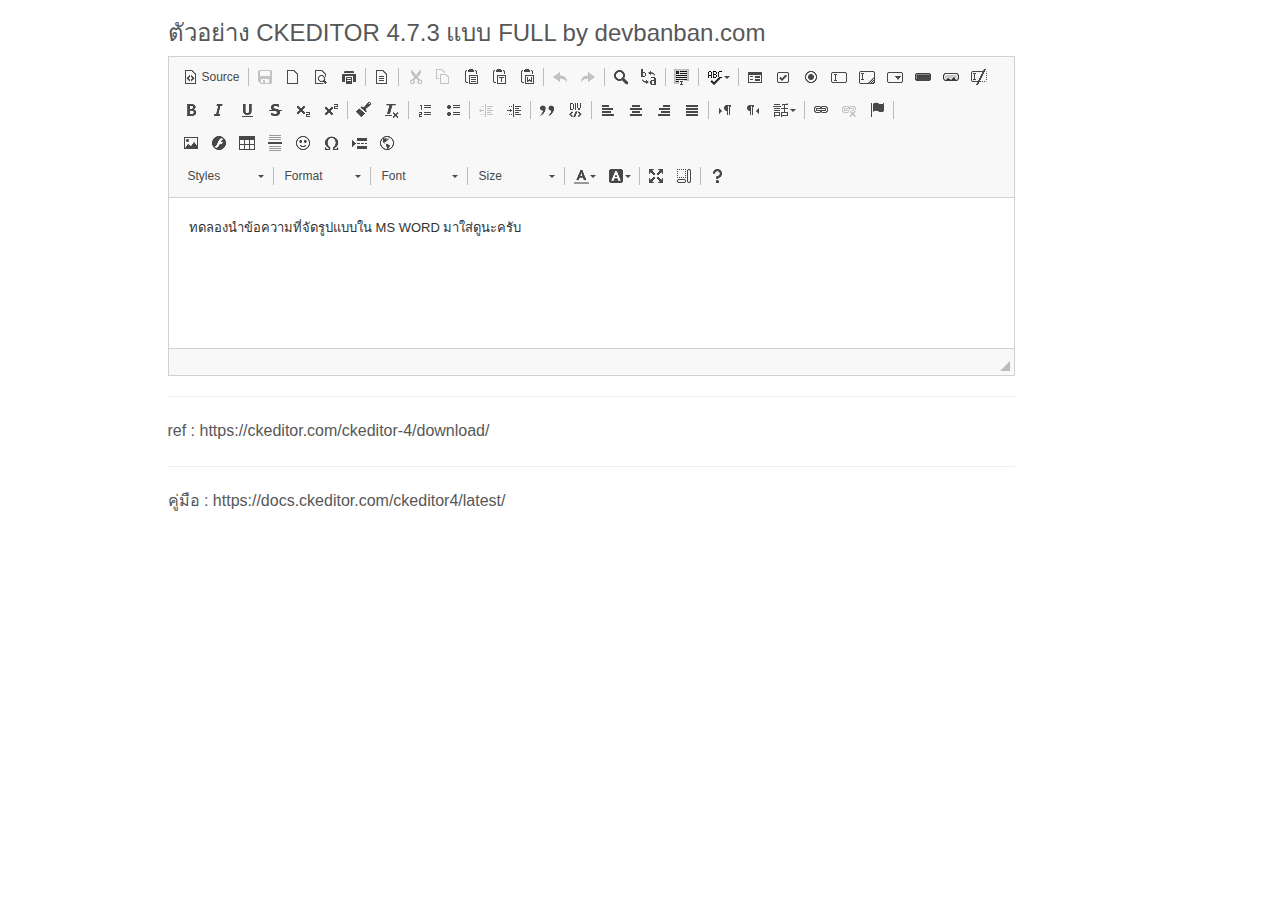
<file: ckeditor/index.html>
<!DOCTYPE html>
<html>
<head>
	<meta charset="utf-8">
	<title>devbanban.com </title>
	<link rel="stylesheet" href="https://maxcdn.bootstrapcdn.com/bootstrap/3.3.7/css/bootstrap.min.css" integrity="sha384-BVYiiSIFeK1dGmJRAkycuHAHRg32OmUcww7on3RYdg4Va+PmSTsz/K68vbdEjh4u" crossorigin="anonymous">
	<script src="ckeditor.js"></script>
	<script src="samples/js/sample.js"></script>
	<link rel="stylesheet" href="samples/css/samples.css">
	<link rel="stylesheet" href="samples/toolbarconfigurator/lib/codemirror/neo.css">
</head>
<body>
<div class="container">
		<div class="row">
				<div class="col-md-1"></div>
				<div class="col-md-9">
	<h3>ตัวอย่าง CKEDITOR 4.7.3 แบบ FULL  by devbanban.com </h3>

				<textarea name="content" id="editor" cols="69" rows="4">ทดลองนำข้อความที่จัดรูปแบบใน MS WORD มาใส่ดูนะครับ</textarea>
				<hr />
ref : https://ckeditor.com/ckeditor-4/download/
				<hr />
				คู่มือ :  https://docs.ckeditor.com/ckeditor4/latest/
			</div>
	</div>
</div>


</body>
</html>
<script>
	initSample();
</script>
</file>
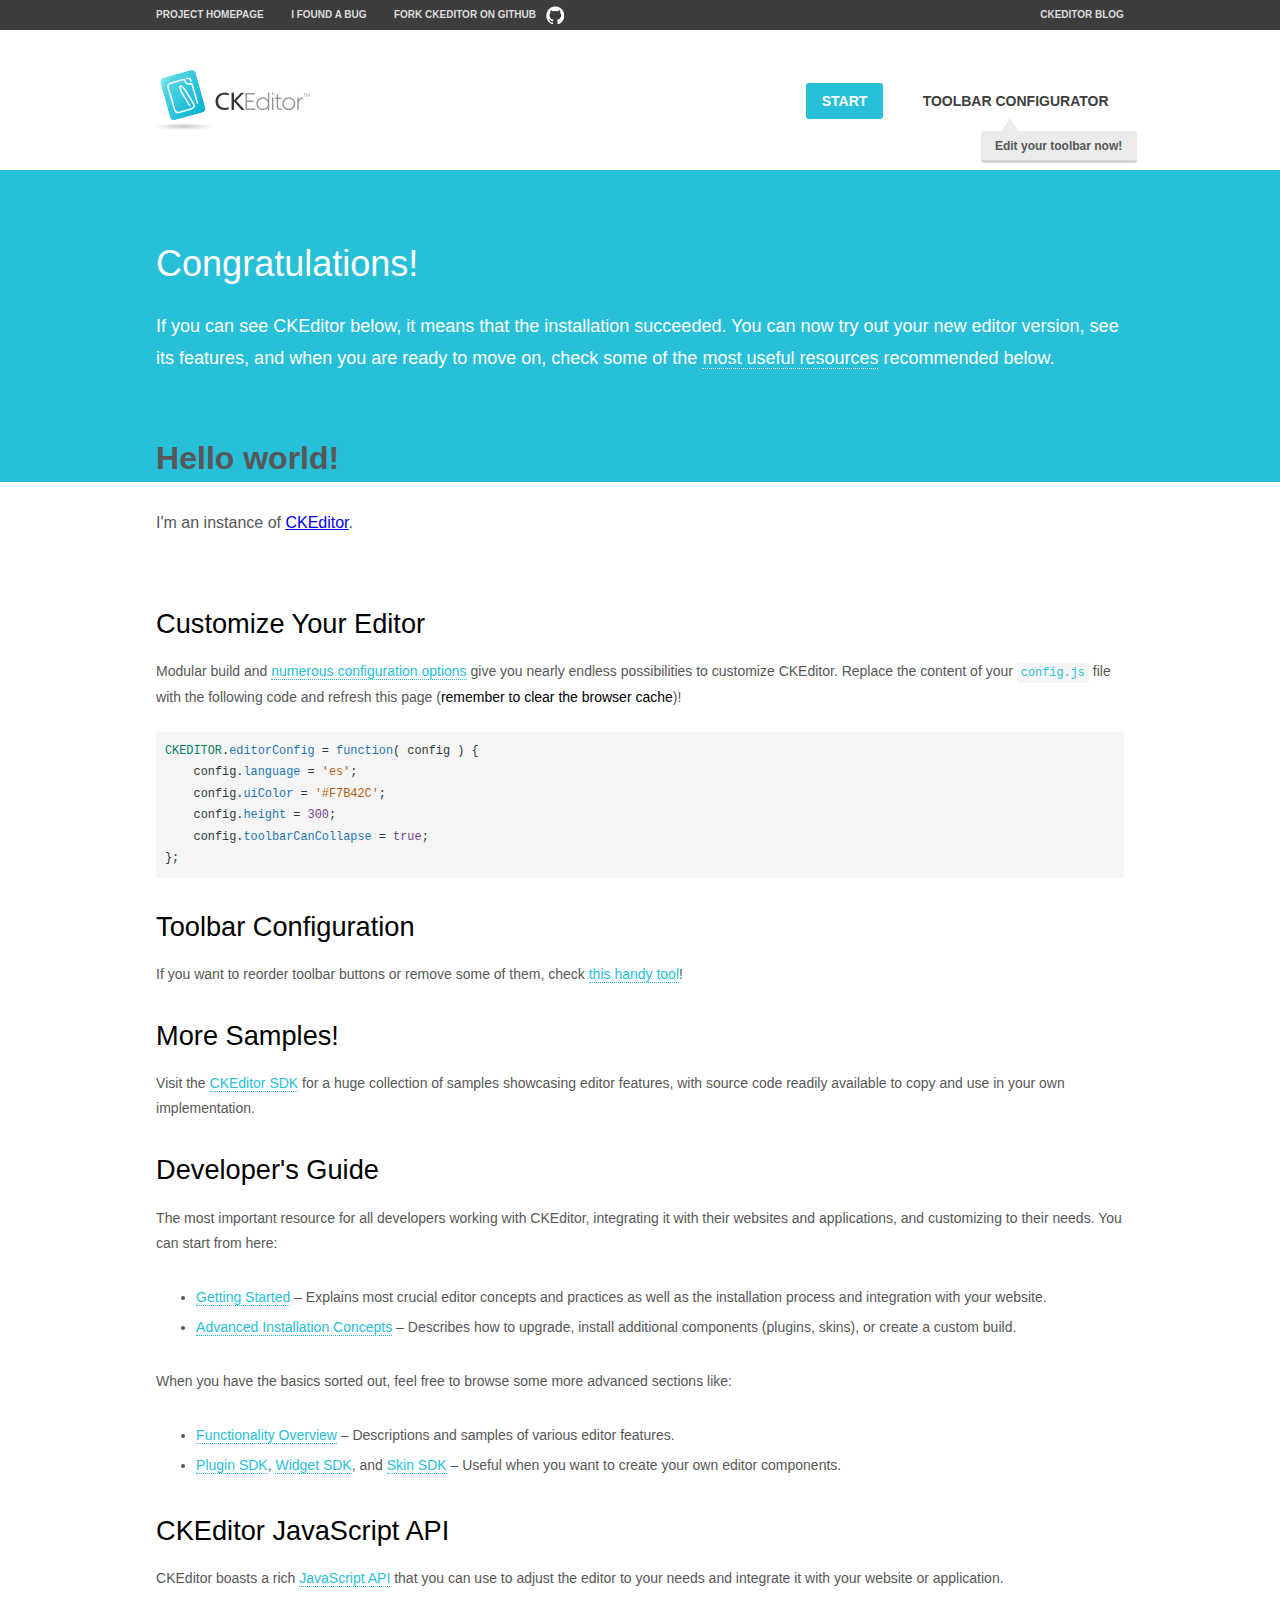
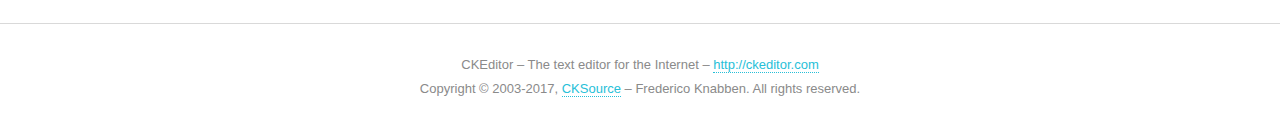
<file: ckeditor/samples/index.html>
<!DOCTYPE html>
<!--
Copyright (c) 2003-2017, CKSource - Frederico Knabben. All rights reserved.
For licensing, see LICENSE.md or http://ckeditor.com/license
-->
<html>
<head>
	<meta charset="utf-8">
	<title>CKEditor Sample</title>
	<script src="../ckeditor.js"></script>
	<script src="js/sample.js"></script>
	<link rel="stylesheet" href="css/samples.css">
	<link rel="stylesheet" href="toolbarconfigurator/lib/codemirror/neo.css">
</head>
<body id="main">

<nav class="navigation-a">
	<div class="grid-container">
		<ul class="navigation-a-left grid-width-70">
			<li><a href="http://ckeditor.com">Project Homepage</a></li>
			<li><a href="https://github.com/ckeditor/ckeditor-dev/issues">I found a bug</a></li>
			<li><a href="http://github.com/ckeditor/ckeditor-dev" class="icon-pos-right icon-navigation-a-github">Fork CKEditor on GitHub</a></li>
		</ul>
		<ul class="navigation-a-right grid-width-30">
			<li><a href="http://ckeditor.com/blog-list">CKEditor Blog</a></li>
		</ul>
	</div>
</nav>

<header class="header-a">
	<div class="grid-container">
		<h1 class="header-a-logo grid-width-30">
			<a href="index.html"><img src="img/logo.png" alt="CKEditor Sample"></a>
		</h1>

		<nav class="navigation-b grid-width-70">
			<ul>
				<li><a href="index.html" class="button-a button-a-background">Start</a></li>
				<li><a href="toolbarconfigurator/index.html" class="button-a">Toolbar configurator <span class="balloon-a balloon-a-nw">Edit your toolbar now!</span></a></li>
			</ul>
		</nav>
	</div>
</header>

<main>
	<div class="adjoined-top">
		<div class="grid-container">
			<div class="content grid-width-100">
				<h1>Congratulations!</h1>
				<p>
					If you can see CKEditor below, it means that the installation succeeded.
					You can now try out your new editor version, see its features, and when you are ready to move on, check some of the <a href="#sample-customize">most useful resources</a> recommended below.
				</p>
			</div>
		</div>
	</div>
	<div class="adjoined-bottom">
		<div class="grid-container">
			<div class="grid-width-100">
				<div id="editor1">
					<h1>Hello world!</h1>
					<p>I'm an instance of <a href="http://ckeditor.com">CKEditor</a>.</p>
				</div>
			</div>
		</div>
	</div>

	<div class="grid-container">
		<div class="content grid-width-100">
			<section id="sample-customize">
				<h2>Customize Your Editor</h2>
				<p>Modular build and <a href="http://docs.ckeditor.com/#!/guide/dev_configuration">numerous configuration options</a> give you nearly endless possibilities to customize CKEditor. Replace the content of your <code><a href="../config.js">config.js</a></code> file with the following code and refresh this page (<strong>remember to clear the browser cache</strong>)!</p>
		<pre class="cm-s-neo CodeMirror"><code><span style="padding-right: 0.1px;"><span class="cm-variable">CKEDITOR</span>.<span class="cm-property">editorConfig</span> <span class="cm-operator">=</span> <span class="cm-keyword">function</span>( <span class="cm-def">config</span> ) {</span>
<span style="padding-right: 0.1px;"><span class="cm-tab">	</span><span class="cm-variable-2">config</span>.<span class="cm-property">language</span> <span class="cm-operator">=</span> <span class="cm-string">'es'</span>;</span>
<span style="padding-right: 0.1px;"><span class="cm-tab">	</span><span class="cm-variable-2">config</span>.<span class="cm-property">uiColor</span> <span class="cm-operator">=</span> <span class="cm-string">'#F7B42C'</span>;</span>
<span style="padding-right: 0.1px;"><span class="cm-tab">	</span><span class="cm-variable-2">config</span>.<span class="cm-property">height</span> <span class="cm-operator">=</span> <span class="cm-number">300</span>;</span>
<span style="padding-right: 0.1px;"><span class="cm-tab">	</span><span class="cm-variable-2">config</span>.<span class="cm-property">toolbarCanCollapse</span> <span class="cm-operator">=</span> <span class="cm-atom">true</span>;</span>
<span style="padding-right: 0.1px;">};</span></code></pre>
			</section>

			<section>
				<h2>Toolbar Configuration</h2>
				<p>If you want to reorder toolbar buttons or remove some of them, check <a href="toolbarconfigurator/index.html">this handy tool</a>!</p>
			</section>

			<section>
				<h2>More Samples!</h2>
				<p>Visit the <a href="http://sdk.ckeditor.com">CKEditor SDK</a> for a huge collection of samples showcasing editor features, with source code readily available to copy and use in your own implementation.</p>
			</section>

			<section>
				<h2>Developer's Guide</h2>
				<p>The most important resource for all developers working with CKEditor, integrating it with their websites and applications, and customizing to their needs. You can start from here:</p>
				<ul>
					<li><a href="http://docs.ckeditor.com/#!/guide/dev_installation">Getting Started</a> &ndash; Explains most crucial editor concepts and practices as well as the installation process and integration with your website.</li>
					<li><a href="http://docs.ckeditor.com/#!/guide/dev_advanced_installation">Advanced Installation Concepts</a> &ndash; Describes how to upgrade, install additional components (plugins, skins), or create a custom build.</li>
				</ul>
					<p>When you have the basics sorted out, feel free to browse some more advanced sections like:</p>
				<ul>
					<li><a href="http://docs.ckeditor.com/#!/guide/dev_features">Functionality Overview</a> &ndash; Descriptions and samples of various editor features.</li>
					<li><a href="http://docs.ckeditor.com/#!/guide/plugin_sdk_intro">Plugin SDK</a>, <a href="http://docs.ckeditor.com/#!/guide/widget_sdk_intro">Widget SDK</a>, and <a href="http://docs.ckeditor.com/#!/guide/skin_sdk_intro">Skin SDK</a> &ndash; Useful when you want to create your own editor components.</li>
				</ul>
			</section>

			<section>
				<h2>CKEditor JavaScript API</h2>
				<p>CKEditor boasts a rich <a href="http://docs.ckeditor.com/#!/api">JavaScript API</a> that you can use to adjust the editor to your needs and integrate it with your website or application.</p>
			</section>
		</div>
	</div>
</main>

<footer class="footer-a grid-container">
	<div class="grid-container">
		<p class="grid-width-100">
			CKEditor &ndash; The text editor for the Internet &ndash; <a class="samples" href="http://ckeditor.com/">http://ckeditor.com</a>
		</p>
		<p class="grid-width-100" id="copy">
			Copyright &copy; 2003-2017, <a class="samples" href="http://cksource.com/">CKSource</a> &ndash; Frederico Knabben. All rights reserved.
		</p>
	</div>
</footer>
<script>
	initSample();
</script>

</body>
</html>
</file>
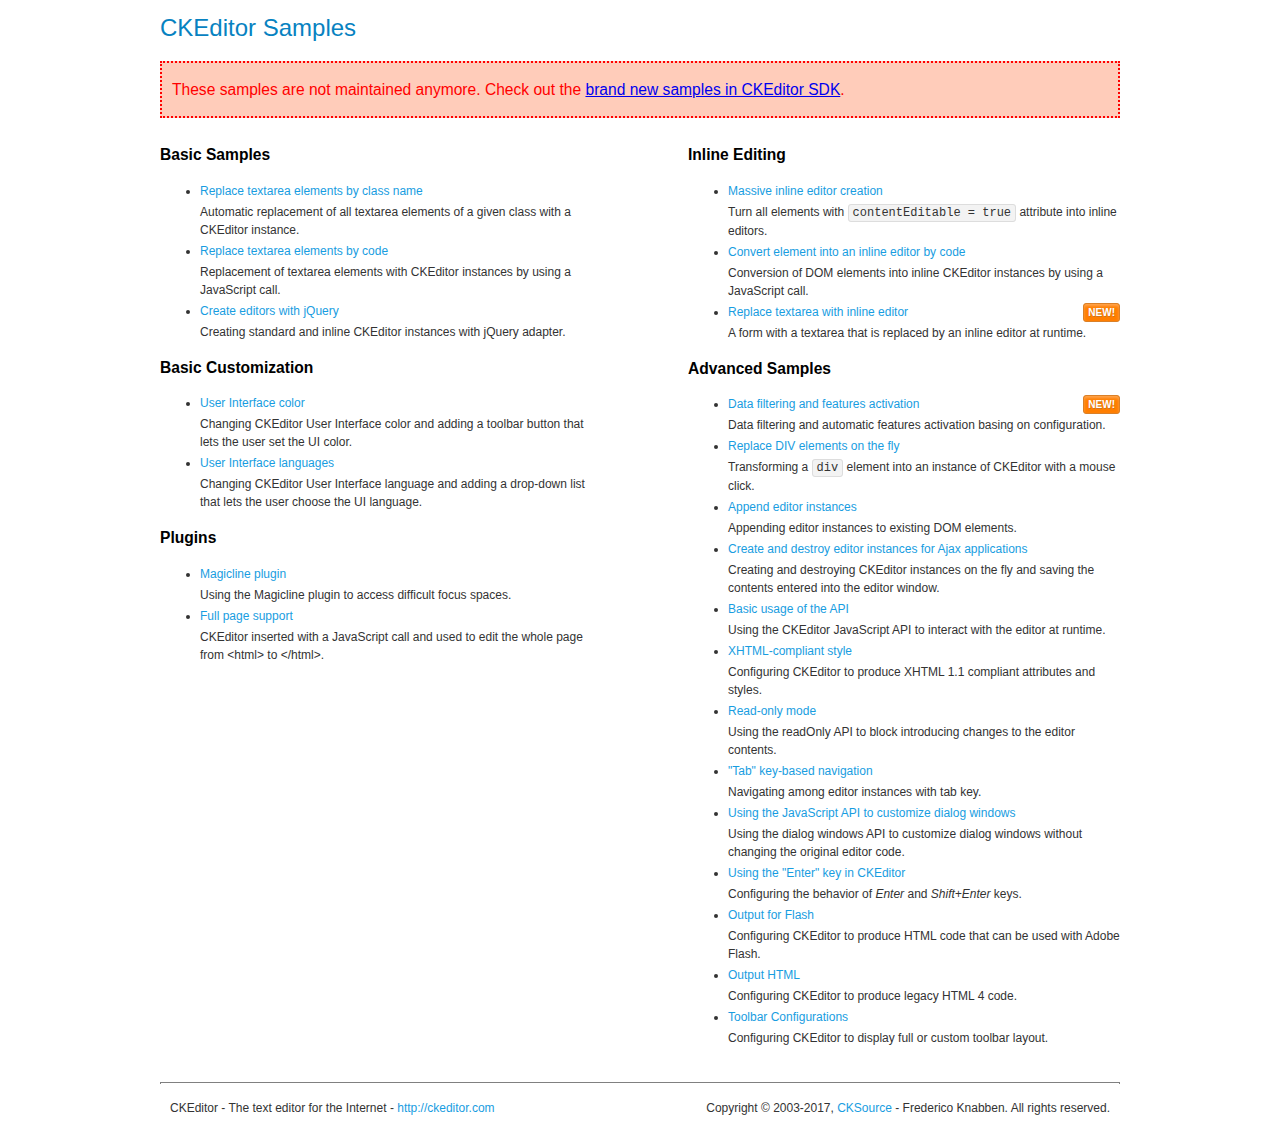
<file: ckeditor/samples/old/index.html>
<!DOCTYPE html>
<!--
Copyright (c) 2003-2017, CKSource - Frederico Knabben. All rights reserved.
For licensing, see LICENSE.md or http://ckeditor.com/license
-->
<html>
<head>
	<meta charset="utf-8">
	<title>CKEditor Samples</title>
	<link rel="stylesheet" href="sample.css">
</head>
<body>
	<h1 class="samples">
		CKEditor Samples
	</h1>
	<div class="warning deprecated">
		These samples are not maintained anymore. Check out the <a href="http://sdk.ckeditor.com/">brand new samples in CKEditor SDK</a>.
	</div>
	<div class="twoColumns">
		<div class="twoColumnsLeft">
			<h2 class="samples">
				Basic Samples
			</h2>
			<dl class="samples">
				<dt><a class="samples" href="replacebyclass.html">Replace textarea elements by class name</a></dt>
				<dd>Automatic replacement of all textarea elements of a given class with a CKEditor instance.</dd>

				<dt><a class="samples" href="replacebycode.html">Replace textarea elements by code</a></dt>
				<dd>Replacement of textarea elements with CKEditor instances by using a JavaScript call.</dd>

				<dt><a class="samples" href="jquery.html">Create editors with jQuery</a></dt>
				<dd>Creating standard and inline CKEditor instances with jQuery adapter.</dd>
			</dl>

			<h2 class="samples">
				Basic Customization
			</h2>
			<dl class="samples">
				<dt><a class="samples" href="uicolor.html">User Interface color</a></dt>
				<dd>Changing CKEditor User Interface color and adding a toolbar button that lets the user set the UI color.</dd>

				<dt><a class="samples" href="uilanguages.html">User Interface languages</a></dt>
				<dd>Changing CKEditor User Interface language and adding a drop-down list that lets the user choose the UI language.</dd>
			</dl>


			<h2 class="samples">Plugins</h2>
<dl class="samples">
<dt><a class="samples" href="magicline/magicline.html">Magicline plugin</a></dt>
<dd>Using the Magicline plugin to access difficult focus spaces.</dd>

<dt><a class="samples" href="wysiwygarea/fullpage.html">Full page support</a></dt>
<dd>CKEditor inserted with a JavaScript call and used to edit the whole page from &lt;html&gt; to &lt;/html&gt;.</dd>
</dl>
		</div>
		<div class="twoColumnsRight">
			<h2 class="samples">
				Inline Editing
			</h2>
			<dl class="samples">
				<dt><a class="samples" href="inlineall.html">Massive inline editor creation</a></dt>
				<dd>Turn all elements with <code>contentEditable = true</code> attribute into inline editors.</dd>

				<dt><a class="samples" href="inlinebycode.html">Convert element into an inline editor by code</a></dt>
				<dd>Conversion of DOM elements into inline CKEditor instances by using a JavaScript call.</dd>

				<dt><a class="samples" href="inlinetextarea.html">Replace textarea with inline editor</a> <span class="new">New!</span></dt>
				<dd>A form with a textarea that is replaced by an inline editor at runtime.</dd>

				
			</dl>

			<h2 class="samples">
				Advanced Samples
			</h2>
			<dl class="samples">
				<dt><a class="samples" href="datafiltering.html">Data filtering and features activation</a> <span class="new">New!</span></dt>
				<dd>Data filtering and automatic features activation basing on configuration.</dd>

				<dt><a class="samples" href="divreplace.html">Replace DIV elements on the fly</a></dt>
				<dd>Transforming a <code>div</code> element into an instance of CKEditor with a mouse click.</dd>

				<dt><a class="samples" href="appendto.html">Append editor instances</a></dt>
				<dd>Appending editor instances to existing DOM elements.</dd>

				<dt><a class="samples" href="ajax.html">Create and destroy editor instances for Ajax applications</a></dt>
				<dd>Creating and destroying CKEditor instances on the fly and saving the contents entered into the editor window.</dd>

				<dt><a class="samples" href="api.html">Basic usage of the API</a></dt>
				<dd>Using the CKEditor JavaScript API to interact with the editor at runtime.</dd>

				<dt><a class="samples" href="xhtmlstyle.html">XHTML-compliant style</a></dt>
				<dd>Configuring CKEditor to produce XHTML 1.1 compliant attributes and styles.</dd>

				<dt><a class="samples" href="readonly.html">Read-only mode</a></dt>
				<dd>Using the readOnly API to block introducing changes to the editor contents.</dd>

				<dt><a class="samples" href="tabindex.html">"Tab" key-based navigation</a></dt>
				<dd>Navigating among editor instances with tab key.</dd>


				
<dt><a class="samples" href="dialog/dialog.html">Using the JavaScript API to customize dialog windows</a></dt>
<dd>Using the dialog windows API to customize dialog windows without changing the original editor code.</dd>

<dt><a class="samples" href="enterkey/enterkey.html">Using the &quot;Enter&quot; key in CKEditor</a></dt>
<dd>Configuring the behavior of <em>Enter</em> and <em>Shift+Enter</em> keys.</dd>

<dt><a class="samples" href="htmlwriter/outputforflash.html">Output for Flash</a></dt>
<dd>Configuring CKEditor to produce HTML code that can be used with Adobe Flash.</dd>

<dt><a class="samples" href="htmlwriter/outputhtml.html">Output HTML</a></dt>
<dd>Configuring CKEditor to produce legacy HTML 4 code.</dd>

<dt><a class="samples" href="toolbar/toolbar.html">Toolbar Configurations</a></dt>
<dd>Configuring CKEditor to display full or custom toolbar layout.</dd>

			</dl>
		</div>
	</div>
	<div id="footer">
		<hr>
		<p>
			CKEditor - The text editor for the Internet - <a class="samples" href="http://ckeditor.com/">http://ckeditor.com</a>
		</p>
		<p id="copy">
			Copyright &copy; 2003-2017, <a class="samples" href="http://cksource.com/">CKSource</a> - Frederico Knabben. All rights reserved.
		</p>
	</div>
</body>
</html>
</file>
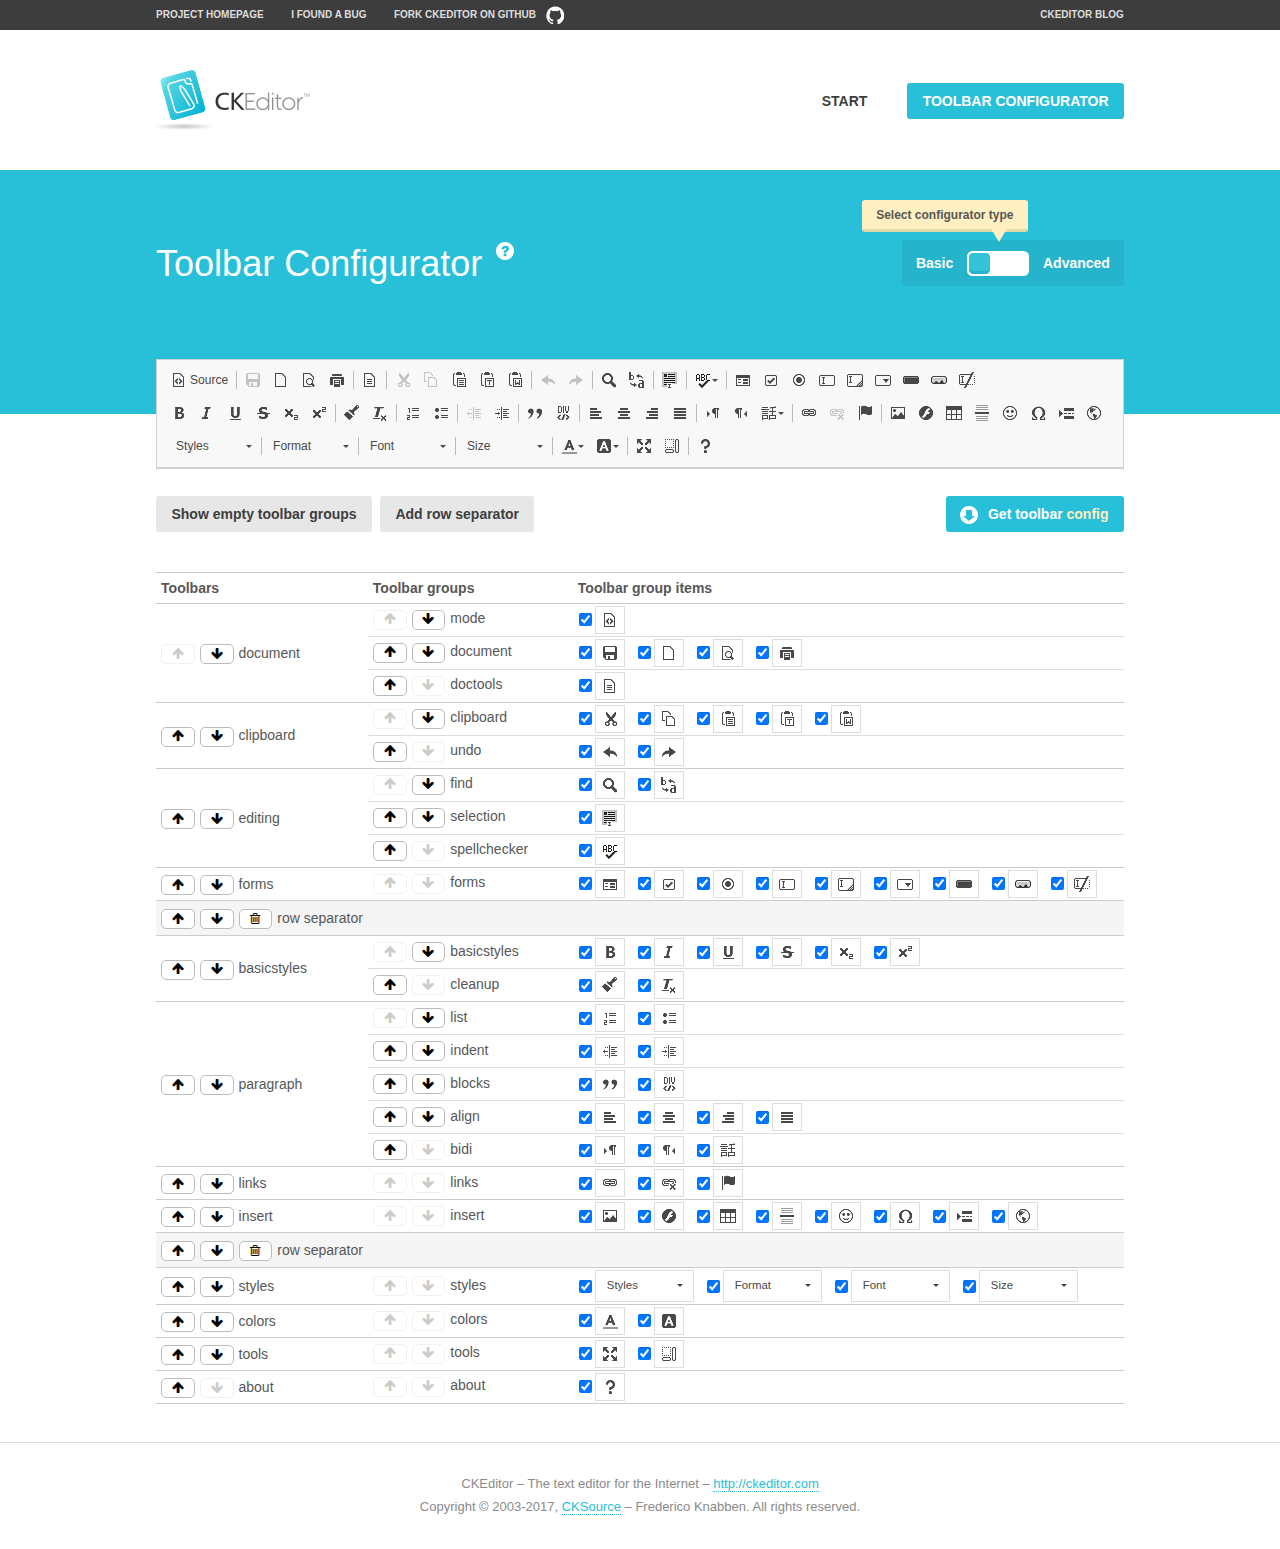
<file: ckeditor/samples/toolbarconfigurator/index.html>
<!DOCTYPE html>
<!--
Copyright (c) 2003-2017, CKSource - Frederico Knabben. All rights reserved.
For licensing, see LICENSE.md or http://ckeditor.com/license
-->
<!--[if IE 8]><html class="ie8"><![endif]-->
<!--[if gt IE 8]><html><![endif]-->
<!--[if !IE]><!--><html><!--<![endif]-->
<head>
	<meta charset="utf-8">
	<title>Toolbar Configurator</title>
	<script src="../../ckeditor.js"></script>
	<script>
		if ( CKEDITOR.env.ie && CKEDITOR.env.version < 9 )
			CKEDITOR.tools.enableHtml5Elements( document );
	</script>
	<link rel="stylesheet" href="lib/codemirror/codemirror.css">
	<link rel="stylesheet" href="lib/codemirror/show-hint.css">
	<link rel="stylesheet" href="lib/codemirror/neo.css">
	<link rel="stylesheet" href="css/fontello.css">
	<link rel="stylesheet" href="../css/samples.css">
</head>
<body id="toolbar">

<nav class="navigation-a">
	<div class="grid-container">
		<ul class="navigation-a-left grid-width-70">
			<li><a href="http://ckeditor.com">Project Homepage</a></li>
			<li><a href="https://github.com/ckeditor/ckeditor-dev/issues">I found a bug</a></li>
			<li><a href="http://github.com/ckeditor/ckeditor-dev" class="icon-pos-right icon-navigation-a-github">Fork CKEditor on GitHub</a></li>
		</ul>
		<ul class="navigation-a-right grid-width-30">
			<li><a href="http://ckeditor.com/blog-list">CKEditor Blog</a></li>
		</ul>
	</div>
</nav>

<header class="header-a">
	<div class="grid-container">
		<h1 class="header-a-logo grid-width-30">
			<a href="../index.html"><img src="../img/logo.png" alt="CKEditor Logo"></a>
		</h1>
		<nav class="navigation-b grid-width-70">
			<ul>
				<li><a href="../index.html"  class="button-a">Start</a></li>
				<li><a href="index.html"  class="button-a button-a-background">Toolbar configurator</a></li>
			</ul>
		</nav>
	</div>
</header>

<main>
	<div class="adjoined-top">
		<div class="grid-container">
			<div class="content grid-width-100">
				<div class="grid-container-nested">
					<h1 class="grid-width-60">
						Toolbar Configurator
						<a href="#help-content" type="button" title="Configurator help" id="help" class="button-a button-a-background button-a-no-text icon-pos-left icon-question-mark">Help</a>
					</h1>

					<div class="grid-width-40 grid-switch-magic">
						<div class="switch">
							<span class="balloon-a balloon-a-se">Select configurator type</span>
							<input type="radio" name="radio" data-num="1" id="radio-basic" />
							<input type="radio" name="radio" data-num="2" id="radio-advanced" />
							<label data-for="1" for="radio-basic">Basic</label>
							<span class="switch-inner">
								<span class="handler"></span>
							</span>
							<label data-for="2" for="radio-advanced">Advanced</label>
						</div>
					</div>
				</div>
			</div>
		</div>
	</div>
	<div class="adjoined-bottom">
		<div class="grid-container">
			<div class="grid-width-100">
				<div class="editors-container">
					<div id="editor-basic"></div>
					<div id="editor-advanced"></div>
				</div>
			</div>
		</div>
	</div>

	<div class="grid-container configurator">
		<div class="content grid-width-100">
			<div class="configurator">
				<div>
					<div id="toolbarModifierWrapper"></div>
				</div>
			</div>
		</div>
	</div>

	<div id="help-content">
		<div class="grid-container">
			<div class="grid-width-100">
				<h2>What Am I Doing Here?</h2>

				<div class="grid-container grid-container-nested">
					<div class="basic">
						<div class="grid-width-50">
							<p>Arrange <a href="http://docs.ckeditor.com/#!/api/CKEDITOR.config-cfg-toolbarGroups">toolbar groups</a>, toggle <a href="http://docs.ckeditor.com/#!/api/CKEDITOR.config-cfg-removeButtons">button visibility</a> according to your needs and get your toolbar configuration.</p>
							<p>You can replace the content of the <a href="../../config.js"><code>config.js</code></a> file with the generated configuration. If you already set some configuration options you will need to merge both configurations.</p>
						</div>
						<div class="grid-width-50">
							<p>Read more about different ways of <a href="http://docs.ckeditor.com/#!/guide/dev_configuration">setting configuration</a> and do not forget about <strong>clearing browser cache</strong>.</p>
							<p>Arranging toolbar groups is the recommended way of configuring the toolbar, but if you need more freedom you can use the <a href="#advanced">advanced configurator</a>.</p>
						</div>
					</div>
					<div class="advanced" style="display: none;">
						<div class="grid-width-50">
							<p>With this code editor you can edit your <a href="http://docs.ckeditor.com/#!/api/CKEDITOR.config-cfg-toolbar">toolbar configuration</a> live.</p>
							<p>You can replace the content of the <a href="../../config.js"><code>config.js</code></a> file with the generated configuration. If you already set some configuration options you will need to merge both configurations.</p>
						</div>
						<div class="grid-width-50">
							<p>Read more about different ways of <a href="http://docs.ckeditor.com/#!/guide/dev_configuration">setting configuration</a> and do not forget about <strong>clearing browser cache</strong>.</p>
						</div>
					</div>
				</div>

				<p class="grid-container grid-container-nested">
					<button type="button" class="help-content-close grid-width-100 button-a button-a-background">Got it. Let's play!</button>
				</p>
			</div>
		</div>
	</div>
</main>

<footer class="footer-a grid-container">
	<p class="grid-width-100">
		CKEditor &ndash; The text editor for the Internet &ndash; <a class="samples" href="http://ckeditor.com/">http://ckeditor.com</a>
	</p>
	<p class="grid-width-100" id="copy">
		Copyright &copy; 2003-2017, <a class="samples" href="http://cksource.com/">CKSource</a> &ndash; Frederico Knabben. All rights reserved.
	</p>
</footer>

<script src="lib/codemirror/codemirror.js"></script>
<script src="lib/codemirror/javascript.js"></script>
<script src="lib/codemirror/show-hint.js"></script>

<script src="js/fulltoolbareditor.js"></script>
<script src="js/abstracttoolbarmodifier.js"></script>
<script src="js/toolbarmodifier.js"></script>
<script src="js/toolbartextmodifier.js"></script>
<script src="../js/sf.js"></script>

<script>
	( function() {
		'use strict';

		var mode = ( window.location.hash.substr( 1 ) === 'advanced' ) ? 'advanced' : 'basic',
			configuratorSection = CKEDITOR.document.findOne( 'main > .grid-container.configurator' ),
			basicInstruction = CKEDITOR.document.findOne( '#help-content .basic' ),
			advancedInstruction = CKEDITOR.document.findOne( '#help-content .advanced' ),

			// Configurator mode switcher.
			modeSwitchBasic = CKEDITOR.document.getById( 'radio-basic' ),
			modeSwitchAdvanced = CKEDITOR.document.getById( 'radio-advanced' );

		// Initial setup
		function updateSwitcher() {
			if ( mode === 'advanced' ) {
				modeSwitchAdvanced.$.checked = true;
			} else {
				modeSwitchBasic.$.checked = true;
			}
		}

		updateSwitcher();

		CKEDITOR.document.getWindow().on( 'hashchange', function( e ) {
			var hash = window.location.hash.substr( 1 );
			if ( !( hash === 'advanced' || hash === 'basic' ) ) {
				return;
			}
			mode = hash;
			onToolbarsDone( mode );
		} );

		CKEDITOR.document.getWindow().on( 'resize', function() {
			updateToolbar( ( mode === 'basic' ? toolbarModifier : toolbarTextModifier )[ 'editorInstance' ] );
		} );

		function onRefresh( modifier ) {
			modifier = modifier || this;

			if ( mode === 'basic' && modifier instanceof ToolbarConfigurator.ToolbarTextModifier ) {
				return;
			}

			// CodeMirror container becomes visible, so we need to refresh and to avoid rendering problems.
			if ( mode === 'advanced' && modifier instanceof ToolbarConfigurator.ToolbarTextModifier ) {
				modifier.codeContainer.refresh();
			}

			updateToolbar( modifier.editorInstance );
		}

		function updateToolbar( editor ) {
			var editorContainer = editor.container;

			// Not always editor is loaded.
			if ( !editorContainer ) {
				return;
			}

			var displayStyle = editorContainer.getStyle( 'display' );

			editorContainer.setStyle( 'display', 'block' );

			var newHeight = editorContainer.getSize( 'height' );

			var newMarginTop = parseInt( editorContainer.getComputedStyle( 'margin-top' ), 10 );
			newMarginTop = ( isNaN( newMarginTop ) ? 0 : Number( newMarginTop ) );

			var newMarginBottom = parseInt( editorContainer.getComputedStyle( 'margin-bottom' ), 10 );
			newMarginBottom = ( isNaN( newMarginBottom ) ? 0 : Number( newMarginBottom ) );

			var result = newHeight + newMarginTop + newMarginBottom;

			editorContainer.setStyle( 'display', displayStyle );

			editor.container.getAscendant( 'div' ).setStyle( 'height', result + 'px' );
		}

		var toolbarModifier = new ToolbarConfigurator.ToolbarModifier( 'editor-basic' );

		var done = 0;
		toolbarModifier.init( onToolbarInit );
		toolbarModifier.onRefresh = onRefresh;

		CKEDITOR.document.getById( 'toolbarModifierWrapper' ).append( toolbarModifier.mainContainer );

		var toolbarTextModifier = new ToolbarConfigurator.ToolbarTextModifier( 'editor-advanced' );
		toolbarTextModifier.init( onToolbarInit );
		toolbarTextModifier.onRefresh = onRefresh;

		function onToolbarInit() {
			if ( ++done === 2 ) {
				onToolbarsDone();

				positionSticky.watch( CKEDITOR.document.findOne( '.toolbar' ), function() {
					return mode === 'advanced';
				} );
			}
		}

		function onToolbarsDone() {
			if ( mode === 'basic' ) {
				toggleModeBasic( false );
			} else {
				toggleModeAdvanced( false );
			}

			updateSwitcher();

			setTimeout( function() {
				CKEDITOR.document.findOne( '.editors-container' ).addClass( 'active' );
				CKEDITOR.document.findOne( '#toolbarModifierWrapper' ).addClass( 'active' );
			}, 200 );
		}

		CKEDITOR.document.getById( 'toolbarModifierWrapper' ).append( toolbarTextModifier.mainContainer );

		function toogleModeSwitch( onElement, offElement, onModifier, offModifier ) {
			onElement.addClass( 'fancy-button-active' );
			offElement.removeClass( 'fancy-button-active' );

			onModifier.showUI();
			offModifier.hideUI();
		}

		function toggleModeBasic( callOnRefresh ) {
			callOnRefresh = ( callOnRefresh !== false );
			mode = 'basic';
			window.location.hash = '#basic';
			toogleModeSwitch( modeSwitchBasic, modeSwitchAdvanced, toolbarModifier, toolbarTextModifier );

			configuratorSection.removeClass( 'freed-width' );
			basicInstruction.show();
			advancedInstruction.hide();

			callOnRefresh && onRefresh( toolbarModifier );
		}

		function toggleModeAdvanced( callOnRefresh ) {
			callOnRefresh = ( callOnRefresh !== false );
			mode = 'advanced';
			window.location.hash = '#advanced';
			toogleModeSwitch( modeSwitchAdvanced, modeSwitchBasic, toolbarTextModifier, toolbarModifier );

			configuratorSection.addClass( 'freed-width' );
			advancedInstruction.show();
			basicInstruction.hide();

			callOnRefresh && onRefresh( toolbarTextModifier );
		}

		modeSwitchBasic.on( 'click', toggleModeBasic );
		modeSwitchAdvanced.on( 'click', toggleModeAdvanced );

		//
		// Position:sticky for the toolbar.
		//

		// Will make elements behave like they were styled with position:sticky.
		var positionSticky = {
			// Store object: {
			// 		element: CKEDITOR.dom.element, // Element which will float.
			// 		placeholder: CKEDITOR.dom.element, // Placeholder which is place to prevent page bounce.
			// 		isFixed: boolean // Whether element float now.
			// }
			watched: [],

			active: [],

			staticContainer: null,

			init: function() {
				var element = CKEDITOR.dom.element.createFromHtml(
					'<div class="staticContainer">' +
						'<div class="grid-container" >' +
							'<div class="grid-width-100">' +
								'<div class="inner"></div>' +
							'</div>' +
						'</div>' +
					'</div>' );

				this.staticContainer = element.findOne( '.inner' );

				CKEDITOR.document.getBody().append( element );
			},

			watch: function( element, preventFunc ) {
				this.watched.push( {
					element: element,
					placeholder: new CKEDITOR.dom.element( 'div' ),
					isFixed: false,
					preventFunc: preventFunc
				} );
			},

			checkAll: function() {
				for ( var i = 0; i < this.watched.length; i++ ) {
					this.check( this.watched[ i ] );
				}
			},

			check: function( element ) {
				var isFixed = element.isFixed;
				var shouldBeFixed = this.shouldBeFixed( element );

				// Nothing to be done.
				if ( isFixed === shouldBeFixed ) {
					return;
				}

				var placeholder = element.placeholder;

				if ( isFixed ) {
					// Unfixing.

					element.element.insertBefore( placeholder );
					placeholder.remove();

					element.element.removeStyle( 'margin' );

					this.active.splice( CKEDITOR.tools.indexOf( this.active, element ), 1 );

				} else {
					// Fixing.
					placeholder.setStyle( 'width', element.element.getSize( 'width' ) + 'px' );
					placeholder.setStyle( 'height', element.element.getSize( 'height' ) + 'px' );
					placeholder.setStyle( 'margin-bottom', element.element.getComputedStyle( 'margin-bottom' ) );
					placeholder.setStyle( 'display', element.element.getComputedStyle( 'display' ) );
					placeholder.insertAfter( element.element );

					this.staticContainer.append( element.element );

					this.active.push( element );
				}

				element.isFixed = !element.isFixed;
			},

			shouldBeFixed: function( element ) {
				if ( element.preventFunc && element.preventFunc() ) {
					return false;
				}

				// If element is already fixed we are checking it's placeholder.
				var related = ( element.isFixed ? element.placeholder : element.element ),
					clientRect = related.$.getBoundingClientRect(),
					staticHeight = this.staticContainer.getSize('height' ),
					elemHeight = element.element.getSize( 'height' );

				if ( element.isFixed ) {
					return ( clientRect.top + elemHeight < staticHeight );
				} else {
					return ( clientRect.top < staticHeight );
				}
			}
		};

		positionSticky.init();

		CKEDITOR.document.getWindow().on( 'scroll',
			new CKEDITOR.tools.eventsBuffer( 100, positionSticky.checkAll, positionSticky ).input
		);

		// Make the toolbar sticky.
		positionSticky.watch( CKEDITOR.document.findOne( '.editors-container' ) );

		// Help button and help-content.
		( function() {
			var helpButton = CKEDITOR.document.getById( 'help' ),
				helpContent = CKEDITOR.document.getById( 'help-content' );

			// Don't show help button on IE8 because it's unsupported by Pico Modal.
			if ( CKEDITOR.env.ie && CKEDITOR.env.version == 8 ) {
				helpButton.hide();
			} else {
				// Display help modal when the button is clicked.
				helpButton.on( 'click', function( evt ) {
					SF.modal( {
						// Clone modal content from DOM.
						content: helpContent.getHtml(),

						afterCreate: function( modal ) {
							// Enable modal content button to close the modal.
							new CKEDITOR.dom.element( modal.modalElem() ).findOne( '.help-content-close' ).once( 'click', modal.close );
						}
					} ).show();
				} );
			}
		} )();
	} )();
</script>
</body>
</html>
</file>
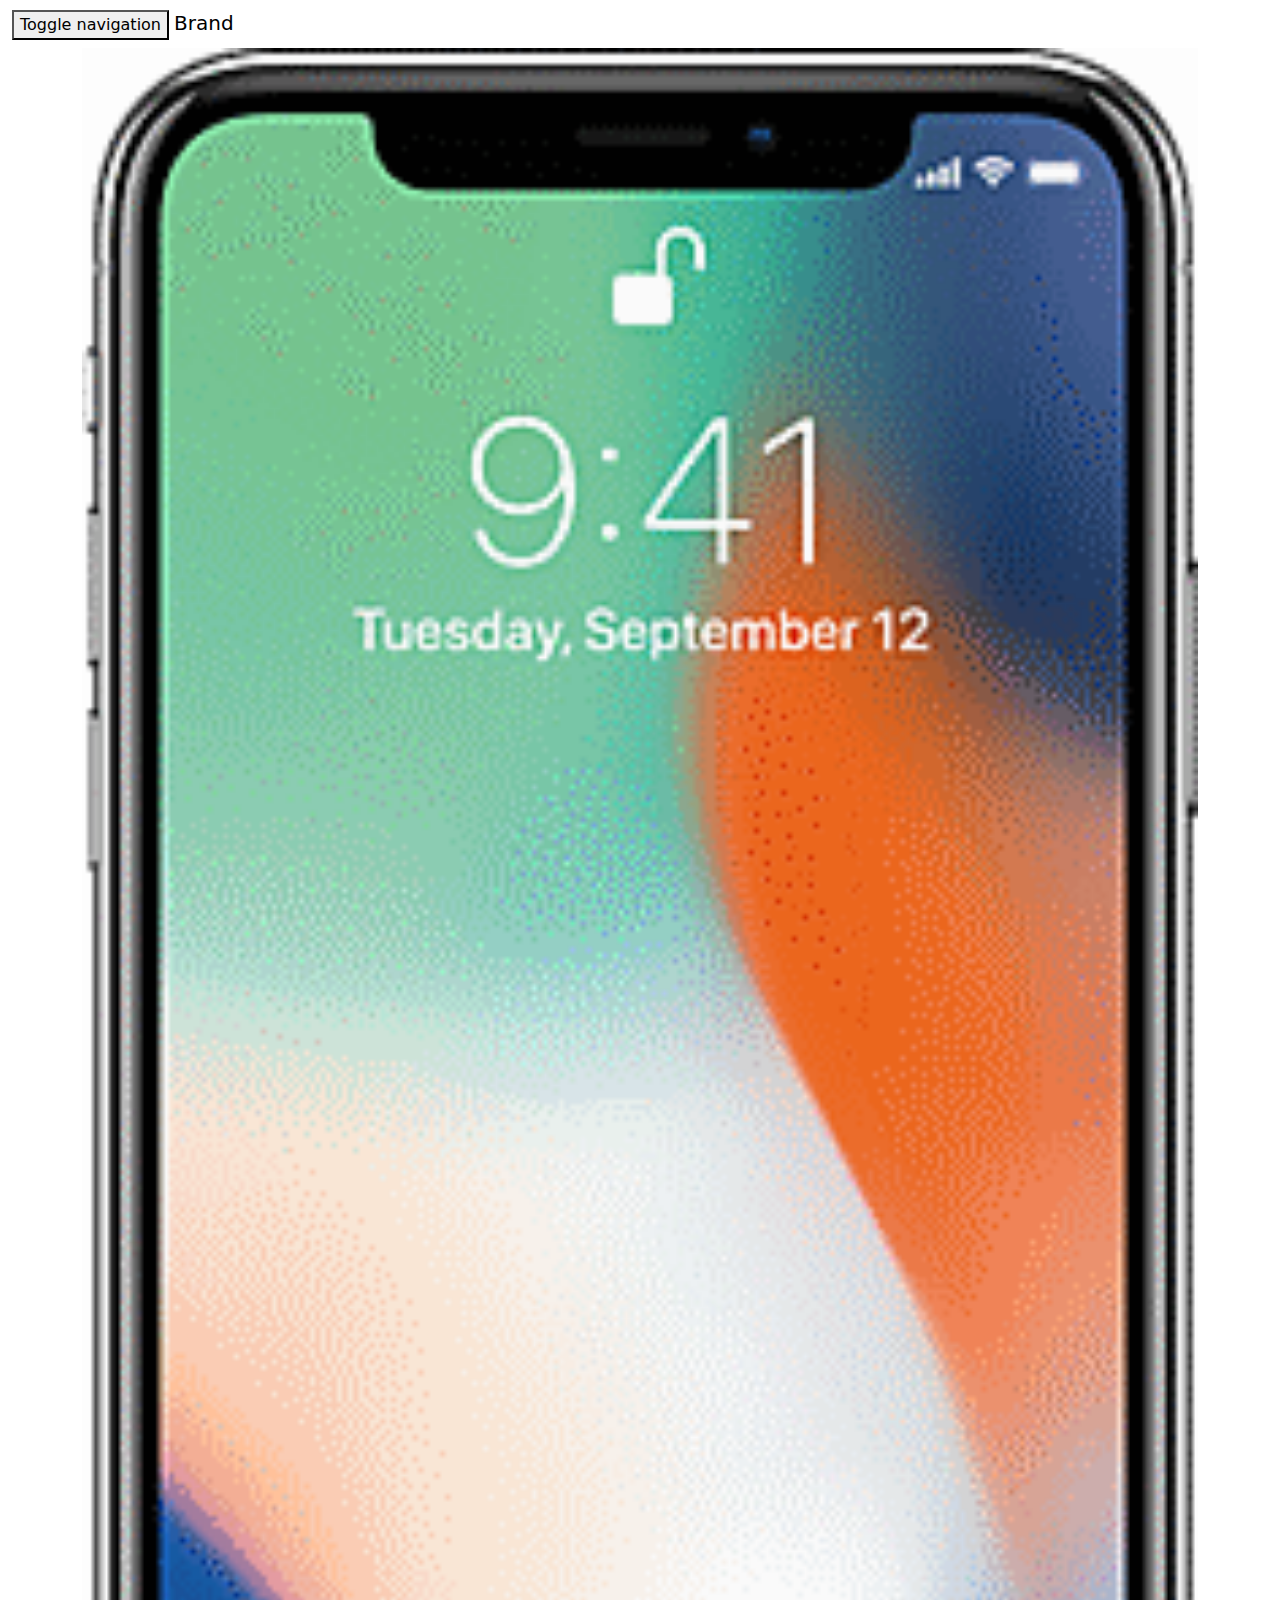
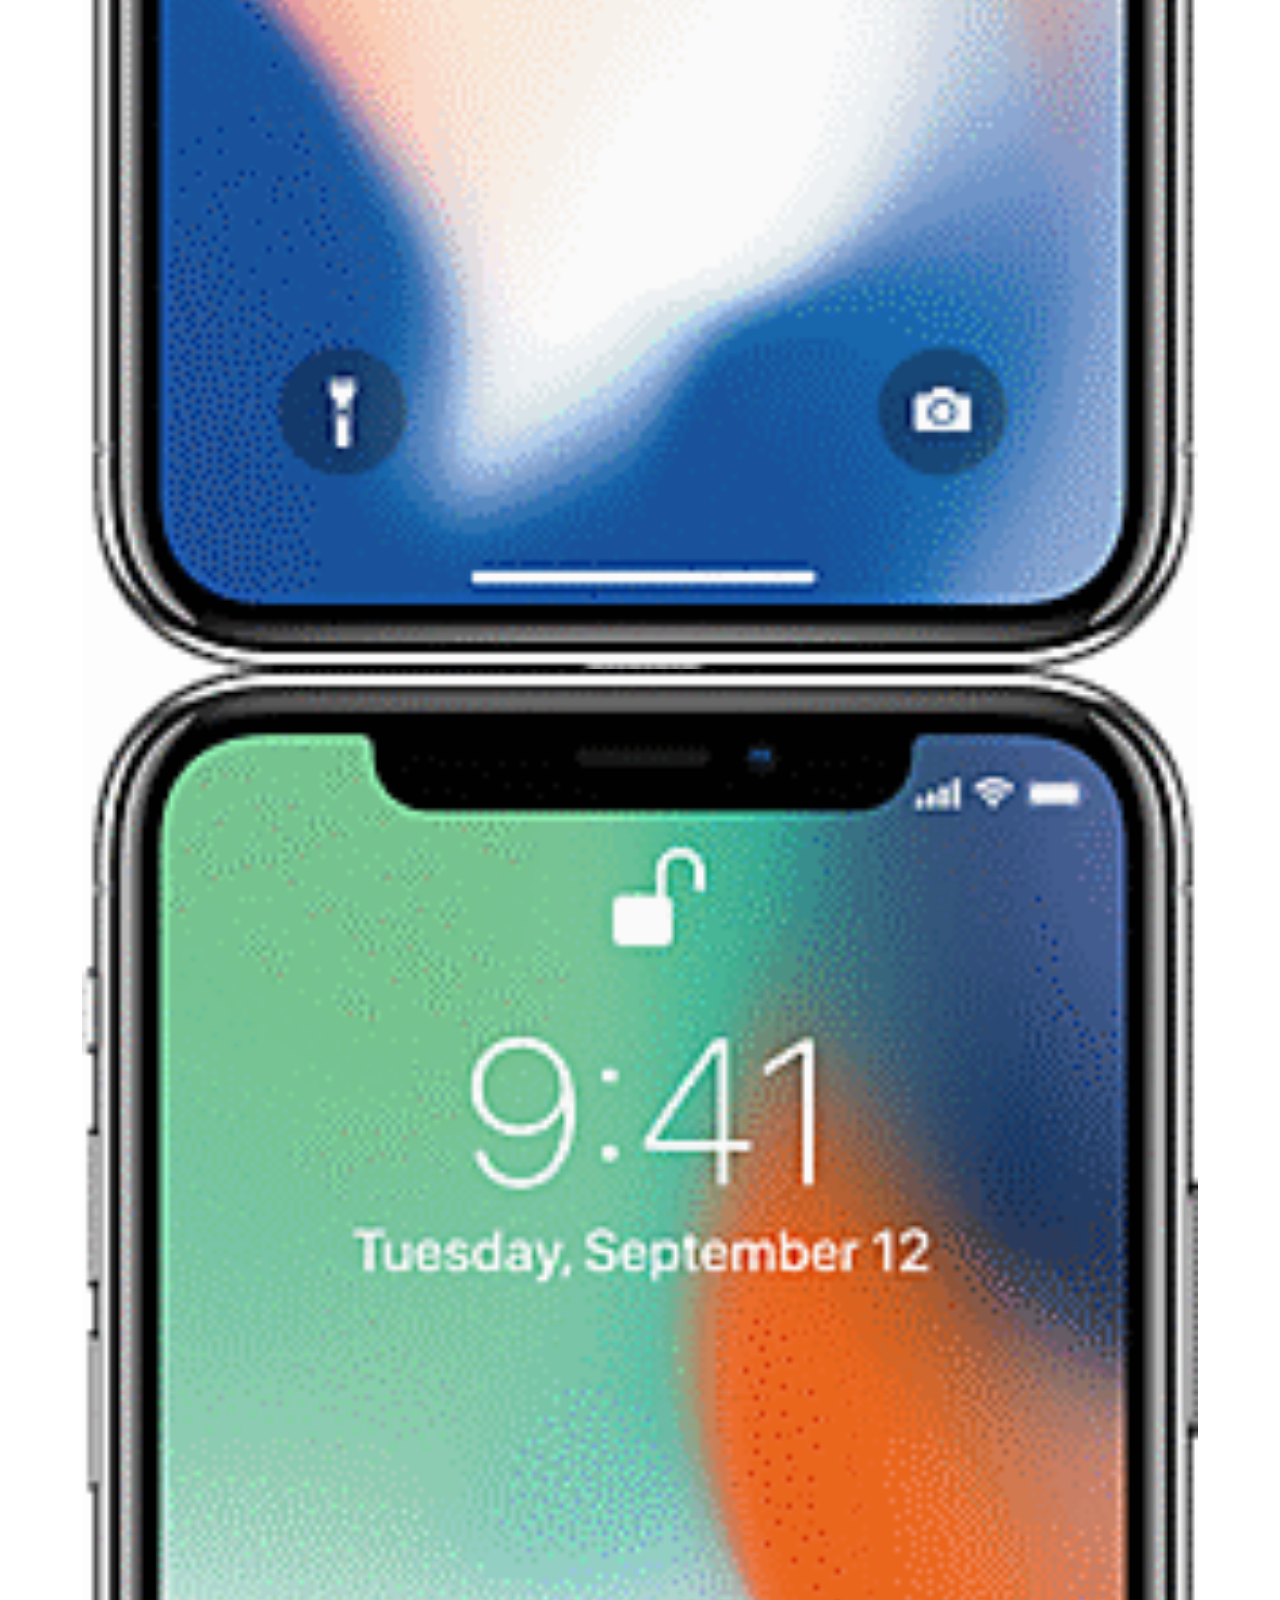
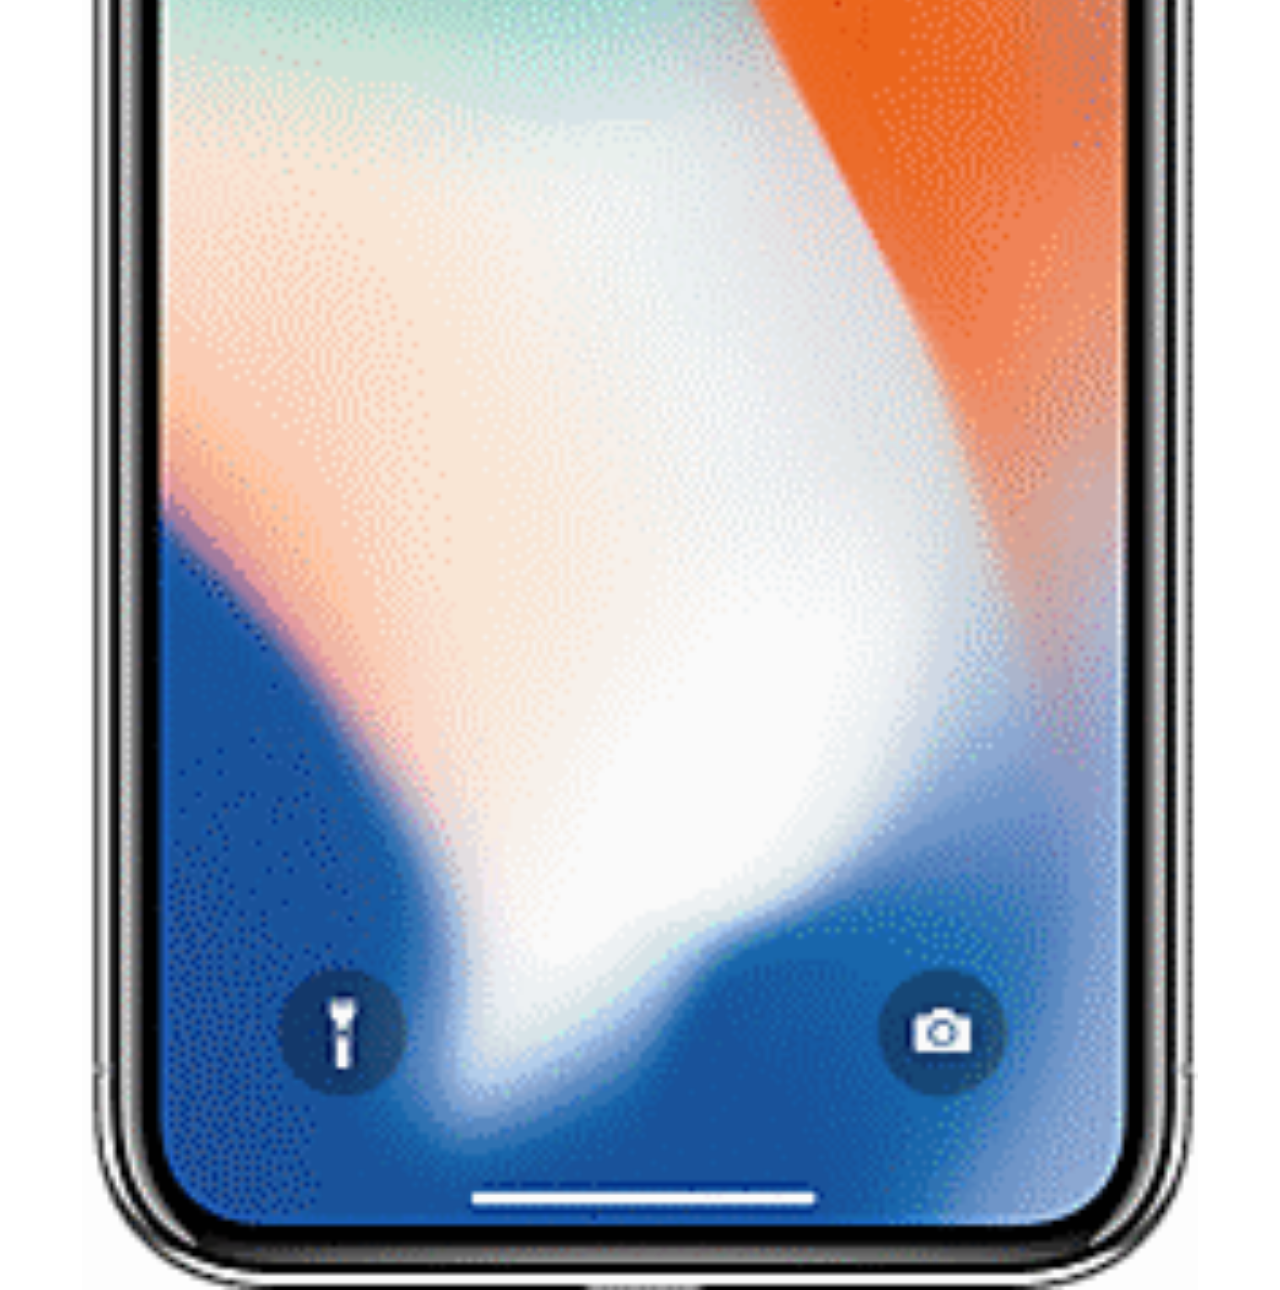
<file: 1column_mobile.html>
<!DOCTYPE html>
<html lang="en">
  <head>
    <meta charset="utf-8">
    <meta http-equiv="X-UA-Compatible" content="IE=edge">
    <meta name="viewport" content="width=device-width, initial-scale=1">
    <!-- The above 3 meta tags *must* come first in the head; any other head content must come *after* these tags -->
    <title>Bootstrap 101 Template</title>

    <!-- Bootstrap -->
    <link href="css/bootstrap.min.css" rel="stylesheet">
  </head>
  <body>
 <!-- start menu -->
 <nav class="navbar navbar-default">
  <div class="container-fluid">
    <!-- Brand and toggle get grouped for better mobile display -->
    <div class="navbar-header">
      <button type="button" class="navbar-toggle collapsed" data-toggle="collapse" data-target="#bs-example-navbar-collapse-1" aria-expanded="false">
        <span class="sr-only">Toggle navigation</span>
        <span class="icon-bar"></span>
        <span class="icon-bar"></span>
        <span class="icon-bar"></span>
      </button>
      <a class="navbar-brand" href="#">Brand</a>
    </div>

    <!-- Collect the nav links, forms, and other content for toggling -->
    <div class="collapse navbar-collapse" id="bs-example-navbar-collapse-1">
      <ul class="nav navbar-nav">
        <li class="active"><a href="#">Link <span class="sr-only">(current)</span></a></li>
        <li><a href="#">Link</a></li>
        <li class="dropdown">
          <a href="#" class="dropdown-toggle" data-toggle="dropdown" role="button" aria-haspopup="true" aria-expanded="false">Dropdown <span class="caret"></span></a>
          <ul class="dropdown-menu">
            <li><a href="#">Action</a></li>
            <li><a href="#">Another action</a></li>
            <li><a href="#">Something else here</a></li>
            <li role="separator" class="divider"></li>
            <li><a href="#">Separated link</a></li>
            <li role="separator" class="divider"></li>
            <li><a href="#">One more separated link</a></li>
          </ul>
        </li>
      </ul>
      <form class="navbar-form navbar-left">
        <div class="form-group">
          <input type="text" class="form-control" placeholder="Search">
        </div>
        <button type="submit" class="btn btn-default">Submit</button>
      </form>
      <ul class="nav navbar-nav navbar-right">
        <li><a href="#">Link</a></li>
        <li class="dropdown">
          <a href="#" class="dropdown-toggle" data-toggle="dropdown" role="button" aria-haspopup="true" aria-expanded="false">Dropdown <span class="caret"></span></a>
          <ul class="dropdown-menu">
            <li><a href="#">Action</a></li>
            <li><a href="#">Another action</a></li>
            <li><a href="#">Something else here</a></li>
            <li role="separator" class="divider"></li>
            <li><a href="#">Separated link</a></li>
          </ul>
        </li>
      </ul>
    </div><!-- /.navbar-collapse -->
  </div><!-- /.container-fluid -->
</nav>
 <!-- end menu -->

<!-- start prd -->
<div class="container">
  <div class="row">
    <div class="col-xs-12">
      <img src="img/p.png" width="100%">
    </div>
    <div class="col-xs-12">
      <img src="img/p.png" width="100%">
    </div>
  </div>
</div>
<!-- end prd -->

    <!-- jQuery (necessary for Bootstrap's JavaScript plugins) -->
    <script src="js/jquery.min.js"></script>
    <!-- Include all compiled plugins (below), or include individual files as needed -->
    <script src="js/bootstrap.min.js"></script>
  </body>
</html>
</file>
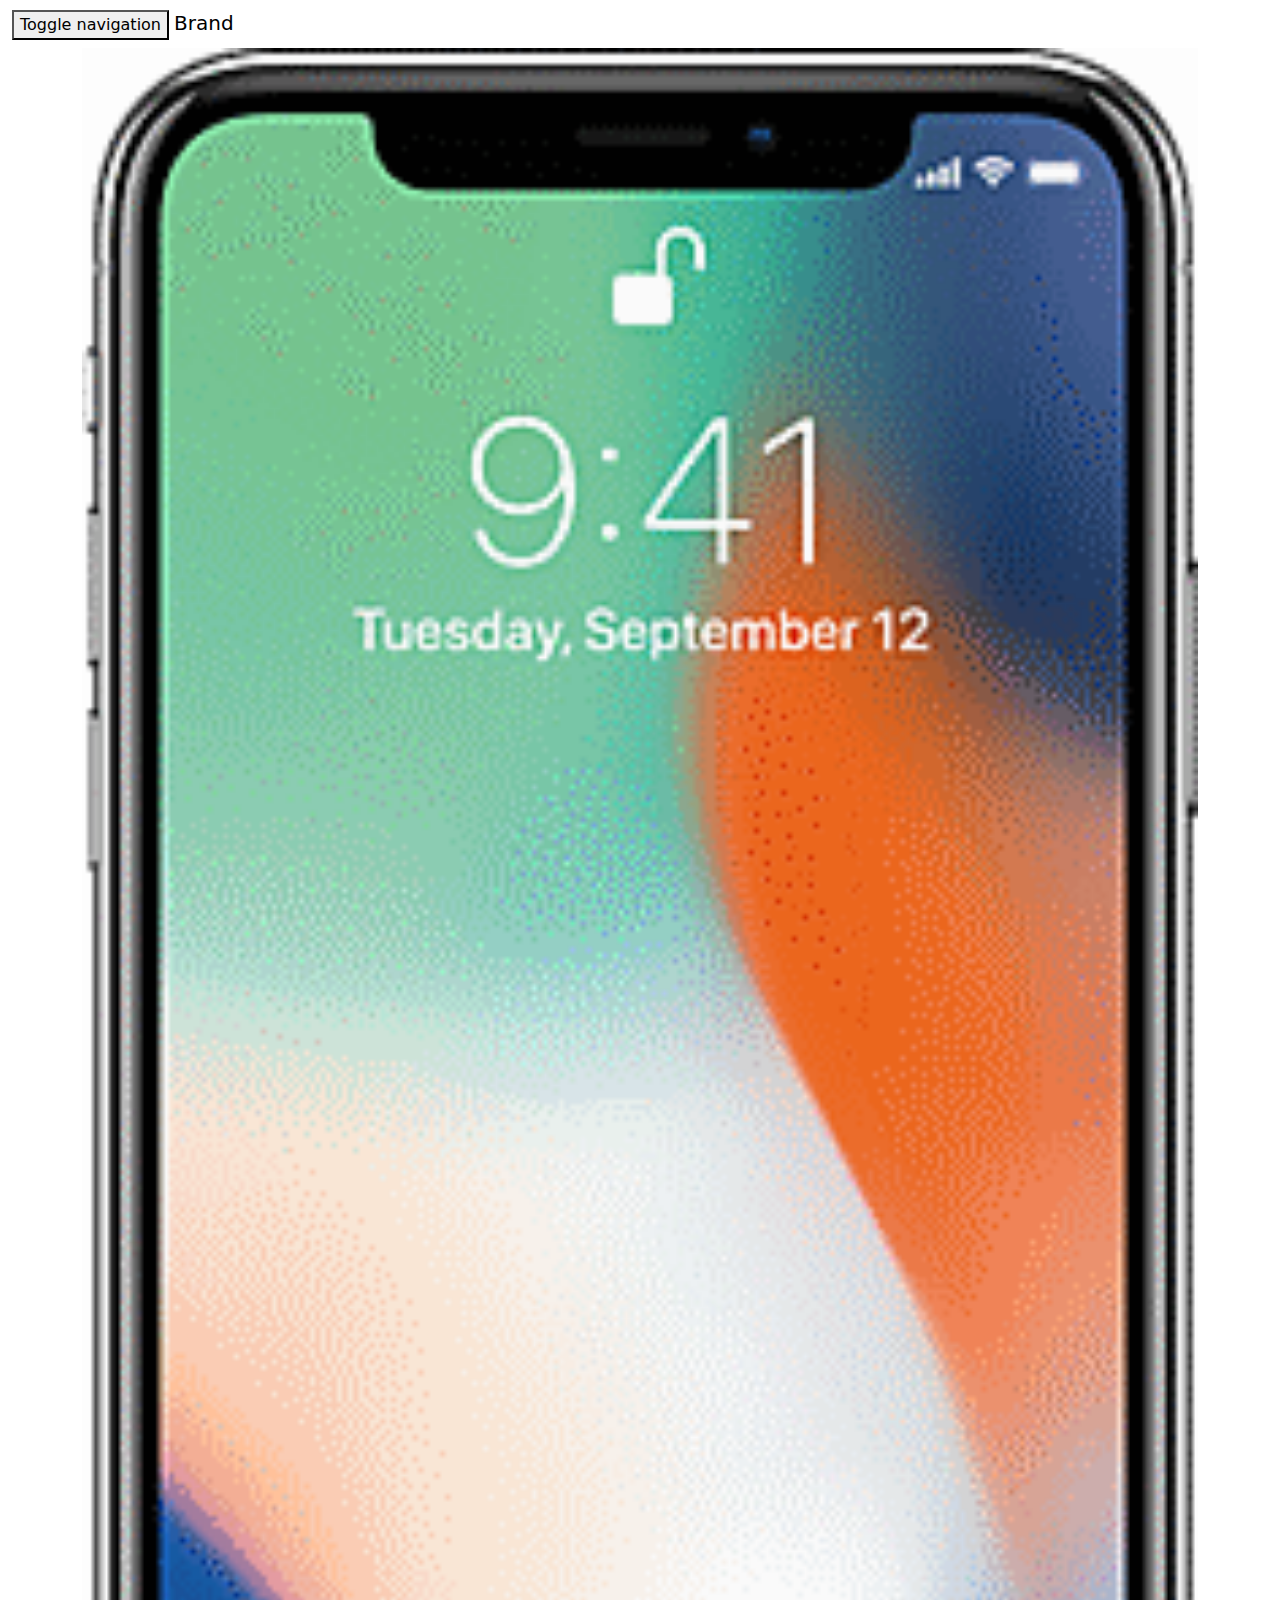
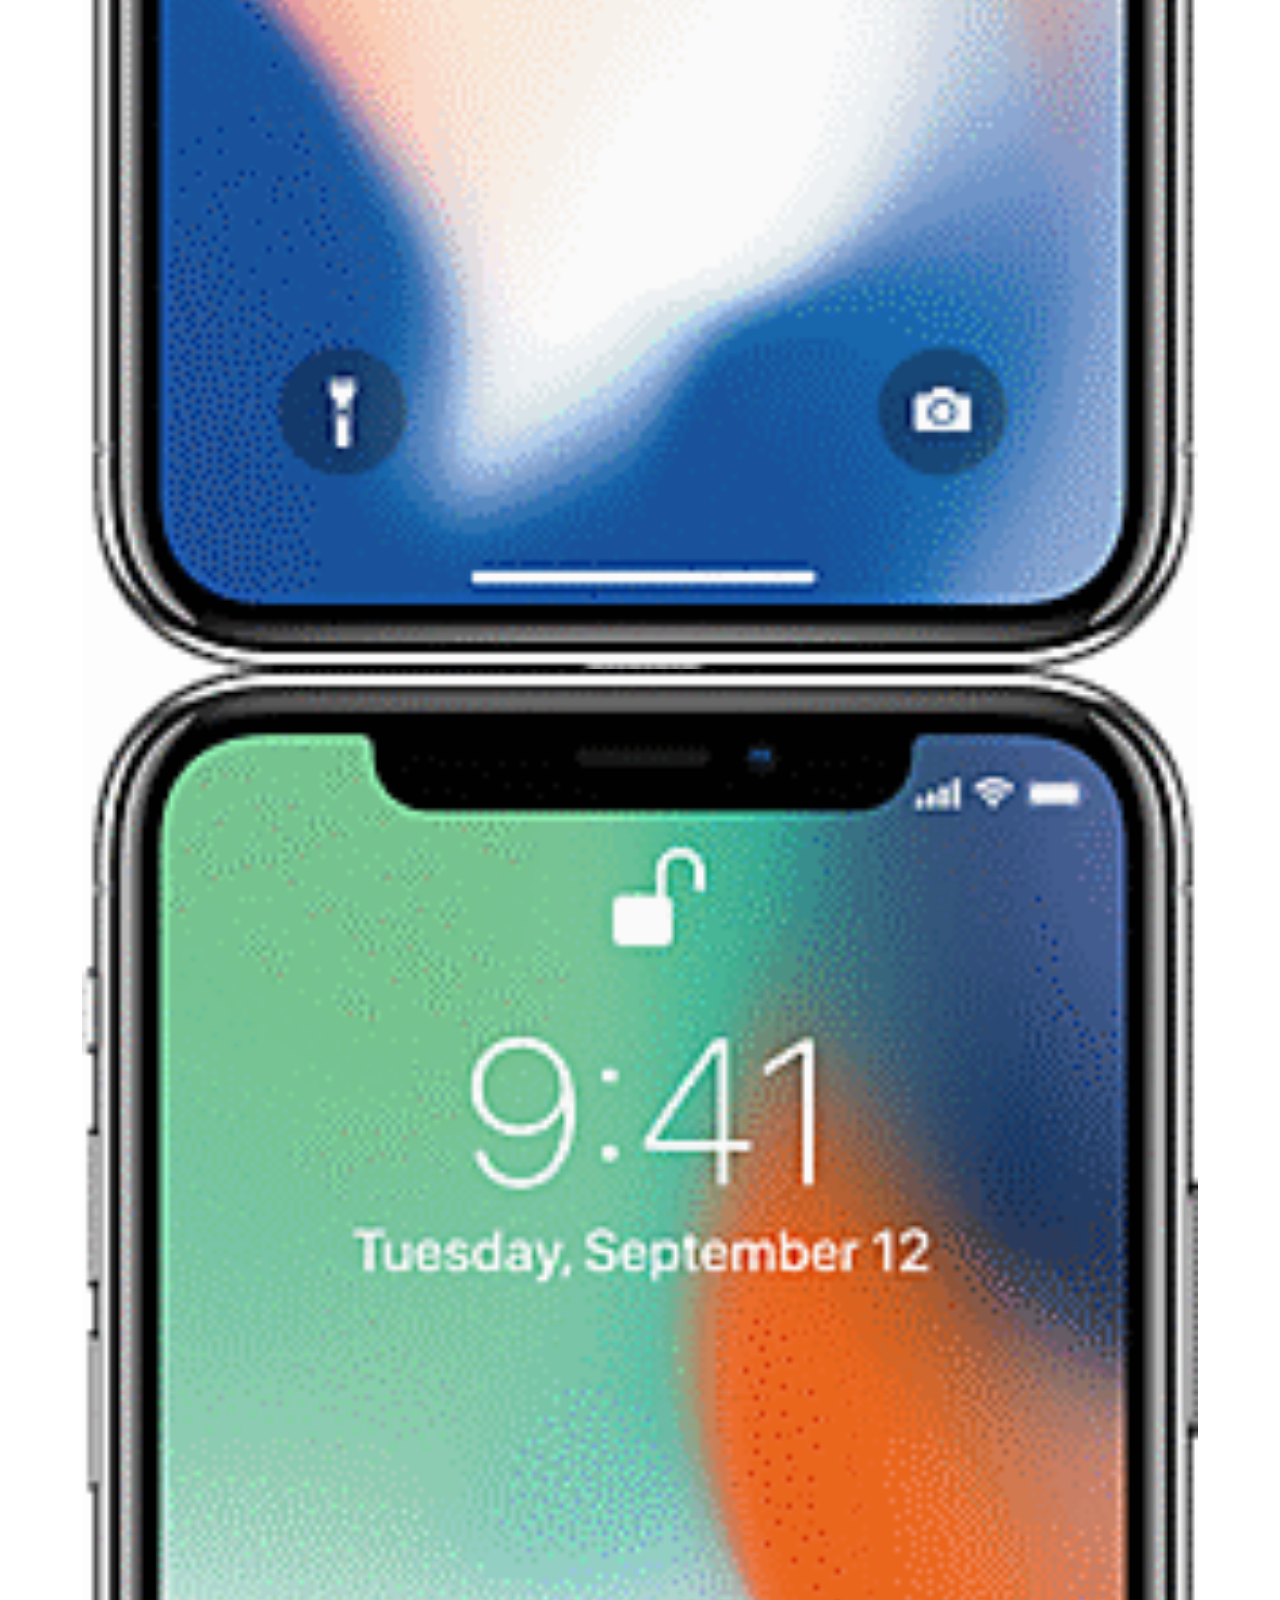
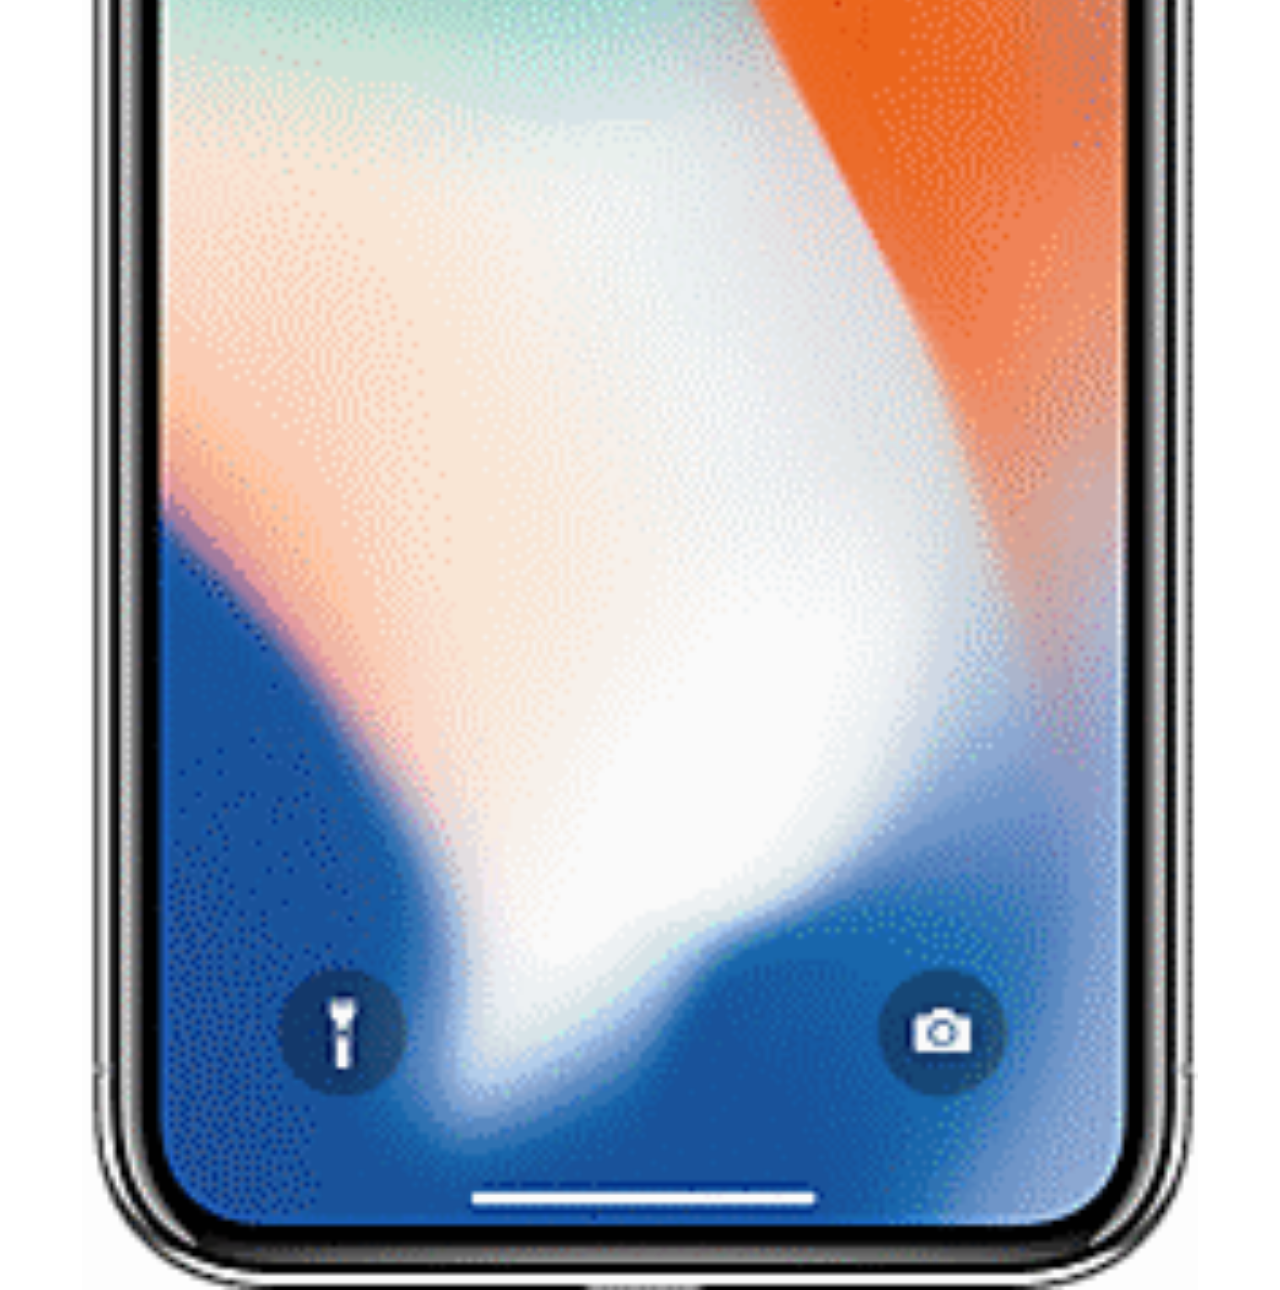
<file: 2column_mobile.html>
<!DOCTYPE html>
<html lang="en">
  <head>
    <meta charset="utf-8">
    <meta http-equiv="X-UA-Compatible" content="IE=edge">
    <meta name="viewport" content="width=device-width, initial-scale=1">
    <!-- The above 3 meta tags *must* come first in the head; any other head content must come *after* these tags -->
    <title>Bootstrap 101 Template</title>

    <!-- Bootstrap -->
    <link href="css/bootstrap.min.css" rel="stylesheet">
  </head>
  <body>
 <!-- start menu -->
 <nav class="navbar navbar-default">
  <div class="container-fluid">
    <!-- Brand and toggle get grouped for better mobile display -->
    <div class="navbar-header">
      <button type="button" class="navbar-toggle collapsed" data-toggle="collapse" data-target="#bs-example-navbar-collapse-1" aria-expanded="false">
        <span class="sr-only">Toggle navigation</span>
        <span class="icon-bar"></span>
        <span class="icon-bar"></span>
        <span class="icon-bar"></span>
      </button>
      <a class="navbar-brand" href="#">Brand</a>
    </div>

    <!-- Collect the nav links, forms, and other content for toggling -->
    <div class="collapse navbar-collapse" id="bs-example-navbar-collapse-1">
      <ul class="nav navbar-nav">
        <li class="active"><a href="#">Link <span class="sr-only">(current)</span></a></li>
        <li><a href="#">Link</a></li>
        <li class="dropdown">
          <a href="#" class="dropdown-toggle" data-toggle="dropdown" role="button" aria-haspopup="true" aria-expanded="false">Dropdown <span class="caret"></span></a>
          <ul class="dropdown-menu">
            <li><a href="#">Action</a></li>
            <li><a href="#">Another action</a></li>
            <li><a href="#">Something else here</a></li>
            <li role="separator" class="divider"></li>
            <li><a href="#">Separated link</a></li>
            <li role="separator" class="divider"></li>
            <li><a href="#">One more separated link</a></li>
          </ul>
        </li>
      </ul>
      <form class="navbar-form navbar-left">
        <div class="form-group">
          <input type="text" class="form-control" placeholder="Search">
        </div>
        <button type="submit" class="btn btn-default">Submit</button>
      </form>
      <ul class="nav navbar-nav navbar-right">
        <li><a href="#">Link</a></li>
        <li class="dropdown">
          <a href="#" class="dropdown-toggle" data-toggle="dropdown" role="button" aria-haspopup="true" aria-expanded="false">Dropdown <span class="caret"></span></a>
          <ul class="dropdown-menu">
            <li><a href="#">Action</a></li>
            <li><a href="#">Another action</a></li>
            <li><a href="#">Something else here</a></li>
            <li role="separator" class="divider"></li>
            <li><a href="#">Separated link</a></li>
          </ul>
        </li>
      </ul>
    </div><!-- /.navbar-collapse -->
  </div><!-- /.container-fluid -->
</nav>
 <!-- end menu -->

<!-- start prd -->
<div class="container">
  <div class="row">
    <div class="col-xs-6">
      <img src="img/p.png" width="100%">
    </div>
    <div class="col-xs-6">
      <img src="img/p.png" width="100%">
    </div>
  </div>
</div>
<!-- end prd -->

    <!-- jQuery (necessary for Bootstrap's JavaScript plugins) -->
    <script src="js/jquery.min.js"></script>
    <!-- Include all compiled plugins (below), or include individual files as needed -->
    <script src="js/bootstrap.min.js"></script>
  </body>
</html>
</file>
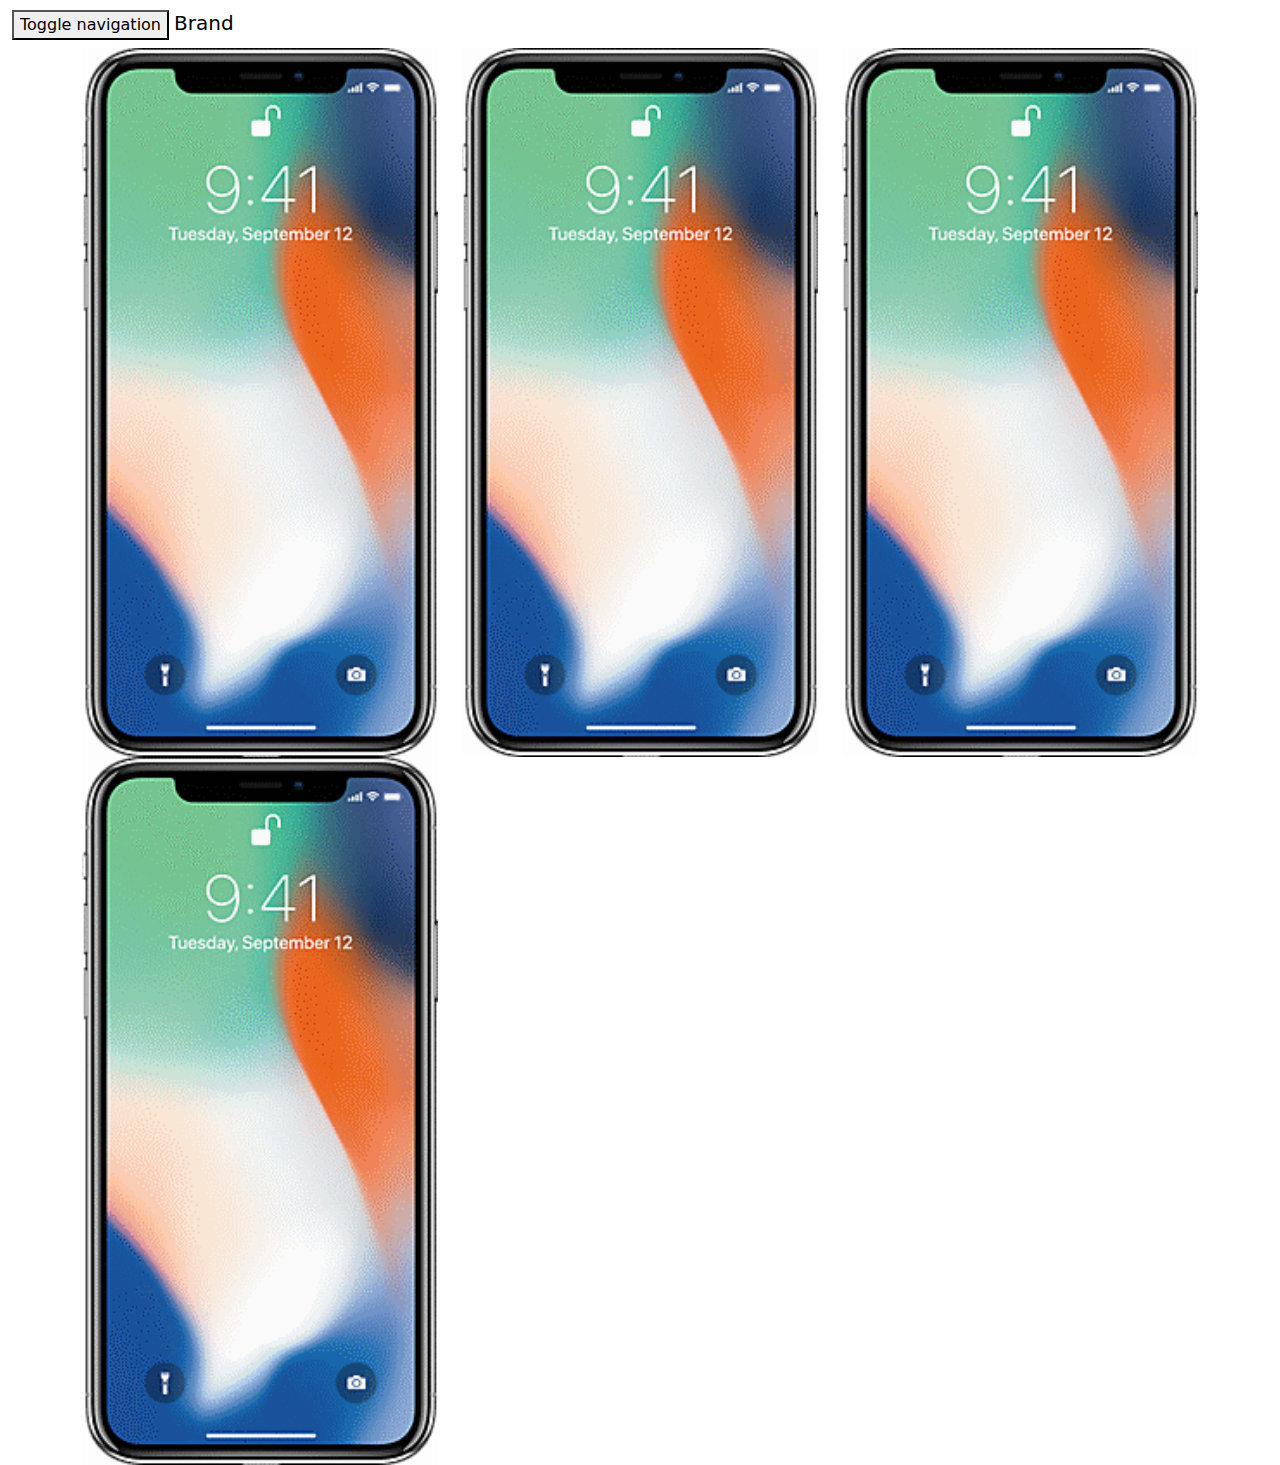
<file: 3column_desktop.html>
<!DOCTYPE html>
<html lang="en">
  <head>
    <meta charset="utf-8">
    <meta http-equiv="X-UA-Compatible" content="IE=edge">
    <meta name="viewport" content="width=device-width, initial-scale=1">
    <!-- The above 3 meta tags *must* come first in the head; any other head content must come *after* these tags -->
    <title>Bootstrap 101 Template</title>

    <!-- Bootstrap -->
    <link href="css/bootstrap.min.css" rel="stylesheet">
  </head>
  <body>
 <!-- start menu -->
 <nav class="navbar navbar-default">
  <div class="container-fluid">
    <!-- Brand and toggle get grouped for better mobile display -->
    <div class="navbar-header">
      <button type="button" class="navbar-toggle collapsed" data-toggle="collapse" data-target="#bs-example-navbar-collapse-1" aria-expanded="false">
        <span class="sr-only">Toggle navigation</span>
        <span class="icon-bar"></span>
        <span class="icon-bar"></span>
        <span class="icon-bar"></span>
      </button>
      <a class="navbar-brand" href="#">Brand</a>
    </div>

    <!-- Collect the nav links, forms, and other content for toggling -->
    <div class="collapse navbar-collapse" id="bs-example-navbar-collapse-1">
      <ul class="nav navbar-nav">
        <li class="active"><a href="#">Link <span class="sr-only">(current)</span></a></li>
        <li><a href="#">Link</a></li>
        <li class="dropdown">
          <a href="#" class="dropdown-toggle" data-toggle="dropdown" role="button" aria-haspopup="true" aria-expanded="false">Dropdown <span class="caret"></span></a>
          <ul class="dropdown-menu">
            <li><a href="#">Action</a></li>
            <li><a href="#">Another action</a></li>
            <li><a href="#">Something else here</a></li>
            <li role="separator" class="divider"></li>
            <li><a href="#">Separated link</a></li>
            <li role="separator" class="divider"></li>
            <li><a href="#">One more separated link</a></li>
          </ul>
        </li>
      </ul>
      <form class="navbar-form navbar-left">
        <div class="form-group">
          <input type="text" class="form-control" placeholder="Search">
        </div>
        <button type="submit" class="btn btn-default">Submit</button>
      </form>
      <ul class="nav navbar-nav navbar-right">
        <li><a href="#">Link</a></li>
        <li class="dropdown">
          <a href="#" class="dropdown-toggle" data-toggle="dropdown" role="button" aria-haspopup="true" aria-expanded="false">Dropdown <span class="caret"></span></a>
          <ul class="dropdown-menu">
            <li><a href="#">Action</a></li>
            <li><a href="#">Another action</a></li>
            <li><a href="#">Something else here</a></li>
            <li role="separator" class="divider"></li>
            <li><a href="#">Separated link</a></li>
          </ul>
        </li>
      </ul>
    </div><!-- /.navbar-collapse -->
  </div><!-- /.container-fluid -->
</nav>
 <!-- end menu -->

<!-- start prd -->
<div class="container">
  <div class="row">
    <div class="col-xs-3 col-sm-4 col-md-4 col-lg-4">
      <img src="img/p.png" width="100%">
    </div>
    <div class="col-xs-3 col-sm-4 col-md-4 col-lg-4">
      <img src="img/p.png" width="100%">
    </div>
    <div class="col-xs-3 col-sm-4 col-md-4 col-lg-4">
      <img src="img/p.png" width="100%">
    </div>
    <div class="col-xs-3 col-sm-4 col-md-4 col-lg-4">
      <img src="img/p.png" width="100%">
    </div>
  </div>
</div>
<!-- end prd -->

    <!-- jQuery (necessary for Bootstrap's JavaScript plugins) -->
    <script src="js/jquery.min.js"></script>
    <!-- Include all compiled plugins (below), or include individual files as needed -->
    <script src="js/bootstrap.min.js"></script>
  </body>
</html>
</file>
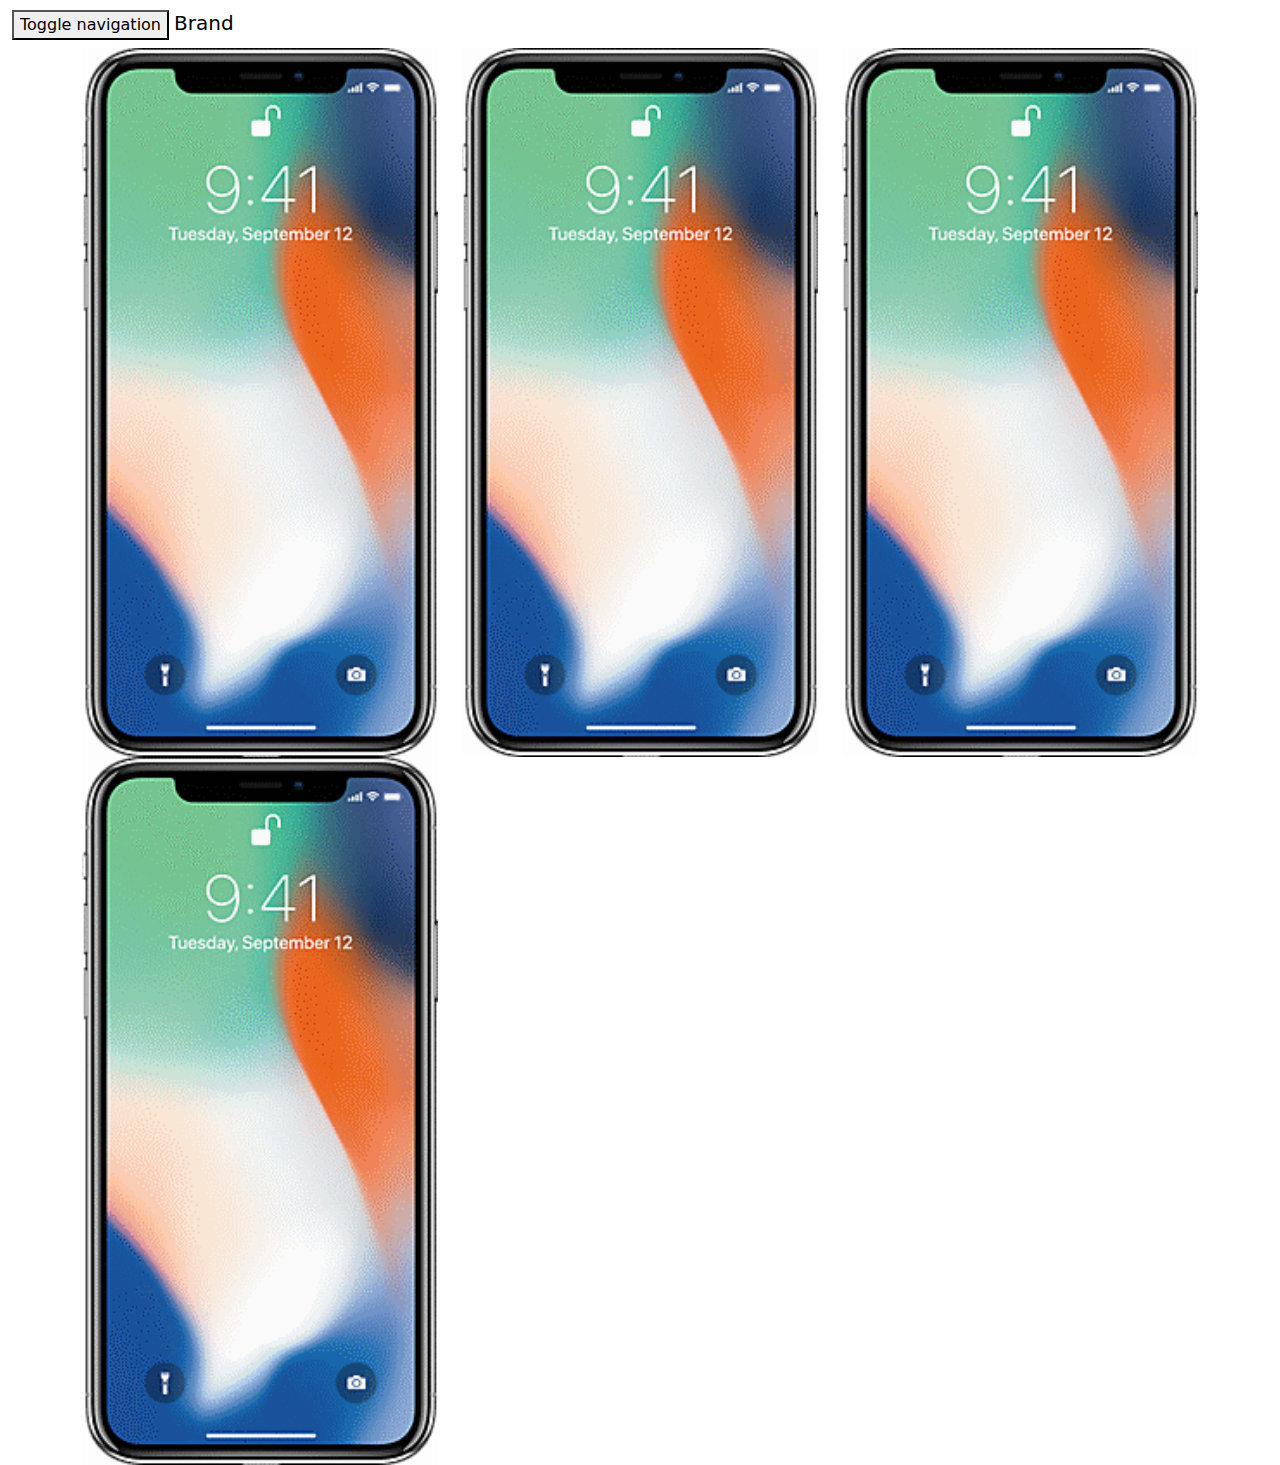
<file: 3column_ipad.html>
<!DOCTYPE html>
<html lang="en">
  <head>
    <meta charset="utf-8">
    <meta http-equiv="X-UA-Compatible" content="IE=edge">
    <meta name="viewport" content="width=device-width, initial-scale=1">
    <!-- The above 3 meta tags *must* come first in the head; any other head content must come *after* these tags -->
    <title>Bootstrap 101 Template</title>

    <!-- Bootstrap -->
    <link href="css/bootstrap.min.css" rel="stylesheet">
  </head>
  <body>
 <!-- start menu -->
 <nav class="navbar navbar-default">
  <div class="container-fluid">
    <!-- Brand and toggle get grouped for better mobile display -->
    <div class="navbar-header">
      <button type="button" class="navbar-toggle collapsed" data-toggle="collapse" data-target="#bs-example-navbar-collapse-1" aria-expanded="false">
        <span class="sr-only">Toggle navigation</span>
        <span class="icon-bar"></span>
        <span class="icon-bar"></span>
        <span class="icon-bar"></span>
      </button>
      <a class="navbar-brand" href="#">Brand</a>
    </div>

    <!-- Collect the nav links, forms, and other content for toggling -->
    <div class="collapse navbar-collapse" id="bs-example-navbar-collapse-1">
      <ul class="nav navbar-nav">
        <li class="active"><a href="#">Link <span class="sr-only">(current)</span></a></li>
        <li><a href="#">Link</a></li>
        <li class="dropdown">
          <a href="#" class="dropdown-toggle" data-toggle="dropdown" role="button" aria-haspopup="true" aria-expanded="false">Dropdown <span class="caret"></span></a>
          <ul class="dropdown-menu">
            <li><a href="#">Action</a></li>
            <li><a href="#">Another action</a></li>
            <li><a href="#">Something else here</a></li>
            <li role="separator" class="divider"></li>
            <li><a href="#">Separated link</a></li>
            <li role="separator" class="divider"></li>
            <li><a href="#">One more separated link</a></li>
          </ul>
        </li>
      </ul>
      <form class="navbar-form navbar-left">
        <div class="form-group">
          <input type="text" class="form-control" placeholder="Search">
        </div>
        <button type="submit" class="btn btn-default">Submit</button>
      </form>
      <ul class="nav navbar-nav navbar-right">
        <li><a href="#">Link</a></li>
        <li class="dropdown">
          <a href="#" class="dropdown-toggle" data-toggle="dropdown" role="button" aria-haspopup="true" aria-expanded="false">Dropdown <span class="caret"></span></a>
          <ul class="dropdown-menu">
            <li><a href="#">Action</a></li>
            <li><a href="#">Another action</a></li>
            <li><a href="#">Something else here</a></li>
            <li role="separator" class="divider"></li>
            <li><a href="#">Separated link</a></li>
          </ul>
        </li>
      </ul>
    </div><!-- /.navbar-collapse -->
  </div><!-- /.container-fluid -->
</nav>
 <!-- end menu -->

<!-- start prd -->
<div class="container">
  <div class="row">
    <div class="col-xs-3 col-sm-4">
      <img src="img/p.png" width="100%">
    </div>
    <div class="col-xs-3 col-sm-4">
      <img src="img/p.png" width="100%">
    </div>
    <div class="col-xs-3 col-sm-4">
      <img src="img/p.png" width="100%">
    </div>
    <div class="col-xs-3 col-sm-4">
      <img src="img/p.png" width="100%">
    </div>
  </div>
</div>
<!-- end prd -->

    <!-- jQuery (necessary for Bootstrap's JavaScript plugins) -->
    <script src="js/jquery.min.js"></script>
    <!-- Include all compiled plugins (below), or include individual files as needed -->
    <script src="js/bootstrap.min.js"></script>
  </body>
</html>
</file>
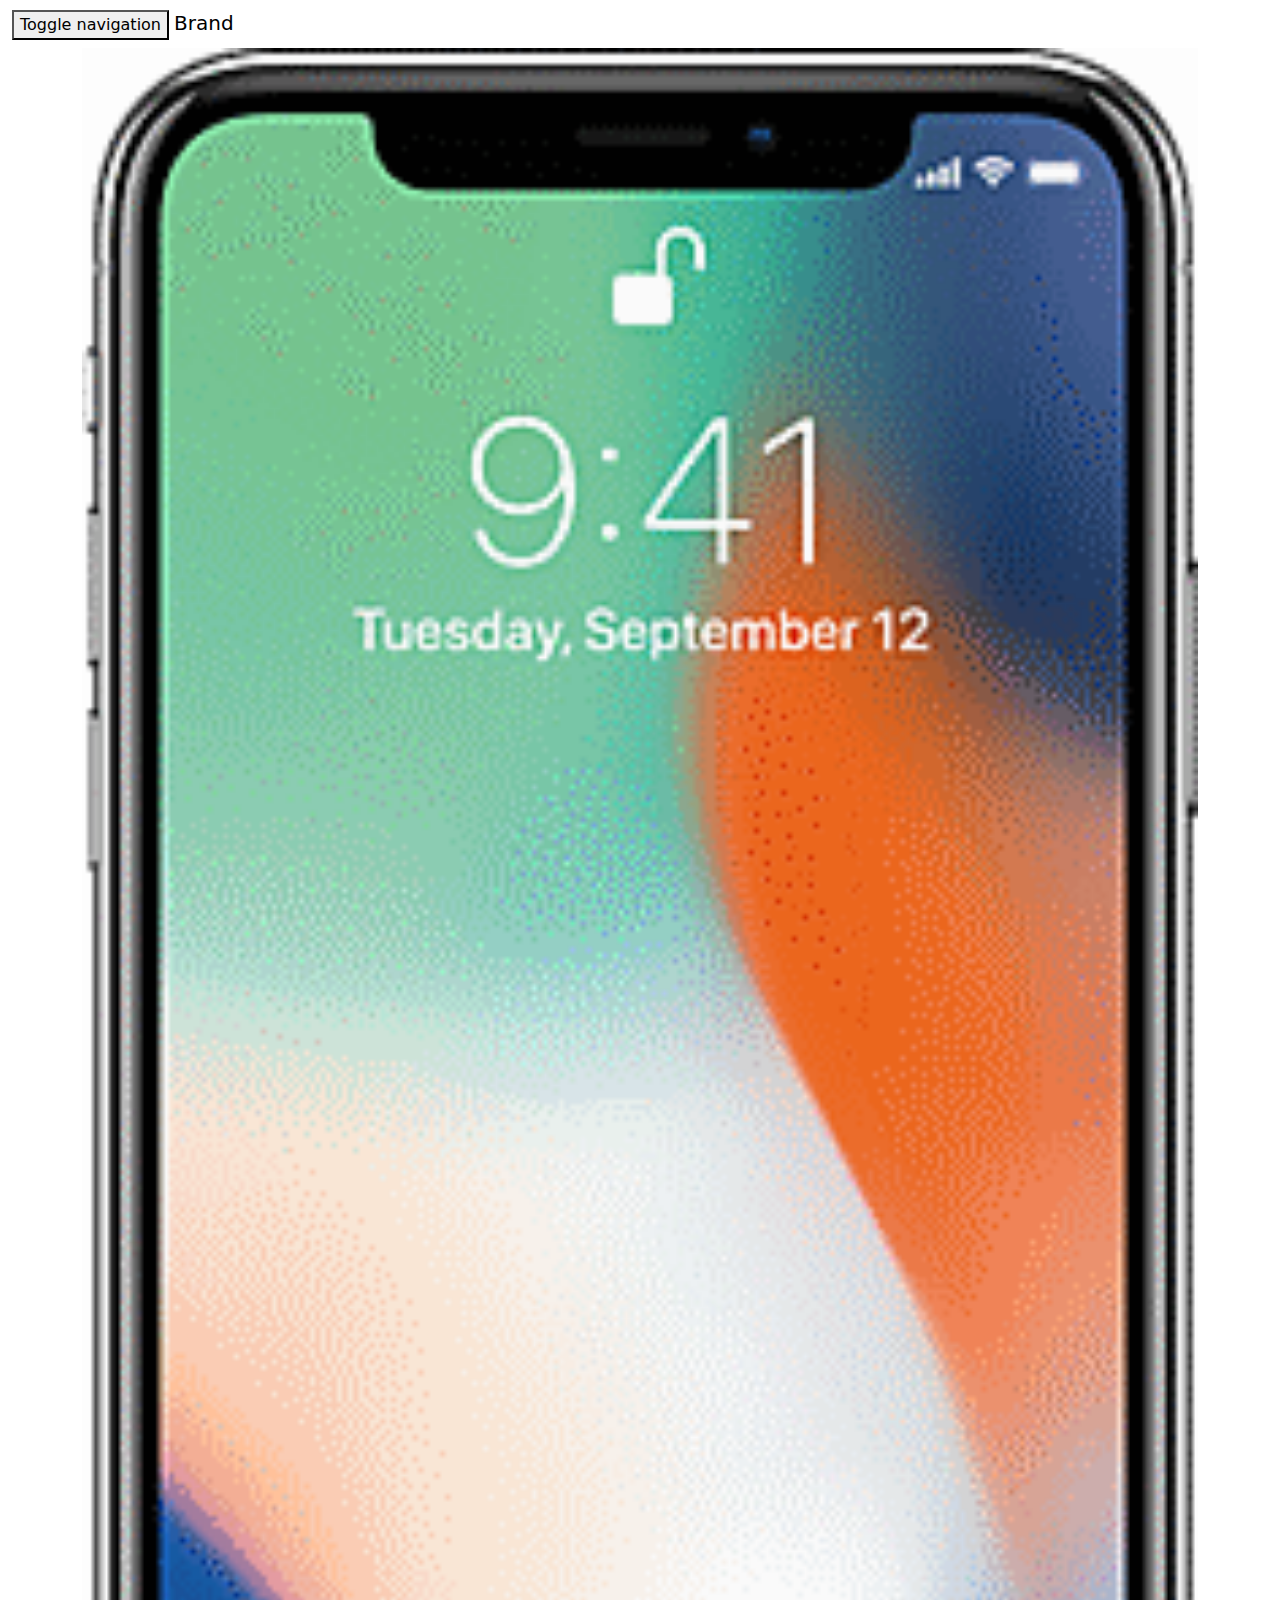
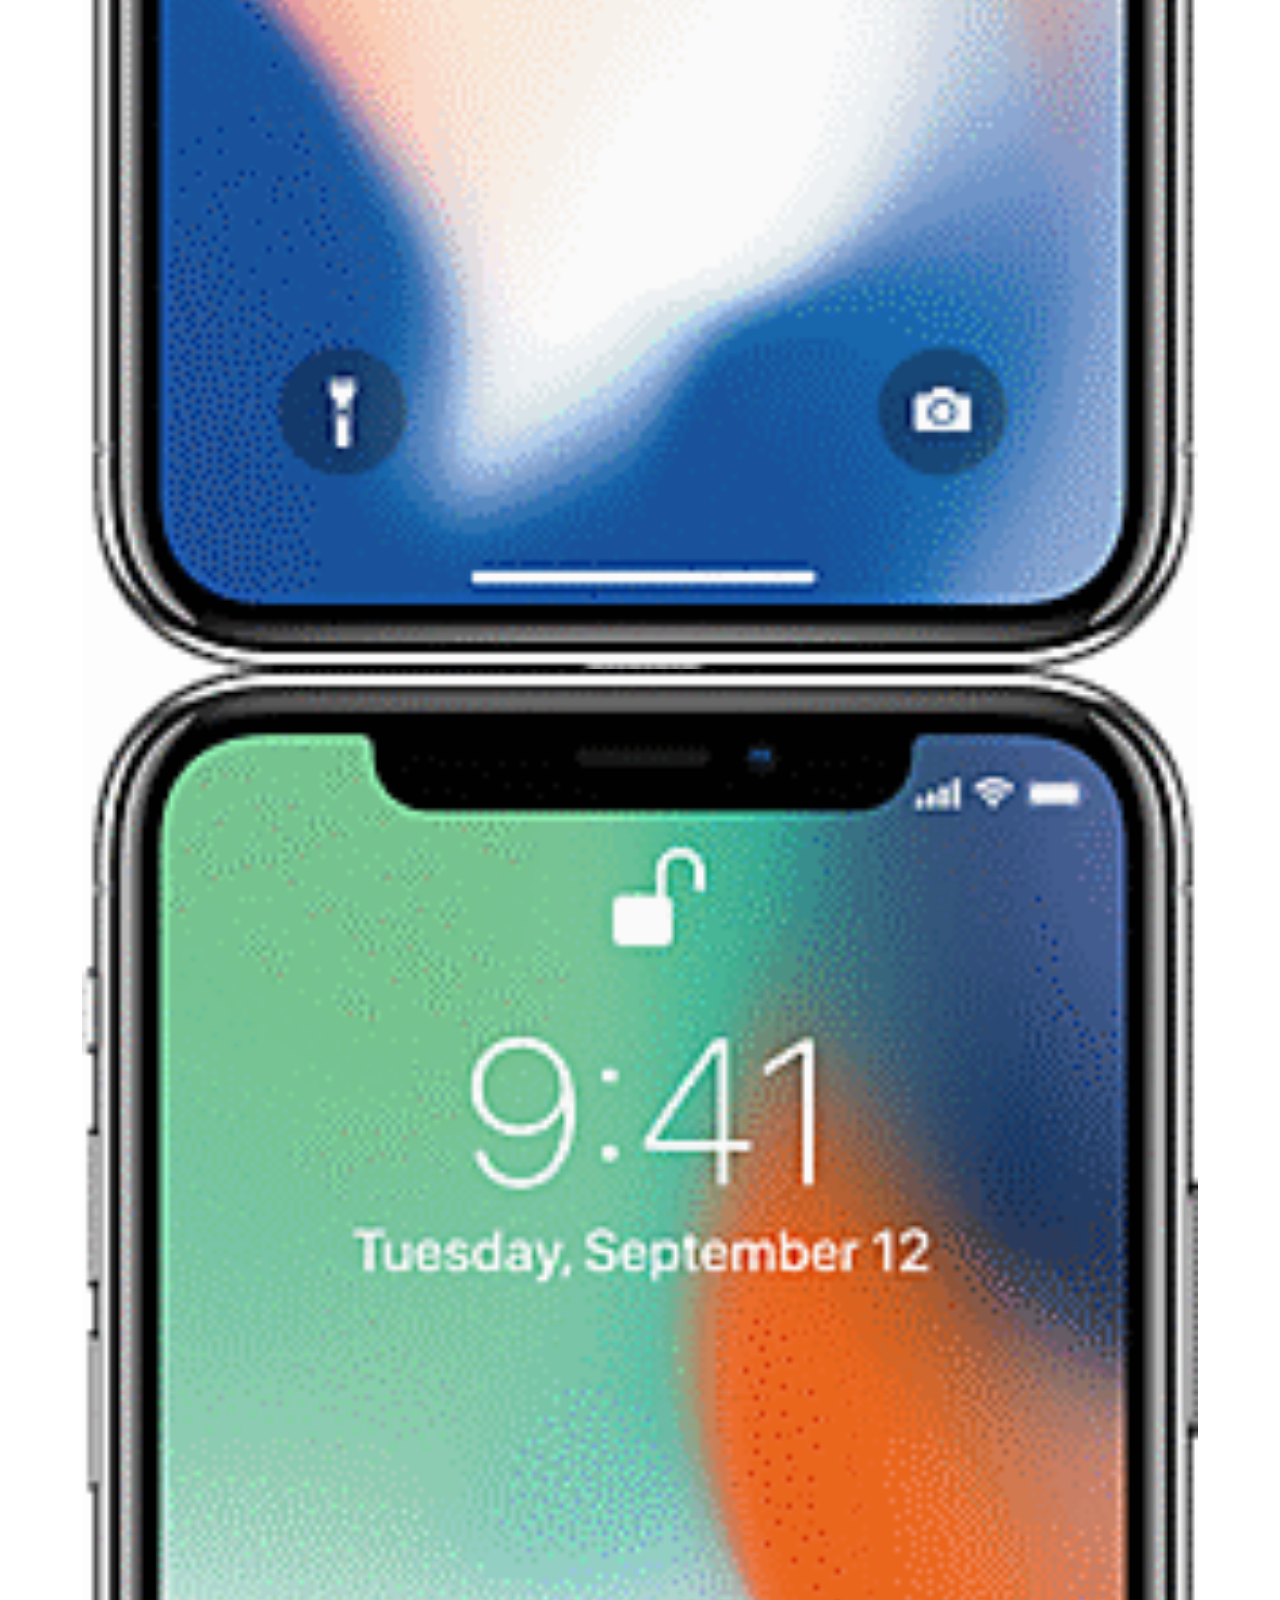
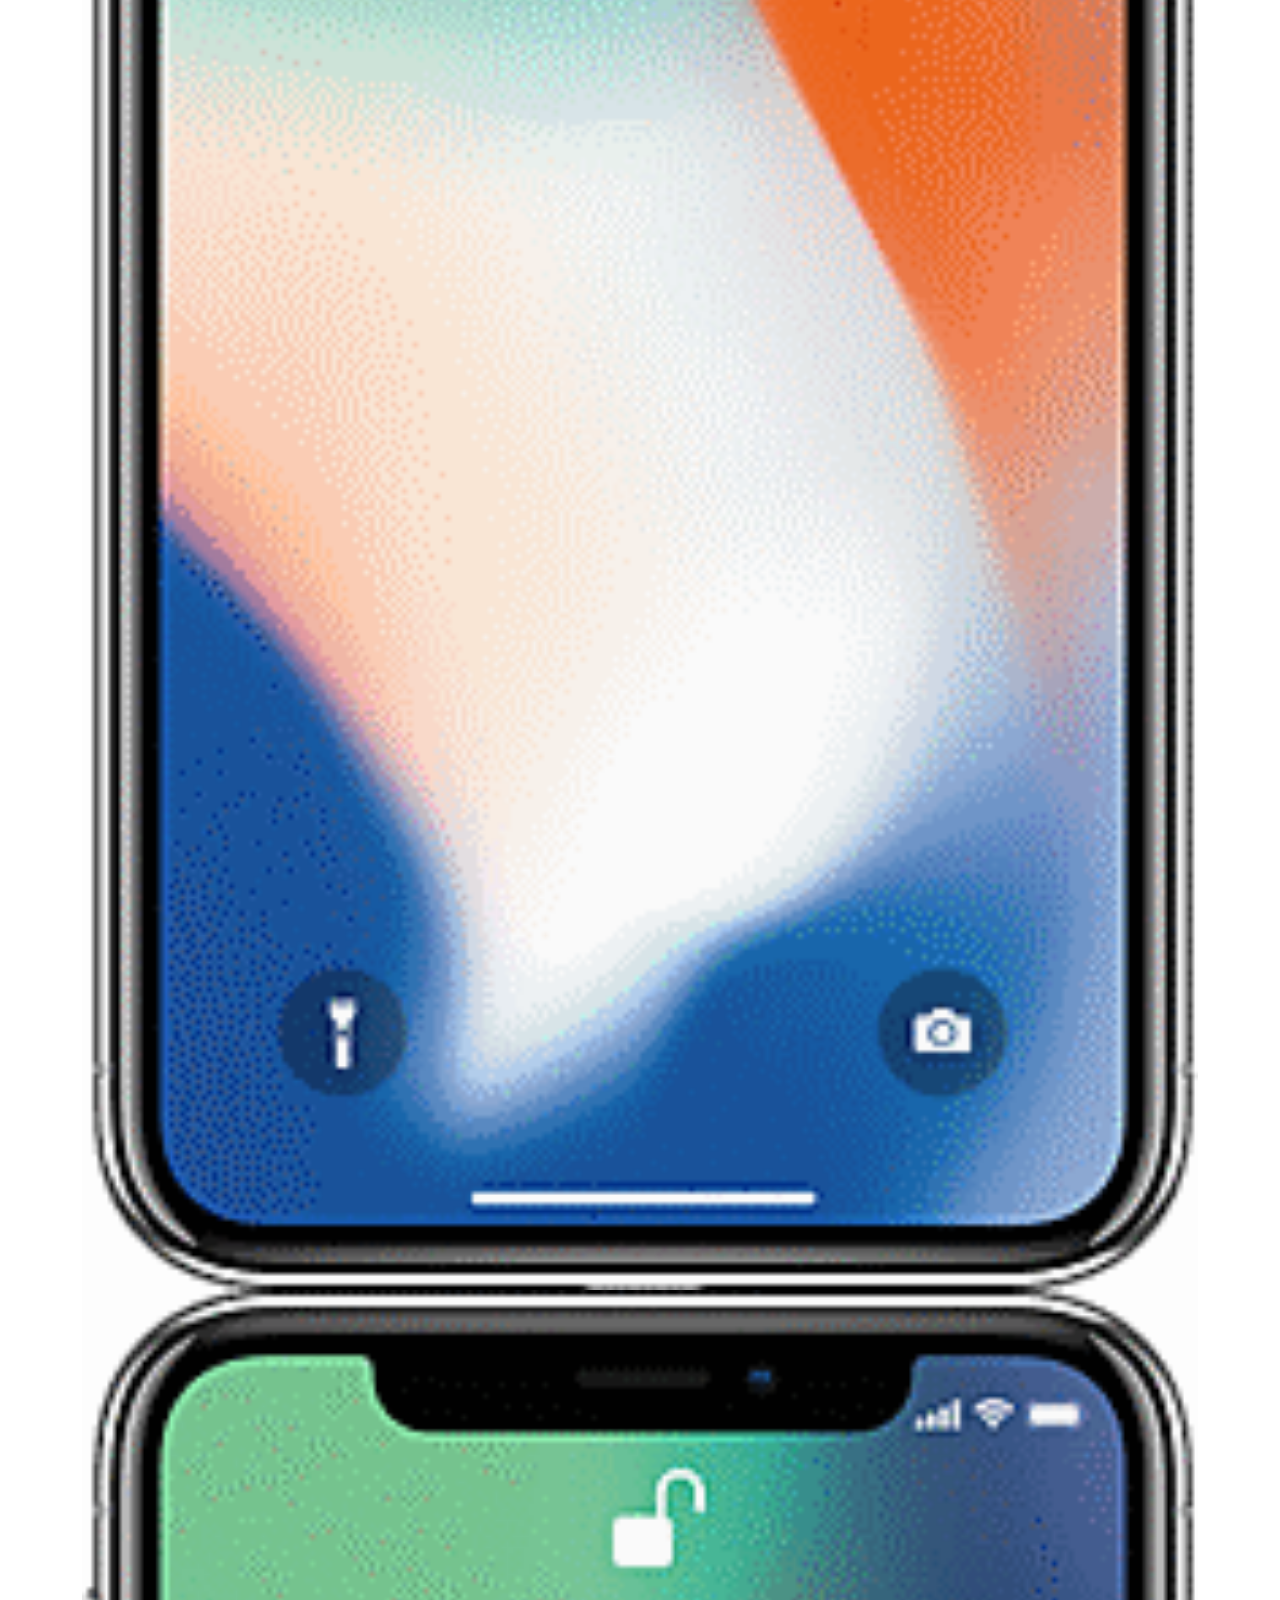
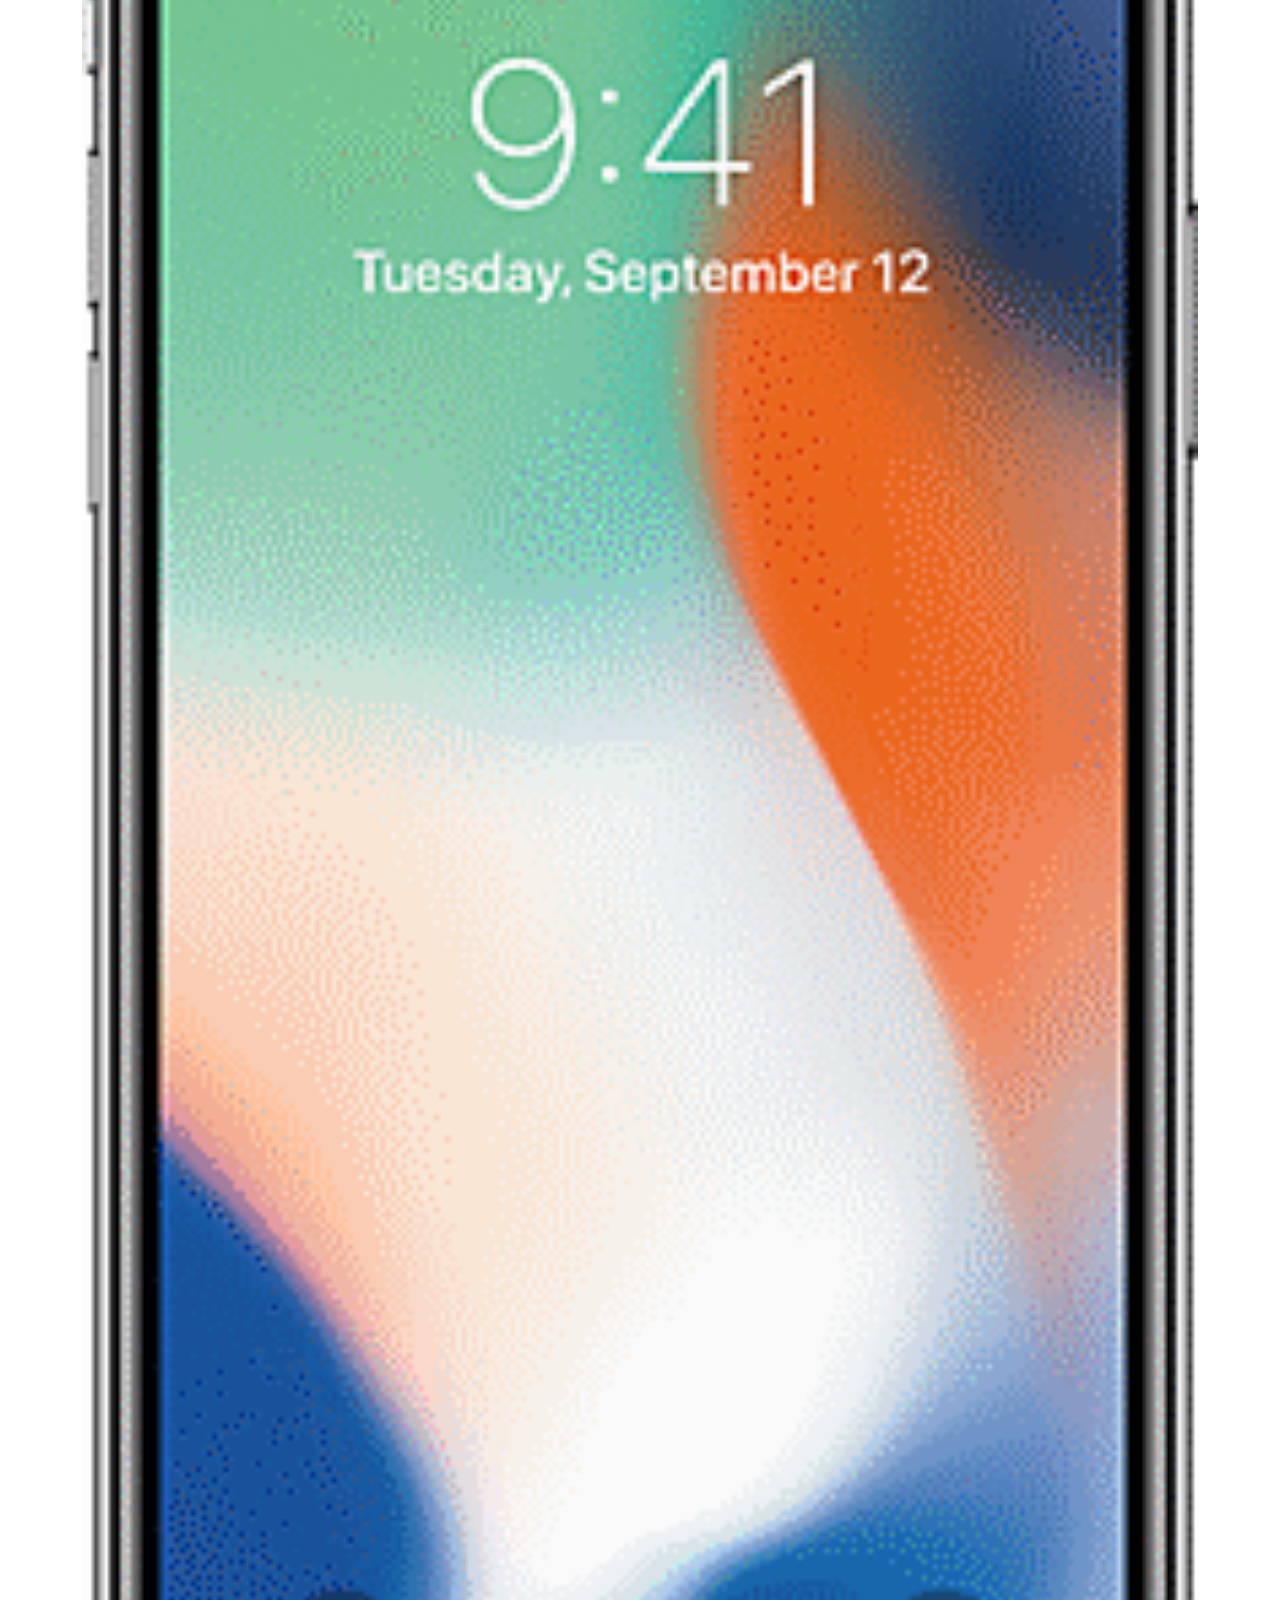
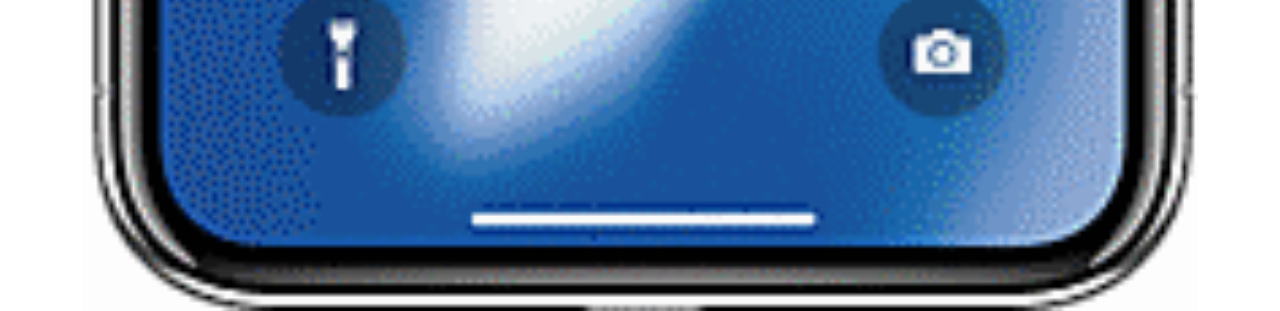
<file: 3column_mobile.html>
<!DOCTYPE html>
<html lang="en">
  <head>
    <meta charset="utf-8">
    <meta http-equiv="X-UA-Compatible" content="IE=edge">
    <meta name="viewport" content="width=device-width, initial-scale=1">
    <!-- The above 3 meta tags *must* come first in the head; any other head content must come *after* these tags -->
    <title>Bootstrap 101 Template</title>

    <!-- Bootstrap -->
    <link href="css/bootstrap.min.css" rel="stylesheet">
  </head>
  <body>
 <!-- start menu -->
 <nav class="navbar navbar-default">
  <div class="container-fluid">
    <!-- Brand and toggle get grouped for better mobile display -->
    <div class="navbar-header">
      <button type="button" class="navbar-toggle collapsed" data-toggle="collapse" data-target="#bs-example-navbar-collapse-1" aria-expanded="false">
        <span class="sr-only">Toggle navigation</span>
        <span class="icon-bar"></span>
        <span class="icon-bar"></span>
        <span class="icon-bar"></span>
      </button>
      <a class="navbar-brand" href="#">Brand</a>
    </div>

    <!-- Collect the nav links, forms, and other content for toggling -->
    <div class="collapse navbar-collapse" id="bs-example-navbar-collapse-1">
      <ul class="nav navbar-nav">
        <li class="active"><a href="#">Link <span class="sr-only">(current)</span></a></li>
        <li><a href="#">Link</a></li>
        <li class="dropdown">
          <a href="#" class="dropdown-toggle" data-toggle="dropdown" role="button" aria-haspopup="true" aria-expanded="false">Dropdown <span class="caret"></span></a>
          <ul class="dropdown-menu">
            <li><a href="#">Action</a></li>
            <li><a href="#">Another action</a></li>
            <li><a href="#">Something else here</a></li>
            <li role="separator" class="divider"></li>
            <li><a href="#">Separated link</a></li>
            <li role="separator" class="divider"></li>
            <li><a href="#">One more separated link</a></li>
          </ul>
        </li>
      </ul>
      <form class="navbar-form navbar-left">
        <div class="form-group">
          <input type="text" class="form-control" placeholder="Search">
        </div>
        <button type="submit" class="btn btn-default">Submit</button>
      </form>
      <ul class="nav navbar-nav navbar-right">
        <li><a href="#">Link</a></li>
        <li class="dropdown">
          <a href="#" class="dropdown-toggle" data-toggle="dropdown" role="button" aria-haspopup="true" aria-expanded="false">Dropdown <span class="caret"></span></a>
          <ul class="dropdown-menu">
            <li><a href="#">Action</a></li>
            <li><a href="#">Another action</a></li>
            <li><a href="#">Something else here</a></li>
            <li role="separator" class="divider"></li>
            <li><a href="#">Separated link</a></li>
          </ul>
        </li>
      </ul>
    </div><!-- /.navbar-collapse -->
  </div><!-- /.container-fluid -->
</nav>
 <!-- end menu -->

<!-- start prd -->
<div class="container">
  <div class="row">
    <div class="col-xs-4">
      <img src="img/p.png" width="100%">
    </div>
    <div class="col-xs-4">
      <img src="img/p.png" width="100%">
    </div>
    <div class="col-xs-4">
      <img src="img/p.png" width="100%">
    </div>
  </div>
</div>
<!-- end prd -->

    <!-- jQuery (necessary for Bootstrap's JavaScript plugins) -->
    <script src="js/jquery.min.js"></script>
    <!-- Include all compiled plugins (below), or include individual files as needed -->
    <script src="js/bootstrap.min.js"></script>
  </body>
</html>
</file>
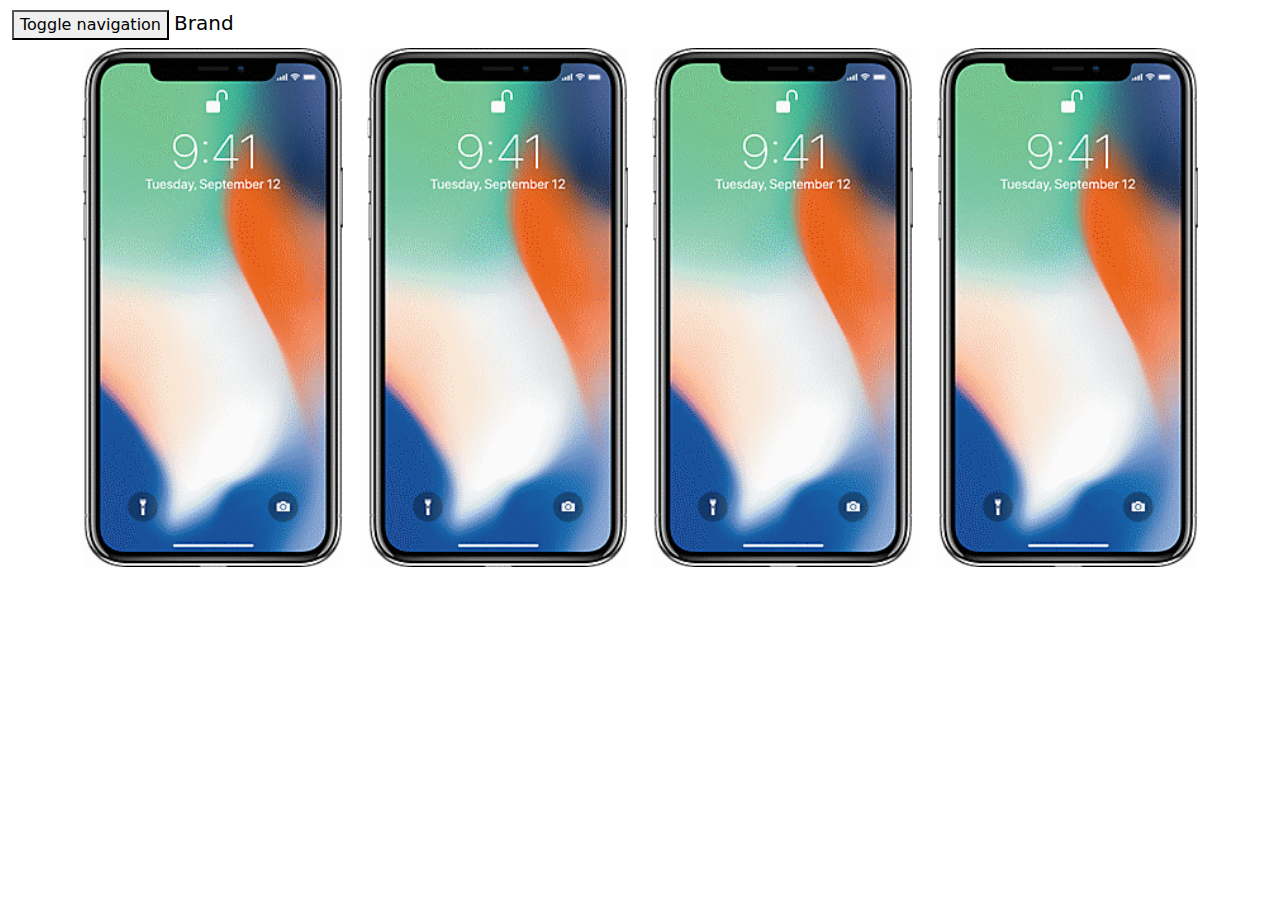
<file: 4column_ipad.html>
<!DOCTYPE html>
<html lang="en">
  <head>
    <meta charset="utf-8">
    <meta http-equiv="X-UA-Compatible" content="IE=edge">
    <meta name="viewport" content="width=device-width, initial-scale=1">
    <!-- The above 3 meta tags *must* come first in the head; any other head content must come *after* these tags -->
    <title>Bootstrap 101 Template</title>

    <!-- Bootstrap -->
    <link href="css/bootstrap.min.css" rel="stylesheet">
  </head>
  <body>
 <!-- start menu -->
 <nav class="navbar navbar-default">
  <div class="container-fluid">
    <!-- Brand and toggle get grouped for better mobile display -->
    <div class="navbar-header">
      <button type="button" class="navbar-toggle collapsed" data-toggle="collapse" data-target="#bs-example-navbar-collapse-1" aria-expanded="false">
        <span class="sr-only">Toggle navigation</span>
        <span class="icon-bar"></span>
        <span class="icon-bar"></span>
        <span class="icon-bar"></span>
      </button>
      <a class="navbar-brand" href="#">Brand</a>
    </div>

    <!-- Collect the nav links, forms, and other content for toggling -->
    <div class="collapse navbar-collapse" id="bs-example-navbar-collapse-1">
      <ul class="nav navbar-nav">
        <li class="active"><a href="#">Link <span class="sr-only">(current)</span></a></li>
        <li><a href="#">Link</a></li>
        <li class="dropdown">
          <a href="#" class="dropdown-toggle" data-toggle="dropdown" role="button" aria-haspopup="true" aria-expanded="false">Dropdown <span class="caret"></span></a>
          <ul class="dropdown-menu">
            <li><a href="#">Action</a></li>
            <li><a href="#">Another action</a></li>
            <li><a href="#">Something else here</a></li>
            <li role="separator" class="divider"></li>
            <li><a href="#">Separated link</a></li>
            <li role="separator" class="divider"></li>
            <li><a href="#">One more separated link</a></li>
          </ul>
        </li>
      </ul>
      <form class="navbar-form navbar-left">
        <div class="form-group">
          <input type="text" class="form-control" placeholder="Search">
        </div>
        <button type="submit" class="btn btn-default">Submit</button>
      </form>
      <ul class="nav navbar-nav navbar-right">
        <li><a href="#">Link</a></li>
        <li class="dropdown">
          <a href="#" class="dropdown-toggle" data-toggle="dropdown" role="button" aria-haspopup="true" aria-expanded="false">Dropdown <span class="caret"></span></a>
          <ul class="dropdown-menu">
            <li><a href="#">Action</a></li>
            <li><a href="#">Another action</a></li>
            <li><a href="#">Something else here</a></li>
            <li role="separator" class="divider"></li>
            <li><a href="#">Separated link</a></li>
          </ul>
        </li>
      </ul>
    </div><!-- /.navbar-collapse -->
  </div><!-- /.container-fluid -->
</nav>
 <!-- end menu -->

<!-- start prd -->
<div class="container">
  <div class="row">
    <div class="col-xs-3 col-sm-3">
      <img src="img/p.png" width="100%">
    </div>
    <div class="col-xs-3 col-sm-3">
      <img src="img/p.png" width="100%">
    </div>
    <div class="col-xs-3 col-sm-3">
      <img src="img/p.png" width="100%">
    </div>
    <div class="col-xs-3 col-sm-3">
      <img src="img/p.png" width="100%">
    </div>
  </div>
</div>
<!-- end prd -->

    <!-- jQuery (necessary for Bootstrap's JavaScript plugins) -->
    <script src="js/jquery.min.js"></script>
    <!-- Include all compiled plugins (below), or include individual files as needed -->
    <script src="js/bootstrap.min.js"></script>
  </body>
</html>
</file>
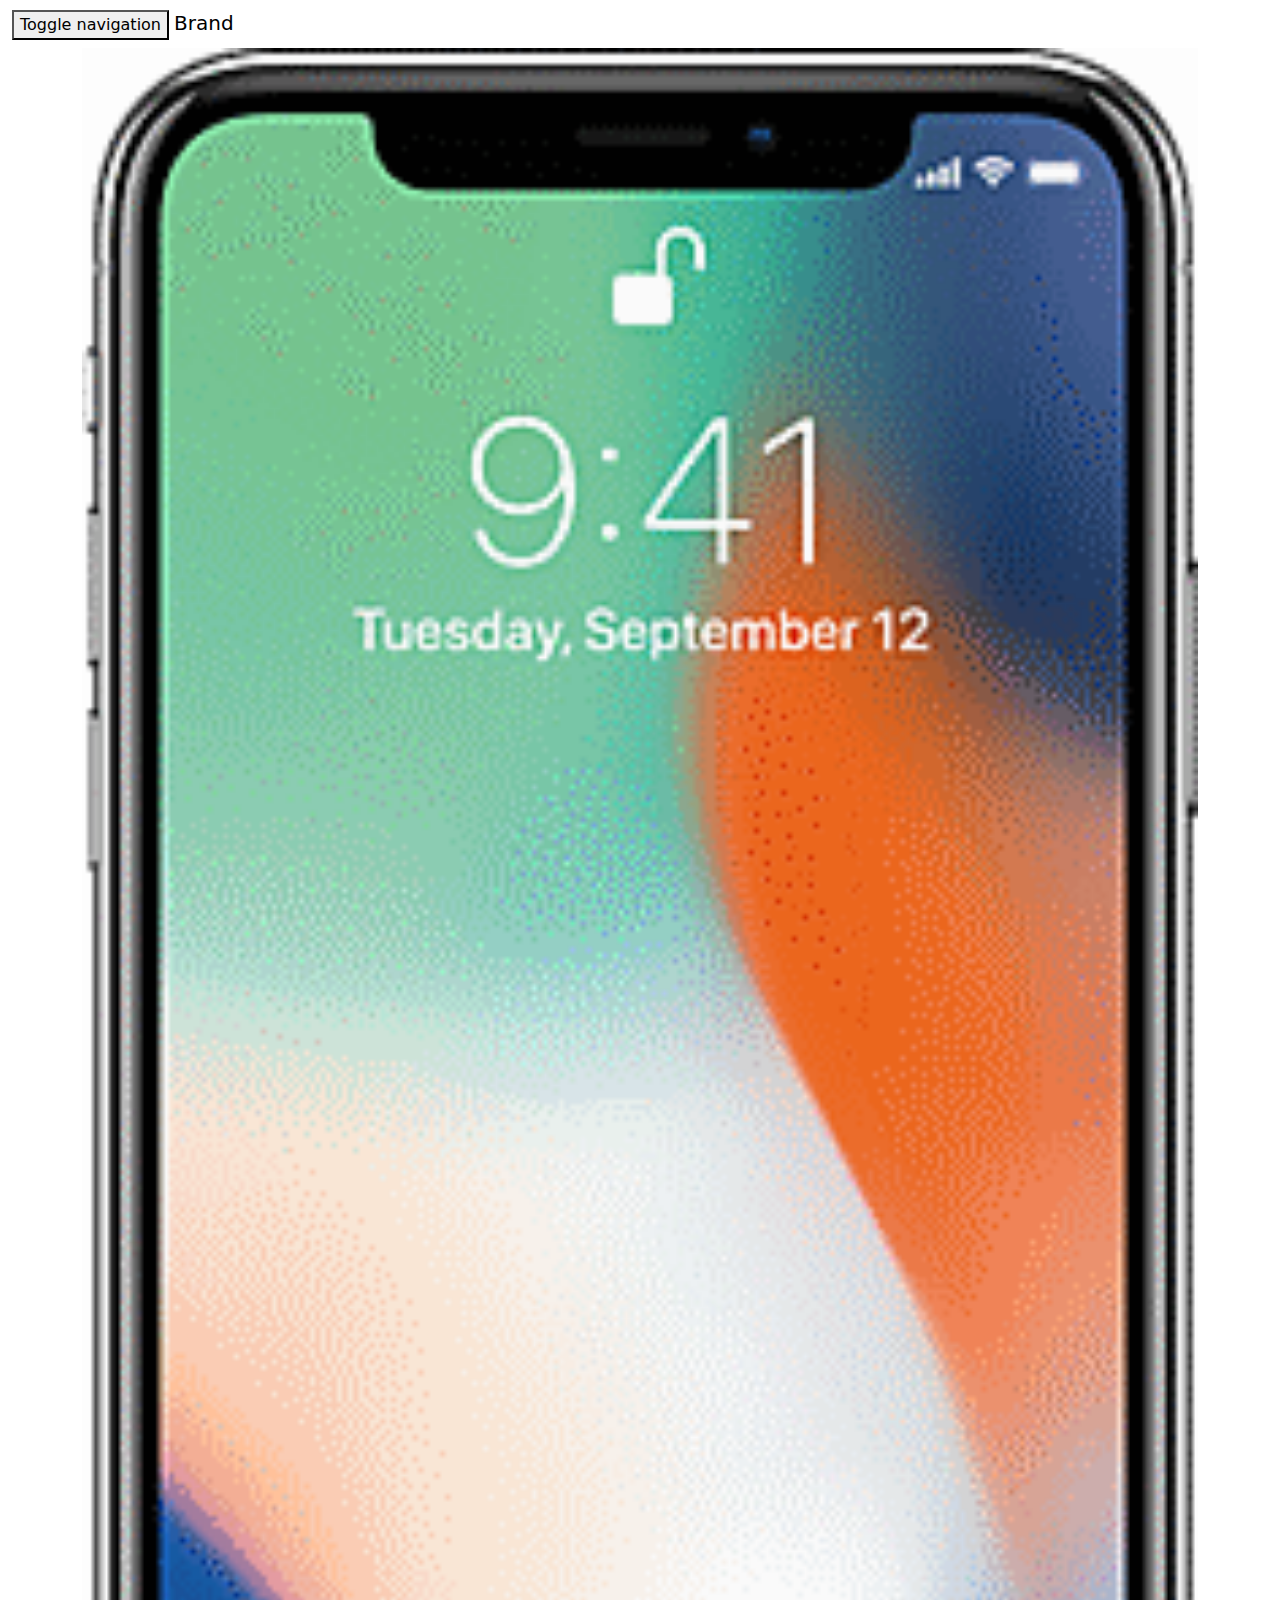
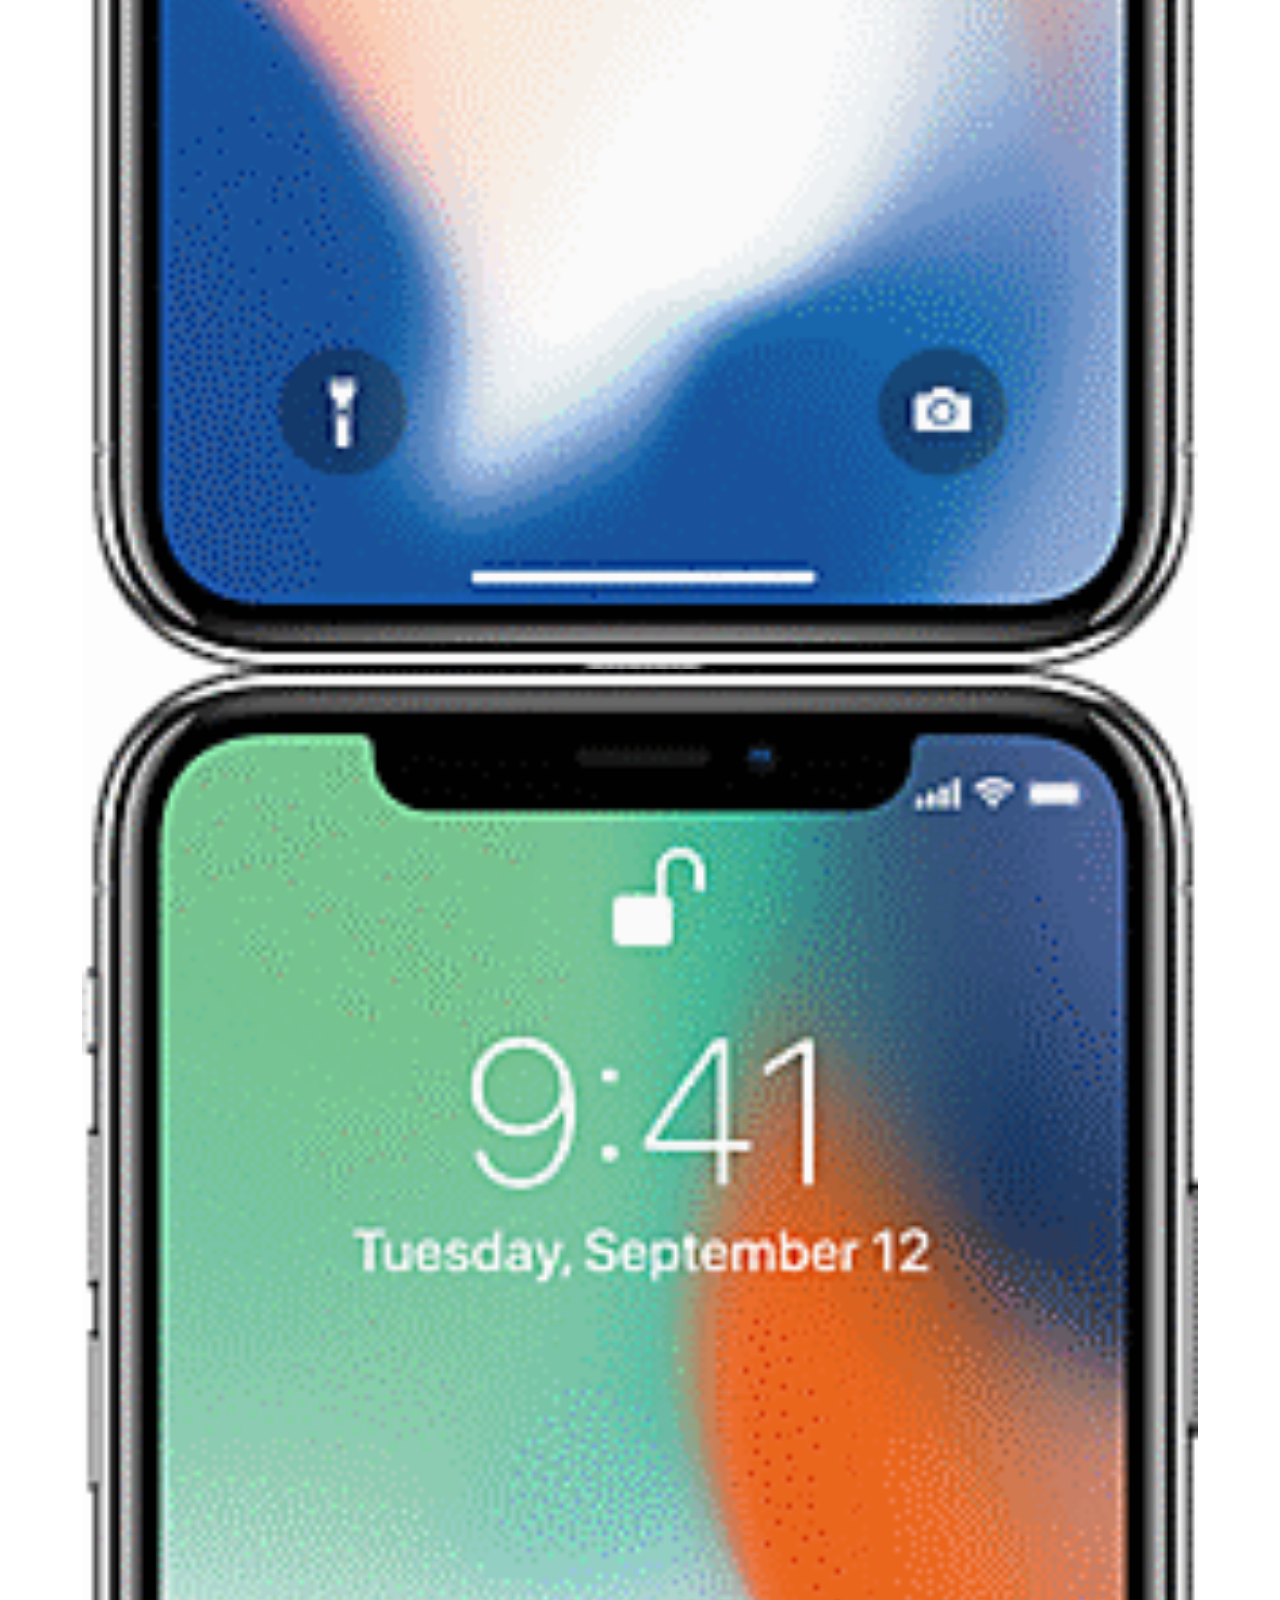
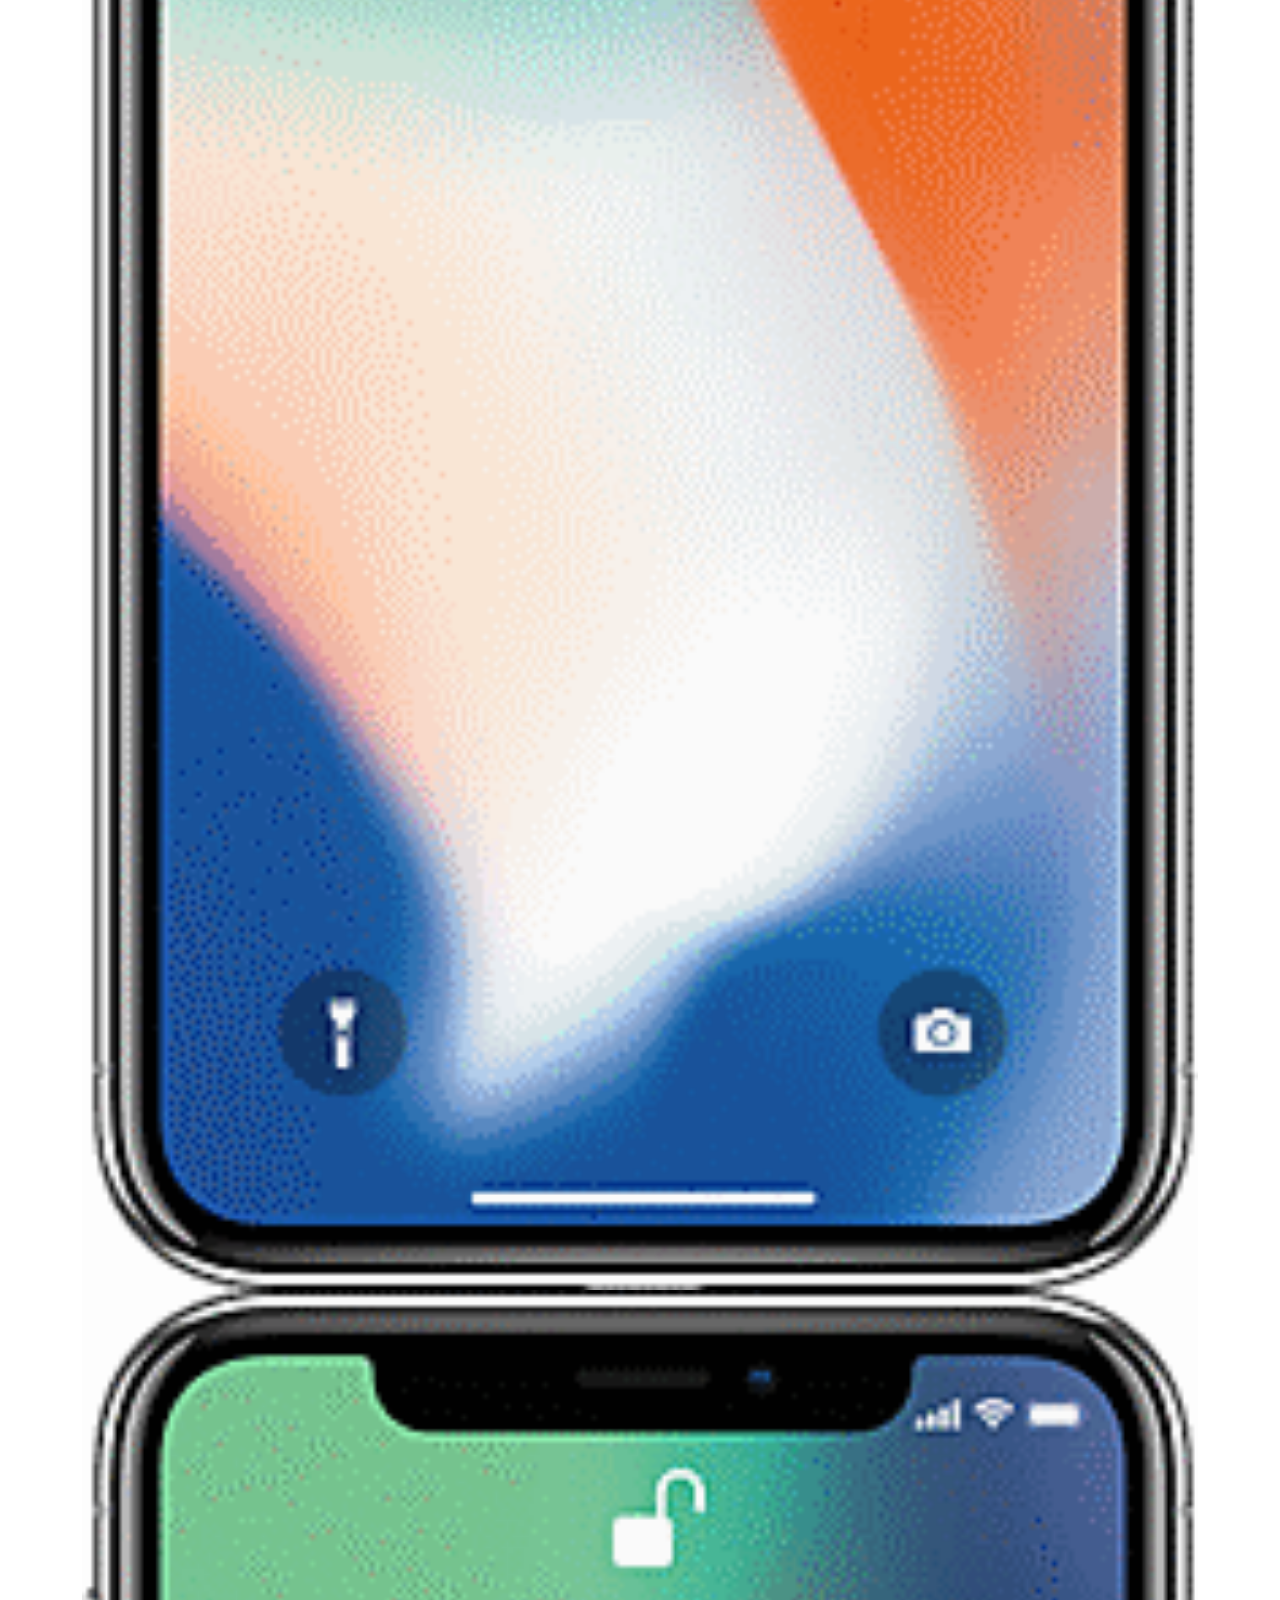
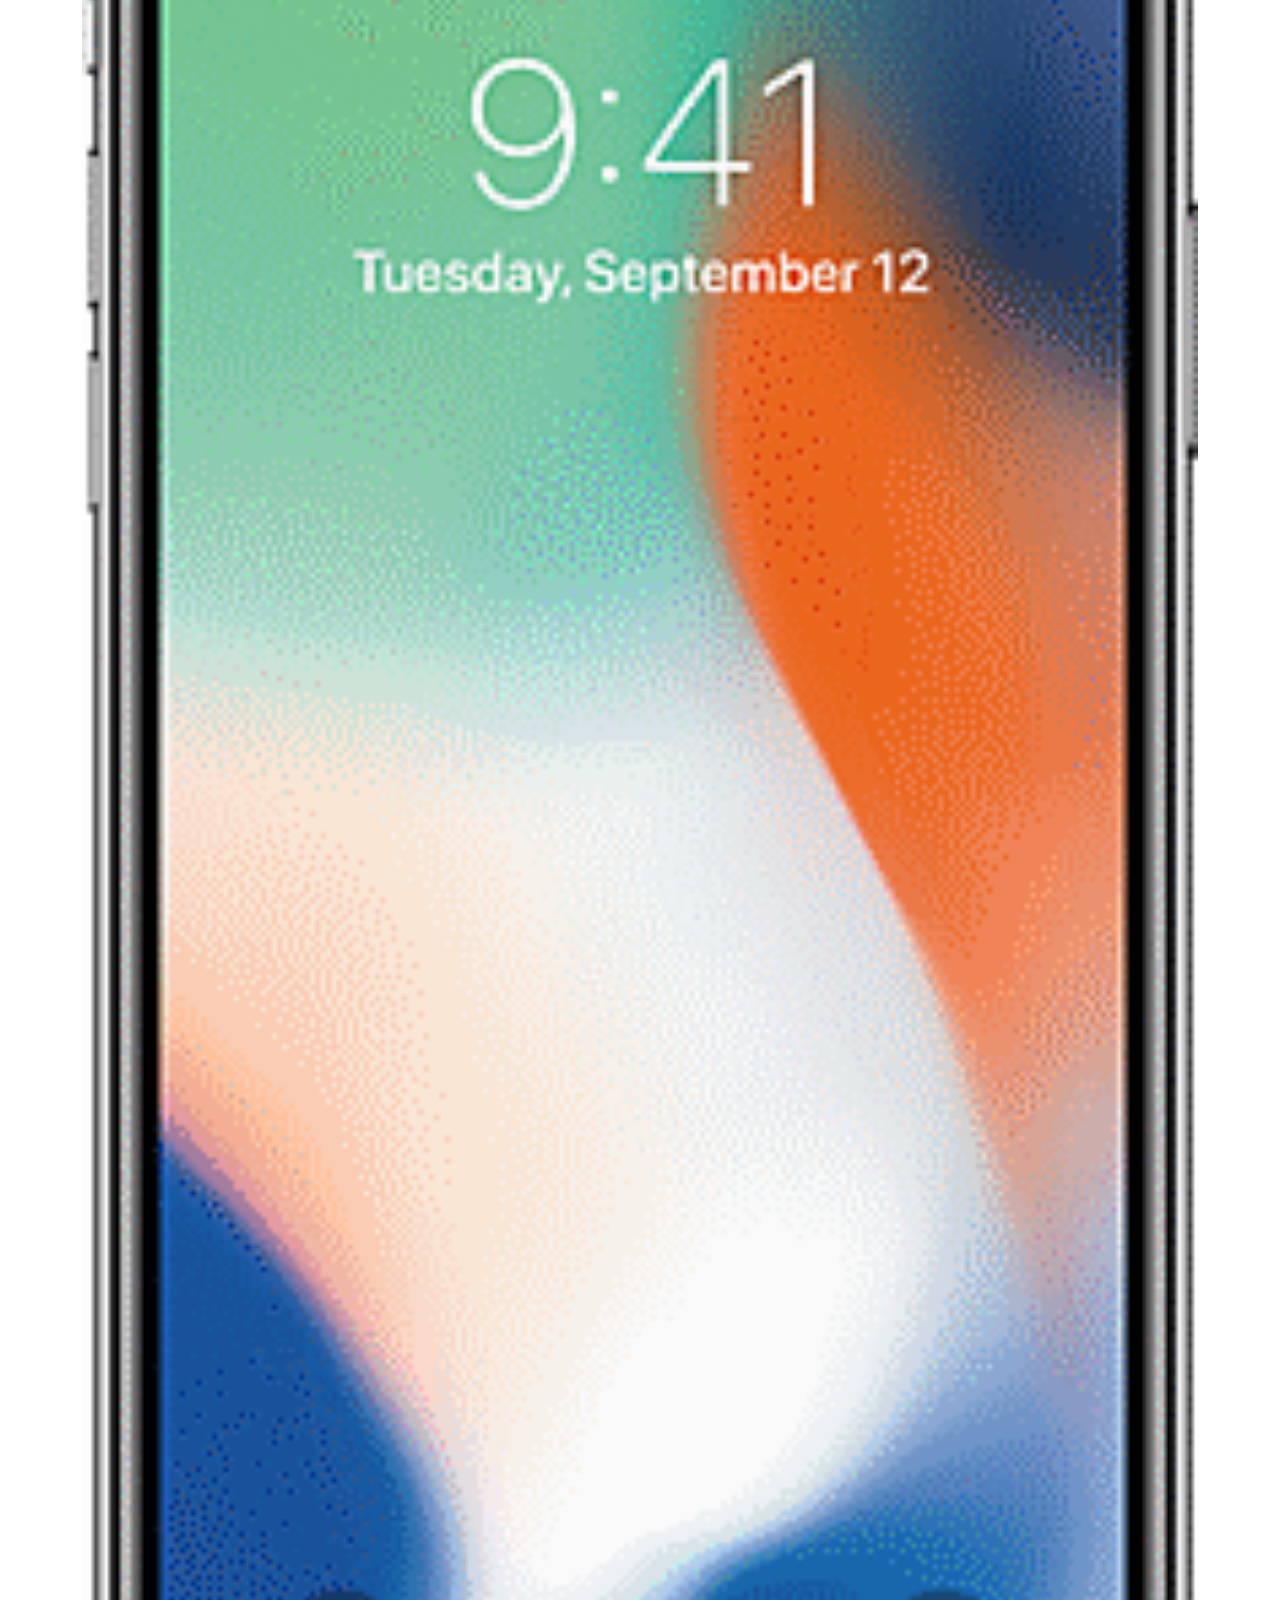
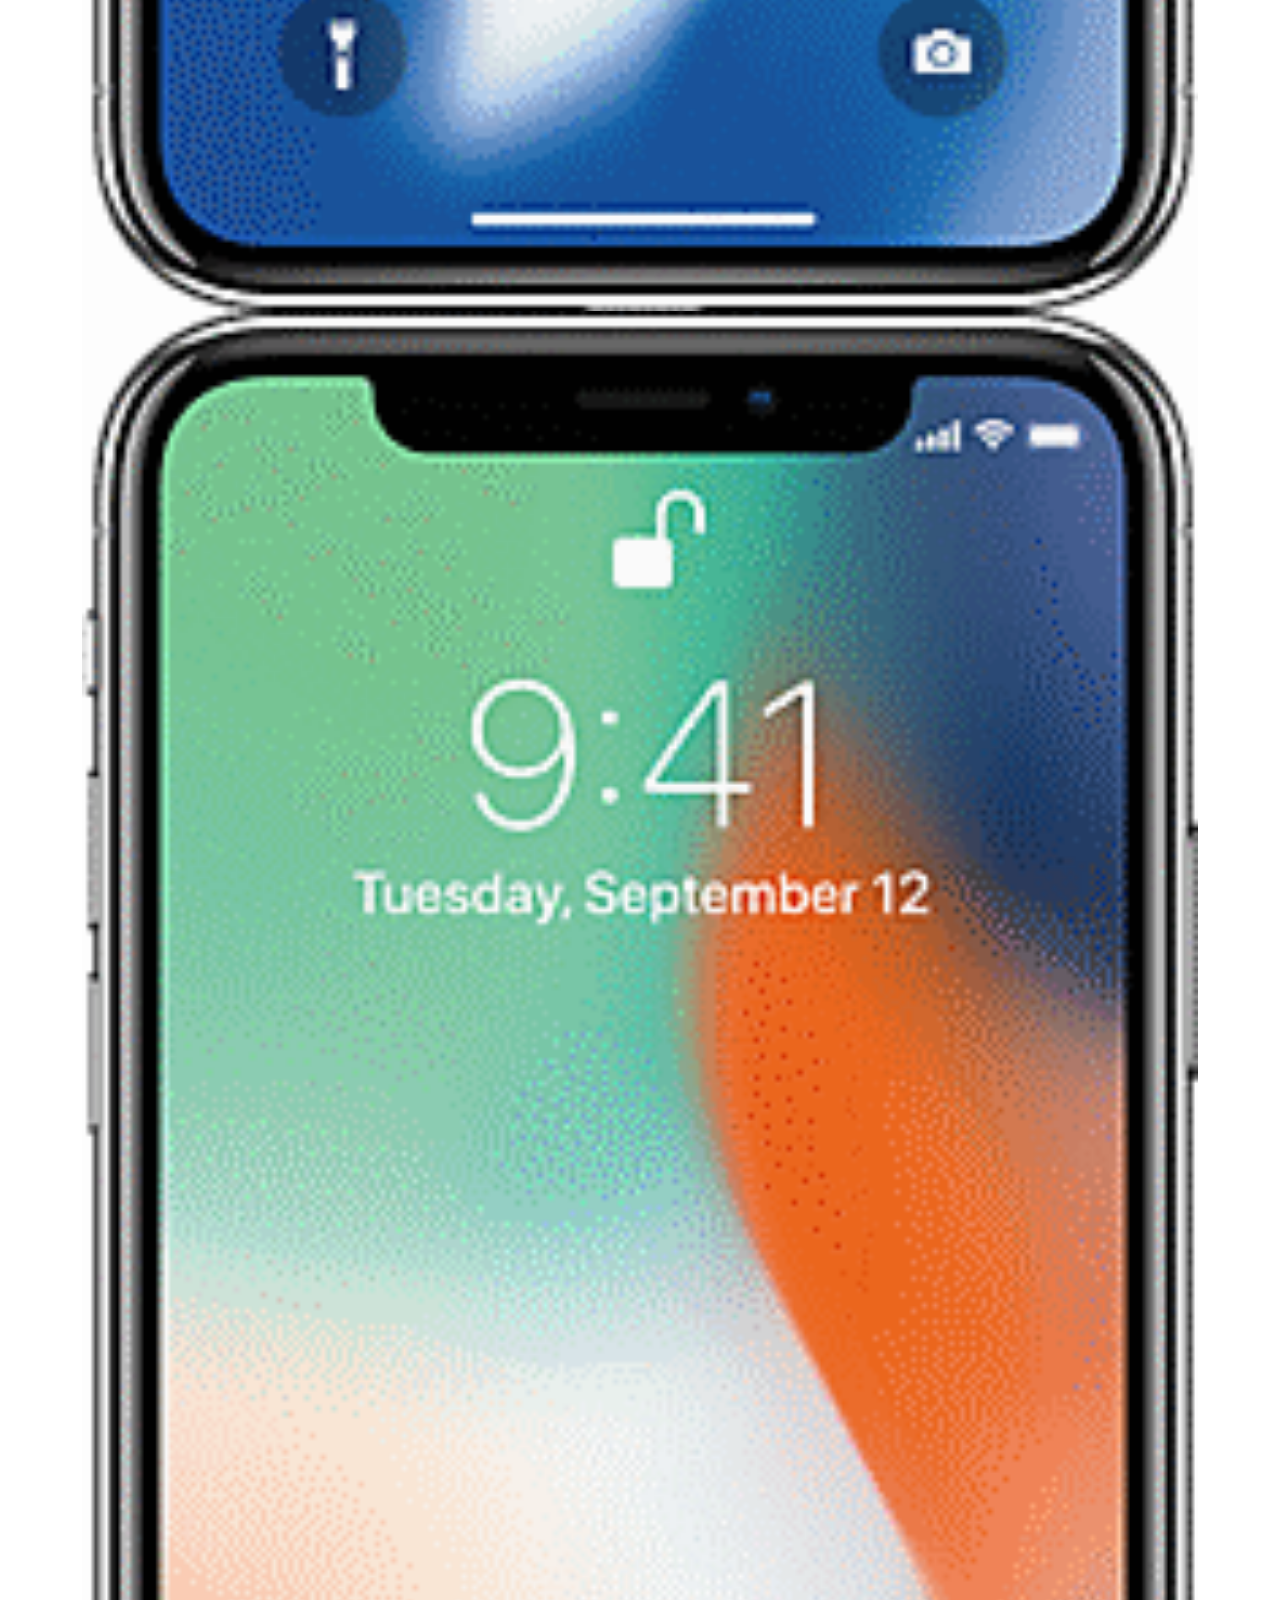
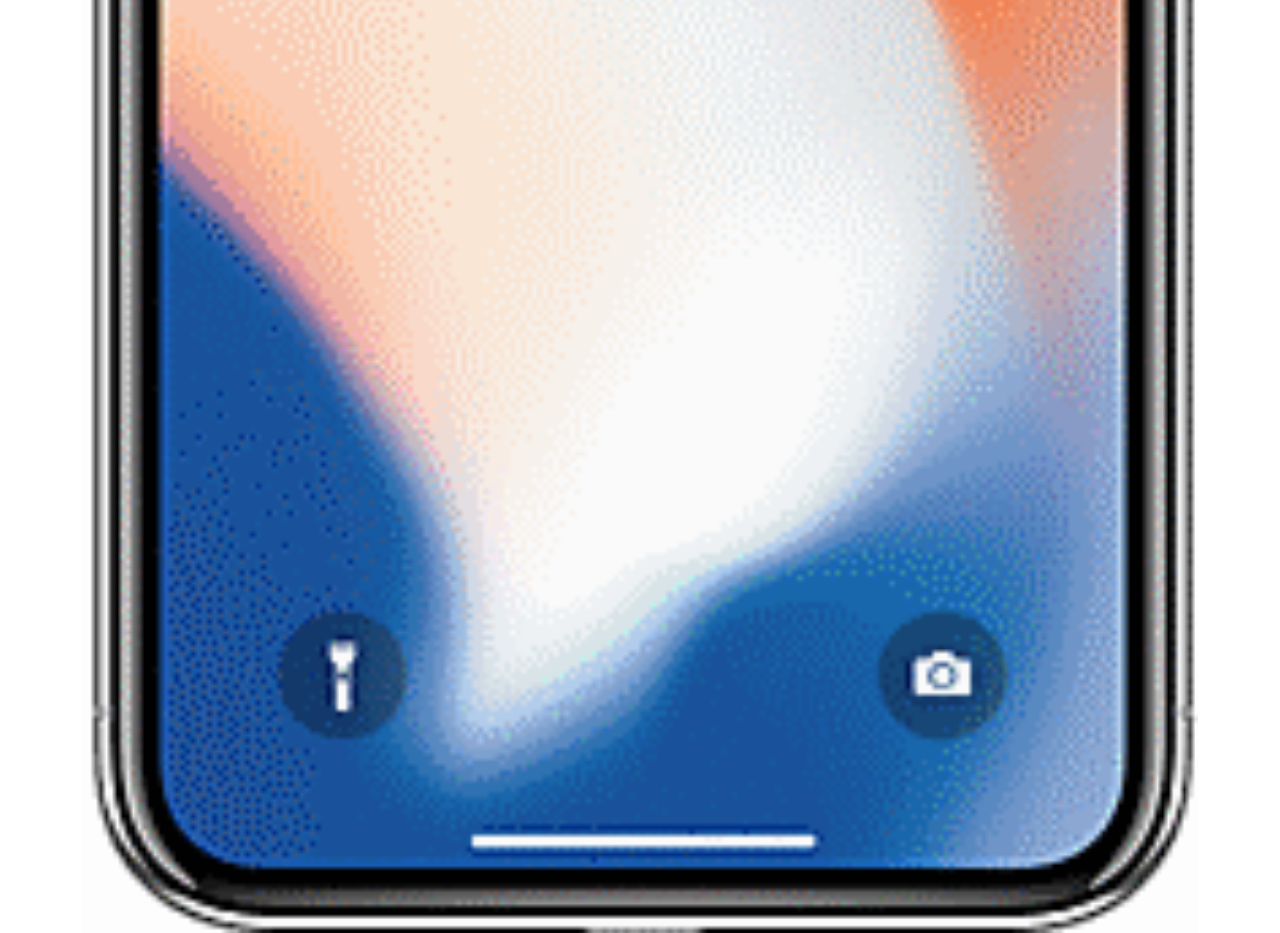
<file: 4column_mobile.html>
<!DOCTYPE html>
<html lang="en">
  <head>
    <meta charset="utf-8">
    <meta http-equiv="X-UA-Compatible" content="IE=edge">
    <meta name="viewport" content="width=device-width, initial-scale=1">
    <!-- The above 3 meta tags *must* come first in the head; any other head content must come *after* these tags -->
    <title>Bootstrap 101 Template</title>

    <!-- Bootstrap -->
    <link href="css/bootstrap.min.css" rel="stylesheet">
  </head>
  <body>
 <!-- start menu -->
 <nav class="navbar navbar-default">
  <div class="container-fluid">
    <!-- Brand and toggle get grouped for better mobile display -->
    <div class="navbar-header">
      <button type="button" class="navbar-toggle collapsed" data-toggle="collapse" data-target="#bs-example-navbar-collapse-1" aria-expanded="false">
        <span class="sr-only">Toggle navigation</span>
        <span class="icon-bar"></span>
        <span class="icon-bar"></span>
        <span class="icon-bar"></span>
      </button>
      <a class="navbar-brand" href="#">Brand</a>
    </div>

    <!-- Collect the nav links, forms, and other content for toggling -->
    <div class="collapse navbar-collapse" id="bs-example-navbar-collapse-1">
      <ul class="nav navbar-nav">
        <li class="active"><a href="#">Link <span class="sr-only">(current)</span></a></li>
        <li><a href="#">Link</a></li>
        <li class="dropdown">
          <a href="#" class="dropdown-toggle" data-toggle="dropdown" role="button" aria-haspopup="true" aria-expanded="false">Dropdown <span class="caret"></span></a>
          <ul class="dropdown-menu">
            <li><a href="#">Action</a></li>
            <li><a href="#">Another action</a></li>
            <li><a href="#">Something else here</a></li>
            <li role="separator" class="divider"></li>
            <li><a href="#">Separated link</a></li>
            <li role="separator" class="divider"></li>
            <li><a href="#">One more separated link</a></li>
          </ul>
        </li>
      </ul>
      <form class="navbar-form navbar-left">
        <div class="form-group">
          <input type="text" class="form-control" placeholder="Search">
        </div>
        <button type="submit" class="btn btn-default">Submit</button>
      </form>
      <ul class="nav navbar-nav navbar-right">
        <li><a href="#">Link</a></li>
        <li class="dropdown">
          <a href="#" class="dropdown-toggle" data-toggle="dropdown" role="button" aria-haspopup="true" aria-expanded="false">Dropdown <span class="caret"></span></a>
          <ul class="dropdown-menu">
            <li><a href="#">Action</a></li>
            <li><a href="#">Another action</a></li>
            <li><a href="#">Something else here</a></li>
            <li role="separator" class="divider"></li>
            <li><a href="#">Separated link</a></li>
          </ul>
        </li>
      </ul>
    </div><!-- /.navbar-collapse -->
  </div><!-- /.container-fluid -->
</nav>
 <!-- end menu -->

<!-- start prd -->
<div class="container">
  <div class="row">
    <div class="col-xs-3">
      <img src="img/p.png" width="100%">
    </div>
    <div class="col-xs-3">
      <img src="img/p.png" width="100%">
    </div>
    <div class="col-xs-3">
      <img src="img/p.png" width="100%">
    </div>
    <div class="col-xs-3">
      <img src="img/p.png" width="100%">
    </div>
  </div>
</div>
<!-- end prd -->

    <!-- jQuery (necessary for Bootstrap's JavaScript plugins) -->
    <script src="js/jquery.min.js"></script>
    <!-- Include all compiled plugins (below), or include individual files as needed -->
    <script src="js/bootstrap.min.js"></script>
  </body>
</html>
</file>
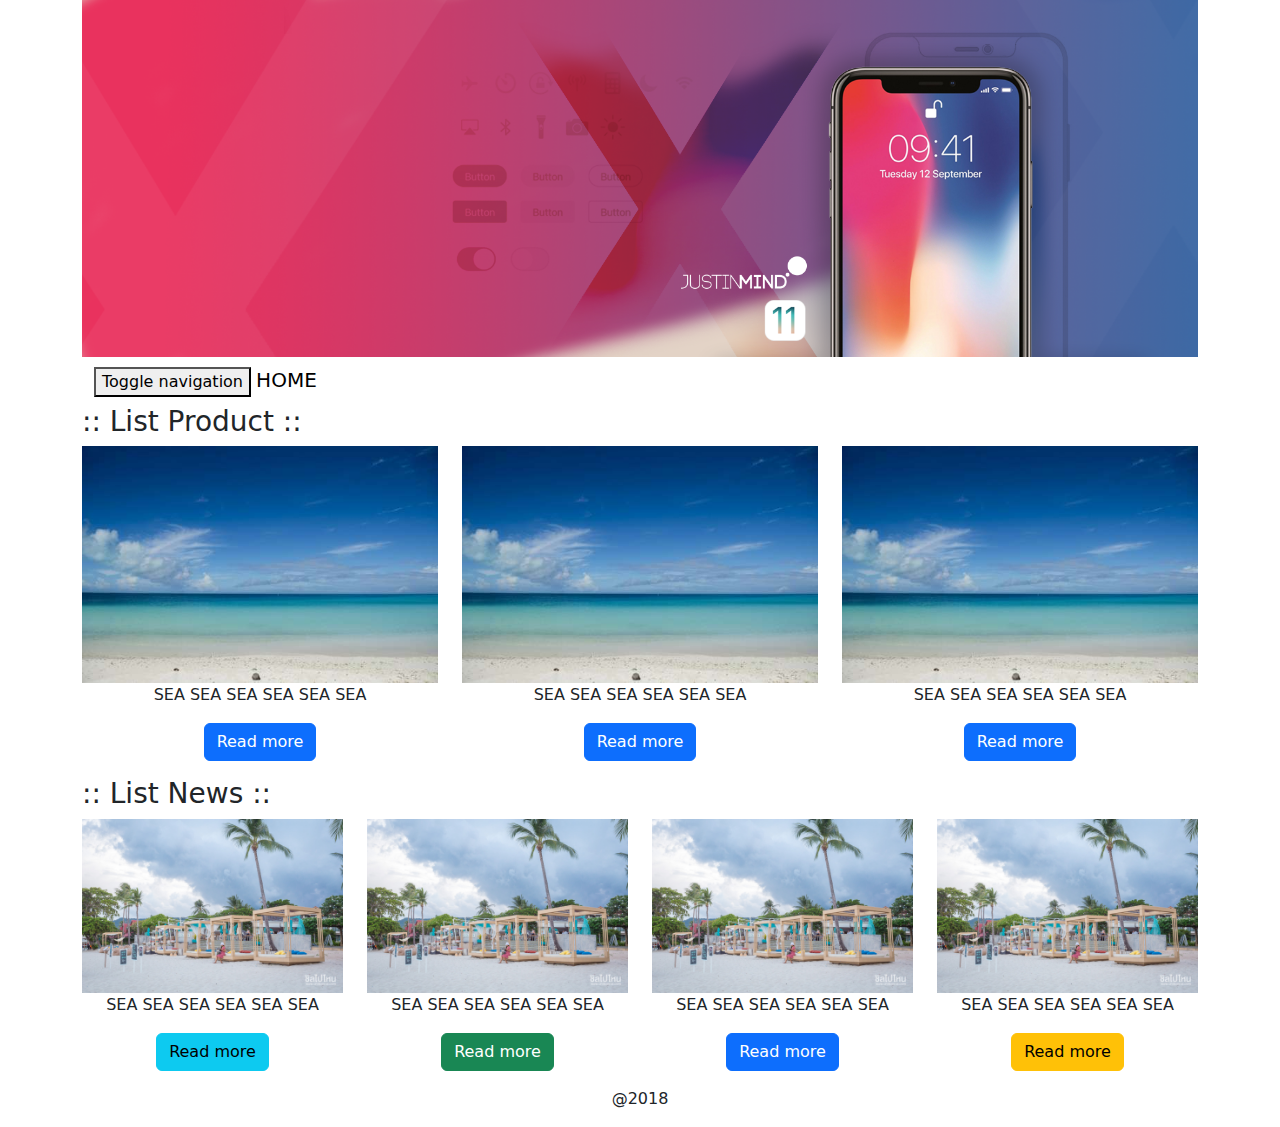
<file: index1.html>
<!DOCTYPE html>
<html lang="en">
  <head>
    <meta charset="utf-8">
    <meta http-equiv="X-UA-Compatible" content="IE=edge">
    <meta name="viewport" content="width=device-width, initial-scale=1">
    <title>Bootstrap 101 Template</title>
    <link href="css/bootstrap.min.css" rel="stylesheet">
    <link href="css/style.css" rel="stylesheet">
  </head>
  <body>
    <!-- start banner -->
    <div class="container">
      <div class="row">
        <div class="col-xs-12 col-sm-12 col-md-12 col-lg-12">
          <img src="img/b.png" width="100%">
        </div>
      </div>
    </div>
    <!-- end banner -->
    <!-- start menu -->
    <div class="container">
      <div class="row">
        <div class="col-xs-12 col-sm-12 col-md-12 col-lg-12">
          <nav class="navbar navbar-default">
            <div class="container-fluid">
              <!-- Brand and toggle get grouped for better mobile display -->
              <div class="navbar-header">
                <button type="button" class="navbar-toggle collapsed" data-toggle="collapse" data-target="#bs-example-navbar-collapse-1" aria-expanded="false">
                <span class="sr-only">Toggle navigation</span>
                <span class="icon-bar"></span>
                <span class="icon-bar"></span>
                <span class="icon-bar"></span>
                </button>
                <a class="navbar-brand" href="index.html">HOME</a>
              </div>
              <!-- Collect the nav links, forms, and other content for toggling -->
              <div class="collapse navbar-collapse" id="bs-example-navbar-collapse-1">
                <ul class="nav navbar-nav">
                  <li><a href="index.html">หน้าแรก</a></li>
                  <li><a href="login.html">Login</a></li>
                  <li><a href="register.html">สมัครสมาชิก</a></li>
                  <li><a href="prdtype.html">เพิ่มประเภทสินค้า</a></li>
                  <li><a href="prd.html">เพิ่มสินค้า</a></li>
                  <li class="dropdown">
                    <a href="#" class="dropdown-toggle" data-toggle="dropdown" role="button" aria-haspopup="true" aria-expanded="false">Dropdown <span class="caret"></span></a>
                    <ul class="dropdown-menu">
                      <li><a href="#">Action</a></li>
                      <li><a href="#">Another action</a></li>
                      <li><a href="#">Something else here</a></li>
                      <li role="separator" class="divider"></li>
                      <li><a href="#">Separated link</a></li>
                      <li role="separator" class="divider"></li>
                      <li><a href="#">One more separated link</a></li>
                    </ul>
                  </li>
                </ul>
                <!--  <form class="navbar-form navbar-left">
                  <div class="form-group">
                    <input type="text" class="form-control" placeholder="Search">
                  </div>
                  <button type="submit" class="btn btn-default">Submit</button>
                </form> -->
                <ul class="nav navbar-nav navbar-right">
                  <li><a href="#">Link</a></li>
                  <li class="dropdown">
                    <a href="#" class="dropdown-toggle" data-toggle="dropdown" role="button" aria-haspopup="true" aria-expanded="false">หน่วยงานภายใน <span class="caret"></span></a>
                    <ul class="dropdown-menu">
                      <li><a href="#">depart 1</a></li>
                      <li><a href="#">depart 2</a></li>
                    </ul>
                  </li>
                </ul>
                </div><!-- /.navbar-collapse -->
                </div><!-- /.container-fluid -->
              </nav>
            </div>
          </div>
        </div>
        <!-- end menu -->
        <!-- start prd -->
        <div class="container">
          <div class="row">
            <div class="col-xs-12 col-md-12">
              <h3> :: List Product ::</h3>
            </div>
            <div class="col-xs-12 col-md-4">
              <img src="img/s.jpg" width="100%" class="a">
              <p align="center"> SEA  SEA SEA SEA SEA SEA </p>
              <p align="center">
                <a href="#" class="btn btn-primary"> Read more </a>
              </p>
            </div>
            <div class="col-xs-12 col-md-4">
              <img src="img/s.jpg" width="100%" class="a">
              <p align="center"> SEA  SEA SEA SEA SEA SEA </p>
              <p align="center">
                <a href="#" class="btn btn-primary"> Read more </a>
              </p>
            </div>
            <div class="col-xs-12 col-md-4">
              <img src="img/s.jpg" width="100%" class="a">
              <p align="center"> SEA  SEA SEA SEA SEA SEA </p>
              <p align="center">
                <a href="#" class="btn btn-primary"> Read more </a>
              </p>
            </div>
          </div>
        </div>
        <!-- end prd -->
        <!-- start news -->
        <div class="container">
          <div class="row">
            <div class="col-xs-12 col-md-12">
              <h3> :: List News ::</h3>
            </div>
            <div class="col-xs-12 col-md-3">
              <img src="img/c.jpg" width="100%" class="a">
              <p align="center"> SEA  SEA SEA SEA SEA SEA </p>
              <p align="center">
                <a href="#" class="btn btn-info"> Read more </a>
              </p>
            </div>
            <div class="col-xs-12 col-md-3">
              <img src="img/c.jpg" width="100%" class="a">
              <p align="center"> SEA  SEA SEA SEA SEA SEA </p>
              <p align="center">
                <a href="#" class="btn btn-success"> Read more </a>
              </p>
            </div>
            <div class="col-xs-12 col-md-3">
              <img src="img/c.jpg" width="100%" class="a">
              <p align="center"> SEA  SEA SEA SEA SEA SEA </p>
              <p align="center">
                <a href="#" class="btn btn-primary"> Read more </a>
              </p>
            </div>
            <div class="col-xs-12 col-md-3">
              <img src="img/c.jpg" width="100%" class="a">
              <p align="center"> SEA  SEA SEA SEA SEA SEA </p>
              <p align="center">
                <a href="#" class="btn btn-warning"> Read more </a>
              </p>
            </div>
          </div>
        </div>
        <!-- end news -->

        <!-- start footer -->
        <div class="container ft">
          <div class="row">
            <div class="col-xs-12 col-md-12">
              <p align="center" class="ft">
                @2018
              </p>
            </div>
          </div>
        </div>

        <!-- end footer -->
        
      </body>
    </html>
    <script src="js/jquery.min.js"></script>
    <script src="js/bootstrap.min.js"></script>
</file>
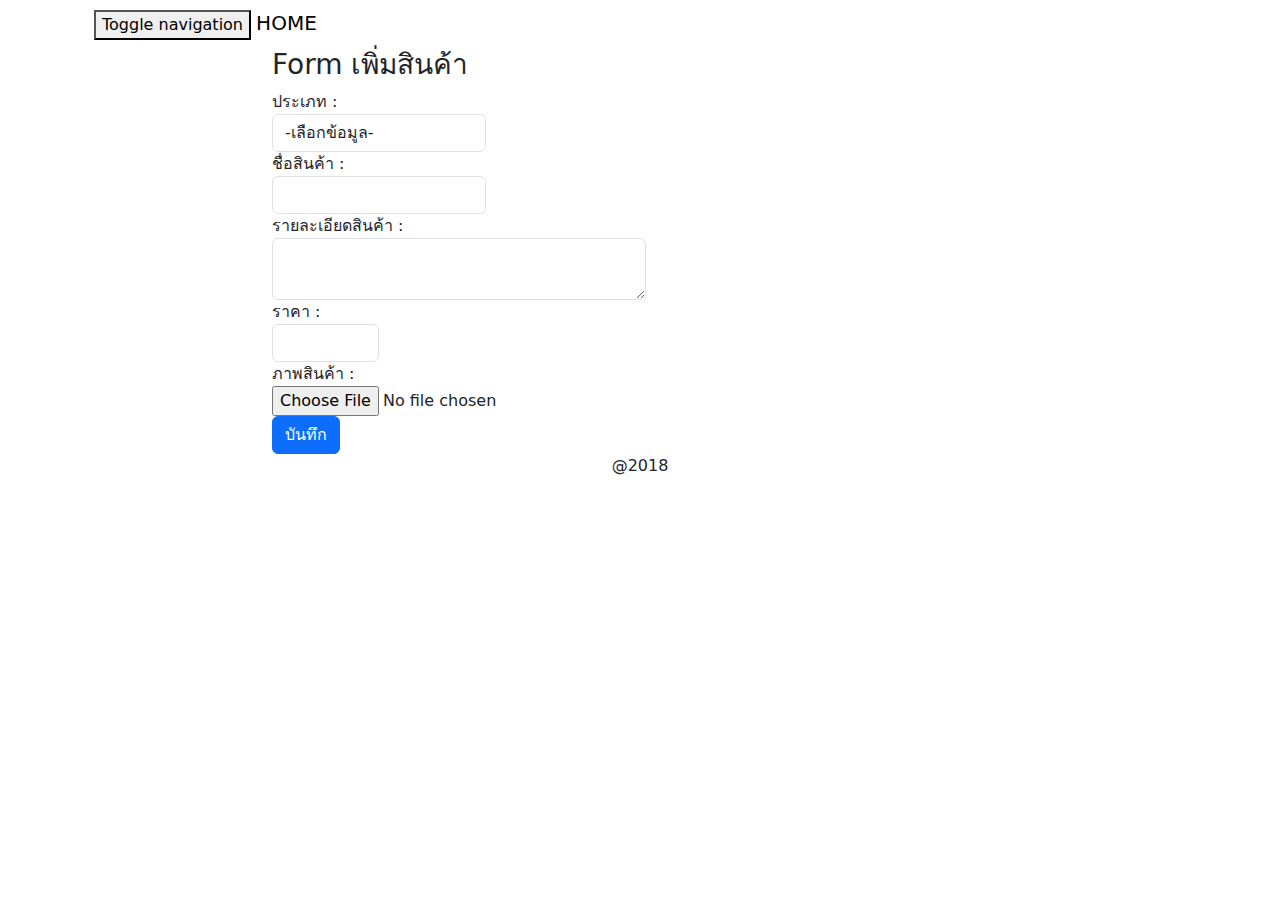
<file: prd.html>
<!DOCTYPE html>
<html lang="en">
  <head>
    <meta charset="utf-8">
    <meta http-equiv="X-UA-Compatible" content="IE=edge">
    <meta name="viewport" content="width=device-width, initial-scale=1">
    <title>Bootstrap 101 Template</title>
    <link href="css/bootstrap.min.css" rel="stylesheet">
    <link href="css/style.css" rel="stylesheet">
  </head>
  <body>
   <!-- start menu -->
    <div class="container">
      <div class="row">
        <div class="col-xs-12 col-sm-12 col-md-12 col-lg-12">
          <nav class="navbar navbar-default">
            <div class="container-fluid">
              <!-- Brand and toggle get grouped for better mobile display -->
              <div class="navbar-header">
                <button type="button" class="navbar-toggle collapsed" data-toggle="collapse" data-target="#bs-example-navbar-collapse-1" aria-expanded="false">
                <span class="sr-only">Toggle navigation</span>
                <span class="icon-bar"></span>
                <span class="icon-bar"></span>
                <span class="icon-bar"></span>
                </button>
                <a class="navbar-brand" href="index.html">HOME</a>
              </div>
              <!-- Collect the nav links, forms, and other content for toggling -->
              <div class="collapse navbar-collapse" id="bs-example-navbar-collapse-1">
                <ul class="nav navbar-nav">
                  <li><a href="index.html">หน้าแรก</a></li>
                  <li><a href="login.html">Login</a></li>
                  <li><a href="register.html">สมัครสมาชิก</a></li>
                  <li><a href="prdtype.html">เพิ่มประเภทสินค้า</a></li>
                  <li><a href="prd.html">เพิ่มสินค้า</a></li>
                  <li class="dropdown">
                    <a href="#" class="dropdown-toggle" data-toggle="dropdown" role="button" aria-haspopup="true" aria-expanded="false">Dropdown <span class="caret"></span></a>
                    <ul class="dropdown-menu">
                      <li><a href="#">Action</a></li>
                      <li><a href="#">Another action</a></li>
                      <li><a href="#">Something else here</a></li>
                      <li role="separator" class="divider"></li>
                      <li><a href="#">Separated link</a></li>
                      <li role="separator" class="divider"></li>
                      <li><a href="#">One more separated link</a></li>
                    </ul>
                  </li>
                </ul>
                <!--  <form class="navbar-form navbar-left">
                  <div class="form-group">
                    <input type="text" class="form-control" placeholder="Search">
                  </div>
                  <button type="submit" class="btn btn-default">Submit</button>
                </form> -->
                <ul class="nav navbar-nav navbar-right">
                  <li><a href="#">Link</a></li>
                  <li class="dropdown">
                    <a href="#" class="dropdown-toggle" data-toggle="dropdown" role="button" aria-haspopup="true" aria-expanded="false">หน่วยงานภายใน <span class="caret"></span></a>
                    <ul class="dropdown-menu">
                      <li><a href="#">depart 1</a></li>
                      <li><a href="#">depart 2</a></li>
                    </ul>
                  </li>
                </ul>
                </div><!-- /.navbar-collapse -->
                </div><!-- /.container-fluid -->
              </nav>
            </div>
          </div>
        </div>
        <!-- end menu -->
        <!-- start form login-->
        <div class="container">
          <div class="row">
            <div class="col-md-2"></div>
            <div class="col-md-7">
              <h3> Form เพิ่มสินค้า  </h3>
              <form action="" method="post" class="form-horizontal" enctype="multipart/form-data">
                 <div class="form-group">
                  <div class="col-sm-3 control-label">
                    ประเภท : 
                  </div>
                  <div class="col-sm-4">
                    <select name="typeid" class="form-control" required>
                      <option value="">-เลือกข้อมูล-</option>
                      <option value="1">ประเภทที่ 1</option>
                      <option value="2">ประเภทที่ 2</option>
                    </select>
                  </div>
                 </div>
                 <div class="form-group">
                  <div class="col-sm-3 control-label">
                    ชื่อสินค้า : 
                  </div>
                  <div class="col-sm-4">
                    <input type="text" name="prdname" required class="form-control">
                  </div>
                 </div>
                 <div class="form-group">
                  <div class="col-sm-3 control-label">
                    รายละเอียดสินค้า : 
                  </div>
                  <div class="col-sm-7">
                   <textarea name="prddetail" class="form-control" required></textarea>
                  </div>
                 </div>
                 <div class="form-group">
                  <div class="col-sm-3 control-label">
                    ราคา : 
                  </div>
                  <div class="col-sm-2">
                    <input type="number" name="prdprice" required class="form-control">
                  </div>
                 </div>
                 <div class="form-group">
                  <div class="col-sm-3 control-label">
                    ภาพสินค้า : 
                  </div>
                  <div class="col-sm-6">
                    <input type="file" name="prdimg" required>
                  </div>
                 </div>
                 <div class="form-group">
                  <div class="col-sm-3">
                  </div>
                  <div class="col-sm-4">
                    <button type="submit" class="btn btn-primary">บันทึก</button>
                  </div>
                 </div>
              </form>
            </div>
          </div>
        </div>
        <!-- end form-->

        <!-- start footer -->
        <div class="container ft">
          <div class="row">
            <div class="col-xs-12 col-md-12">
              <p align="center" class="ft">
                @2018
              </p>
            </div>
          </div>
        </div>

        <!-- end footer -->
        
      </body>
    </html>
    <script src="js/jquery.min.js"></script>
    <script src="js/bootstrap.min.js"></script>
</file>
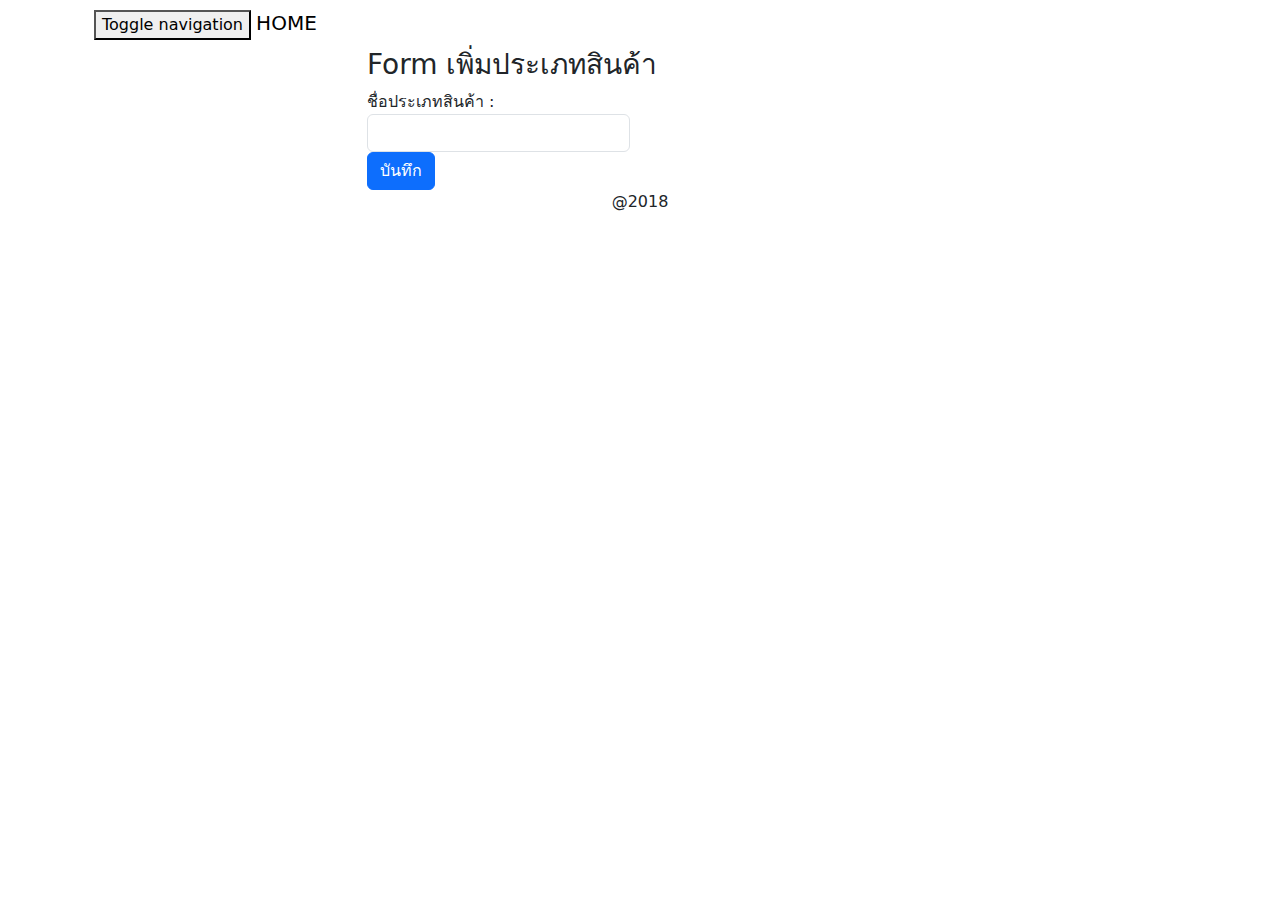
<file: prdtype.html>
<!DOCTYPE html>
<html lang="en">
  <head>
    <meta charset="utf-8">
    <meta http-equiv="X-UA-Compatible" content="IE=edge">
    <meta name="viewport" content="width=device-width, initial-scale=1">
    <title>Bootstrap 101 Template</title>
    <link href="css/bootstrap.min.css" rel="stylesheet">
    <link href="css/style.css" rel="stylesheet">
  </head>
  <body>
   <!-- start menu -->
    <div class="container">
      <div class="row">
        <div class="col-xs-12 col-sm-12 col-md-12 col-lg-12">
          <nav class="navbar navbar-default">
            <div class="container-fluid">
              <!-- Brand and toggle get grouped for better mobile display -->
              <div class="navbar-header">
                <button type="button" class="navbar-toggle collapsed" data-toggle="collapse" data-target="#bs-example-navbar-collapse-1" aria-expanded="false">
                <span class="sr-only">Toggle navigation</span>
                <span class="icon-bar"></span>
                <span class="icon-bar"></span>
                <span class="icon-bar"></span>
                </button>
                <a class="navbar-brand" href="index.html">HOME</a>
              </div>
              <!-- Collect the nav links, forms, and other content for toggling -->
              <div class="collapse navbar-collapse" id="bs-example-navbar-collapse-1">
                <ul class="nav navbar-nav">
                  <li><a href="index.html">หน้าแรก</a></li>
                  <li><a href="login.html">Login</a></li>
                  <li><a href="register.html">สมัครสมาชิก</a></li>
                  <li><a href="prdtype.html">เพิ่มประเภทสินค้า</a></li>
                  <li><a href="prd.html">เพิ่มสินค้า</a></li>
                  <li class="dropdown">
                    <a href="#" class="dropdown-toggle" data-toggle="dropdown" role="button" aria-haspopup="true" aria-expanded="false">Dropdown <span class="caret"></span></a>
                    <ul class="dropdown-menu">
                      <li><a href="#">Action</a></li>
                      <li><a href="#">Another action</a></li>
                      <li><a href="#">Something else here</a></li>
                      <li role="separator" class="divider"></li>
                      <li><a href="#">Separated link</a></li>
                      <li role="separator" class="divider"></li>
                      <li><a href="#">One more separated link</a></li>
                    </ul>
                  </li>
                </ul>
                <!--  <form class="navbar-form navbar-left">
                  <div class="form-group">
                    <input type="text" class="form-control" placeholder="Search">
                  </div>
                  <button type="submit" class="btn btn-default">Submit</button>
                </form> -->
                <ul class="nav navbar-nav navbar-right">
                  <li><a href="#">Link</a></li>
                  <li class="dropdown">
                    <a href="#" class="dropdown-toggle" data-toggle="dropdown" role="button" aria-haspopup="true" aria-expanded="false">หน่วยงานภายใน <span class="caret"></span></a>
                    <ul class="dropdown-menu">
                      <li><a href="#">depart 1</a></li>
                      <li><a href="#">depart 2</a></li>
                    </ul>
                  </li>
                </ul>
                </div><!-- /.navbar-collapse -->
                </div><!-- /.container-fluid -->
              </nav>
            </div>
          </div>
        </div>
        <!-- end menu -->
        <!-- start form login-->
        <div class="container">
          <div class="row">
            <div class="col-md-3"></div>
            <div class="col-md-5">
              <h3> Form เพิ่มประเภทสินค้า </h3>
              <form action="" method="post" class="form-horizontal">
                 <div class="form-group">
                  <div class="col-sm-4 control-label">
                    ชื่อประเภทสินค้า : 
                  </div>
                  <div class="col-sm-7">
                    <input type="text" name="typename" required class="form-control">
                  </div>
                 </div>
                 <div class="form-group">
                  <div class="col-sm-4">
                  </div>
                  <div class="col-sm-4">
                    <button type="submit" class="btn btn-primary">บันทึก</button>
                  </div>
                 </div>
              </form>
            </div>
          </div>
        </div>
        <!-- end form-->

        <!-- start footer -->
        <div class="container ft">
          <div class="row">
            <div class="col-xs-12 col-md-12">
              <p align="center" class="ft">
                @2018
              </p>
            </div>
          </div>
        </div>

        <!-- end footer -->
        
      </body>
    </html>
    <script src="js/jquery.min.js"></script>
    <script src="js/bootstrap.min.js"></script>
</file>
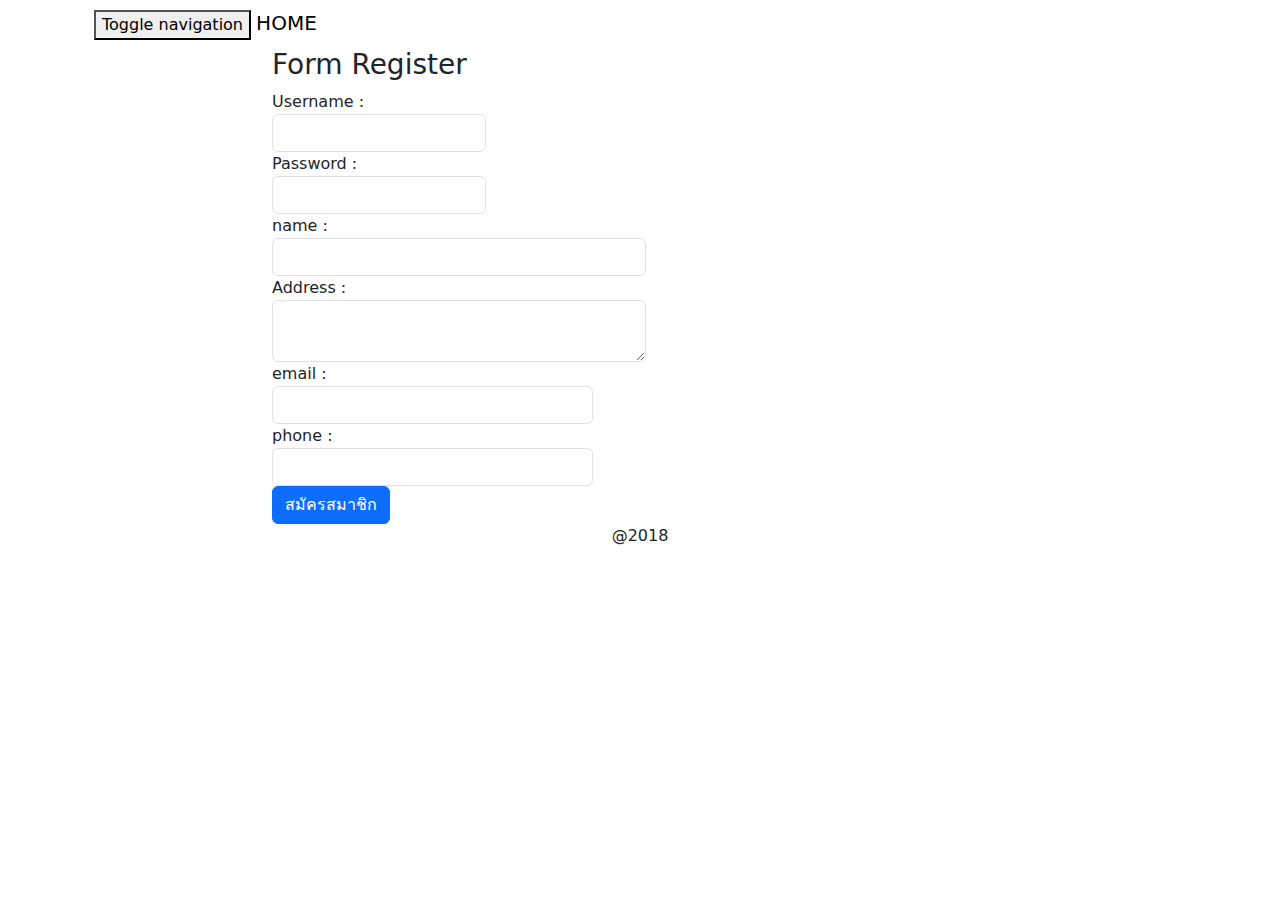
<file: register.html>
<!DOCTYPE html>
<html lang="en">
  <head>
    <meta charset="utf-8">
    <meta http-equiv="X-UA-Compatible" content="IE=edge">
    <meta name="viewport" content="width=device-width, initial-scale=1">
    <title>Bootstrap 101 Template</title>
    <link href="css/bootstrap.min.css" rel="stylesheet">
    <link href="css/style.css" rel="stylesheet">
  </head>
  <body>
   <!-- start menu -->
    <div class="container">
      <div class="row">
        <div class="col-xs-12 col-sm-12 col-md-12 col-lg-12">
          <nav class="navbar navbar-default">
            <div class="container-fluid">
              <!-- Brand and toggle get grouped for better mobile display -->
              <div class="navbar-header">
                <button type="button" class="navbar-toggle collapsed" data-toggle="collapse" data-target="#bs-example-navbar-collapse-1" aria-expanded="false">
                <span class="sr-only">Toggle navigation</span>
                <span class="icon-bar"></span>
                <span class="icon-bar"></span>
                <span class="icon-bar"></span>
                </button>
                <a class="navbar-brand" href="index.html">HOME</a>
              </div>
              <!-- Collect the nav links, forms, and other content for toggling -->
              <div class="collapse navbar-collapse" id="bs-example-navbar-collapse-1">
                <ul class="nav navbar-nav">
                  <li><a href="index.html">หน้าแรก</a></li>
                  <li><a href="login.html">Login</a></li>
                  <li><a href="register.html">สมัครสมาชิก</a></li>
                  <li><a href="prdtype.html">เพิ่มประเภทสินค้า</a></li>
                  <li><a href="prd.html">เพิ่มสินค้า</a></li>
                  <li class="dropdown">
                    <a href="#" class="dropdown-toggle" data-toggle="dropdown" role="button" aria-haspopup="true" aria-expanded="false">Dropdown <span class="caret"></span></a>
                    <ul class="dropdown-menu">
                      <li><a href="#">Action</a></li>
                      <li><a href="#">Another action</a></li>
                      <li><a href="#">Something else here</a></li>
                      <li role="separator" class="divider"></li>
                      <li><a href="#">Separated link</a></li>
                      <li role="separator" class="divider"></li>
                      <li><a href="#">One more separated link</a></li>
                    </ul>
                  </li>
                </ul>
                <!--  <form class="navbar-form navbar-left">
                  <div class="form-group">
                    <input type="text" class="form-control" placeholder="Search">
                  </div>
                  <button type="submit" class="btn btn-default">Submit</button>
                </form> -->
                <ul class="nav navbar-nav navbar-right">
                  <li><a href="#">Link</a></li>
                  <li class="dropdown">
                    <a href="#" class="dropdown-toggle" data-toggle="dropdown" role="button" aria-haspopup="true" aria-expanded="false">หน่วยงานภายใน <span class="caret"></span></a>
                    <ul class="dropdown-menu">
                      <li><a href="#">depart 1</a></li>
                      <li><a href="#">depart 2</a></li>
                    </ul>
                  </li>
                </ul>
                </div><!-- /.navbar-collapse -->
                </div><!-- /.container-fluid -->
              </nav>
            </div>
          </div>
        </div>
        <!-- end menu -->
        <!-- start form login-->
        <div class="container">
          <div class="row">
            <div class="col-md-2"></div>
            <div class="col-md-7">
              <h3> Form Register </h3>
              <form action="" method="post" class="form-horizontal">
                 <div class="form-group">
                  <div class="col-sm-3 control-label">
                    Username : 
                  </div>
                  <div class="col-sm-4">
                    <input type="text" name="username" required class="form-control">
                  </div>
                 </div>
                 <div class="form-group">
                  <div class="col-sm-3 control-label">
                    Password : 
                  </div>
                  <div class="col-sm-4">
                    <input type="password" name="password" required class="form-control">
                  </div>
                 </div>
                 <div class="form-group">
                  <div class="col-sm-3 control-label">
                    name : 
                  </div>
                  <div class="col-sm-7">
                    <input type="text" name="name" required class="form-control">
                  </div>
                 </div>
                 <div class="form-group">
                  <div class="col-sm-3 control-label">
                    Address : 
                  </div>
                  <div class="col-sm-7">
                   <textarea name="address" class="form-control" required></textarea>
                  </div>
                 </div>
                 <div class="form-group">
                  <div class="col-sm-3 control-label">
                    email : 
                  </div>
                  <div class="col-sm-6">
                    <input type="email" name="email" required class="form-control">
                  </div>
                 </div>
                 <div class="form-group">
                  <div class="col-sm-3 control-label">
                    phone : 
                  </div>
                  <div class="col-sm-6">
                    <input type="text" name="phone" required class="form-control">
                  </div>
                 </div>
                 <div class="form-group">
                  <div class="col-sm-3">
                  </div>
                  <div class="col-sm-4">
                    <button type="submit" class="btn btn-primary">สมัครสมาชิก</button>
                  </div>
                 </div>
              </form>
            </div>
          </div>
        </div>
        <!-- end form-->

        <!-- start footer -->
        <div class="container ft">
          <div class="row">
            <div class="col-xs-12 col-md-12">
              <p align="center" class="ft">
                @2018
              </p>
            </div>
          </div>
        </div>

        <!-- end footer -->
        
      </body>
    </html>
    <script src="js/jquery.min.js"></script>
    <script src="js/bootstrap.min.js"></script>
</file>
<file: ckeditor/samples/css/samples.css>
/**
 * @license Copyright (c) 2003-2017, CKSource - Frederico Knabben. All rights reserved.
 * For licensing, see LICENSE.md or http://ckeditor.com/license
 */
@media (max-width: 900px) {
  .global-is-mobile-hidden {
    display: none !important;
  }
}
article,
aside,
details,
figcaption,
figure,
footer,
header,
hgroup,
main,
menu,
nav,
section {
  display: block;
}
body,
html {
  margin: 0;
  padding: 0;
  font: 16px / 1.8 Arial, 'Helvetica Neue', Helvetica, sans-serif;
  font-weight: 300;
  color: #575757;
}
.grid-width-10 {
  width: 10%;
}
.grid-width-20 {
  width: 20%;
}
.grid-width-30 {
  width: 30%;
}
.grid-width-40 {
  width: 40%;
}
.grid-width-50 {
  width: 50%;
}
.grid-width-60 {
  width: 60%;
}
.grid-width-70 {
  width: 70%;
}
.grid-width-80 {
  width: 80%;
}
.grid-width-90 {
  width: 90%;
}
.grid-width-100 {
  width: 100%;
}
@media (max-width: 900px) {
  .grid-width-10,
  .grid-width-20,
  .grid-width-30,
  .grid-width-40,
  .grid-width-50,
  .grid-width-60,
  .grid-width-70,
  .grid-width-80,
  .grid-width-90,
  .grid-width-100 {
    width: 100%;
  }
}
*[class*="grid-width"] {
  -webkit-box-sizing: border-box;
  -moz-box-sizing: border-box;
  box-sizing: border-box;
  padding-left: 4%;
  padding-right: 4%;
  float: left;
}
*[class*="grid-width"]:after,
.grid-container:after,
*[class*="grid-width"]:before,
.grid-container:before {
  content: '';
  display: block;
  overflow: hidden;
  visibility: hidden;
  font-size: 0;
  line-height: 0;
  width: 0;
  height: 0;
}
*[class*="grid-width"]:after,
.grid-container:after {
  clear: both;
}
.grid-container {
  -webkit-box-sizing: border-box;
  -moz-box-sizing: border-box;
  box-sizing: border-box;
  margin-left: auto;
  margin-right: auto;
}
.grid-container-nested *[class*="grid-width"]:first-child {
  padding-left: 0;
}
.grid-container-nested *[class*="grid-width"]:last-child {
  padding-right: 0;
}
@media (max-width: 900px) {
  .grid-container-nested *[class*="grid-width"]:first-child {
    padding-left: 4%;
  }
  .grid-container-nested *[class*="grid-width"]:last-child {
    padding-right: 4%;
  }
}
.header-a {
  min-height: 140px;
  overflow: hidden;
}
.header-a .header-a-logo {
  margin: 40px 0 0;
}
@media (max-width: 900px) {
  .header-a .header-a-logo {
    text-align: center;
  }
}
.header-a .header-a-logo img {
  border: transparent;
}
.navigation-a {
  height: 30px;
  background: #3D3D3D;
  position: absolute;
  left: 0;
  right: 0;
  top: 0;
  padding: 0;
  overflow: hidden;
}
@media (max-width: 900px) {
  .navigation-a {
    text-align: center;
  }
}
.navigation-a ul {
  list-style: none;
  margin: 0;
  overflow: hidden;
}
.navigation-a ul li,
.navigation-a ul li a {
  display: inline-block;
}
@media (max-width: 900px) {
  .navigation-a ul {
    width: auto;
    text-overflow: ellipsis;
    white-space: nowrap;
    display: inline-block;
    float: none;
  }
  .navigation-a ul:before,
  .navigation-a ul:after {
    display: none;
  }
}
.navigation-a ul.navigation-a-left {
  text-align: left;
}
@media (max-width: 900px) {
  .navigation-a ul.navigation-a-left {
    padding-right: 0;
  }
}
.navigation-a ul.navigation-a-right {
  text-align: right;
}
@media (max-width: 900px) {
  .navigation-a ul.navigation-a-right {
    padding-left: 23px;
  }
}
.navigation-a ul li + li {
  margin-left: 23px;
}
.navigation-a ul li a {
  font-size: 10px;
  font-size: 0.625rem;
  line-height: 18px;
  line-height: 1.13rem;
  line-height: 30px;
  float: left;
  color: #ddd;
  font-weight: bold;
  text-decoration: none;
  text-transform: uppercase;
}
.navigation-a ul li a:hover {
  cursor: pointer;
  color: #fff;
}
.icon-navigation-a-github:before,
.icon-navigation-a-github:after {
  background-image: url("[data-uri]");
}
.navigation-b {
  text-align: right;
  margin: 52px 0 0;
  overflow: visible;
}
@media (max-width: 900px) {
  .navigation-b {
    text-align: center;
    margin-top: 20px;
    padding: 0;
  }
}
.navigation-b ul {
  padding: 0;
  list-style: none;
  margin: 0;
  overflow: visible;
}
.navigation-b ul li,
.navigation-b ul li a {
  display: inline-block;
}
@media (max-width: 900px) {
  .navigation-b ul {
    display: table;
    width: 100%;
    padding-bottom: 1.5em;
  }
}
@media (max-width: 900px) {
  .navigation-b ul li {
    display: table-row;
  }
}
.navigation-b ul li + li {
  margin-left: 20px;
}
@media (max-width: 900px) {
  .navigation-b ul li + li {
    margin-left: 0;
  }
}
.navigation-b ul li a {
  -webkit-box-sizing: border-box;
  -moz-box-sizing: border-box;
  box-sizing: border-box;
  text-transform: uppercase;
  text-decoration: none;
  outline: none;
}
@media (max-width: 900px) {
  .navigation-b ul li a {
    width: 100%;
    -webkit-border-radius: 0;
    -webkit-background-clip: padding-box;
    -moz-border-radius: 0;
    -moz-background-clip: padding;
    border-radius: 0;
    background-clip: padding-box;
  }
}
.footer-a {
  font-size: 13px;
  font-size: 0.8125rem;
  line-height: 23.4px;
  line-height: 1.46rem;
  padding-top: 2.25em;
  padding-bottom: 2.25em;
  overflow: hidden;
  color: #8a8a8a;
}
.footer-a a {
  color: #27C0D8;
  text-decoration: none;
  border-bottom: 1px dotted #27C0D8;
}
.footer-a a:hover {
  color: #23adc2;
}
.footer-a p {
  margin: 0;
  display: inline-block;
  text-align: center;
}
.content {
  font-size: 14px;
  font-size: 0.875rem;
  line-height: 25.2px;
  line-height: 1.57rem;
  overflow: hidden;
  padding-top: 1.5em;
  padding-bottom: 1.5em;
}
.content p {
  margin: 0.75em 0;
}
.content ul,
.content ol,
.content pre,
.content blockquote,
.content textarea:not([class^="cke"]),
.content .cke {
  margin: 1.875em 0;
}
.content code,
.content kbd {
  -webkit-border-radius: 3px;
  -webkit-background-clip: padding-box;
  -moz-border-radius: 3px;
  -moz-background-clip: padding;
  border-radius: 3px;
  background-clip: padding-box;
  padding: 3px 4px;
}
.content pre,
.content code,
.content kbd,
.content blockquote {
  background: #f5f5f5;
}
.content blockquote,
.content pre {
  background: none;
  border-left: 4px solid #27C0D8;
  padding: 1.5em 2.25em;
}
.content p a,
.content ul a,
.content ol a,
.content blockquote a,
.content h1 a,
.content h2 a,
.content h3 a,
.content h4 a,
.content h5 a {
  color: #27C0D8;
  text-decoration: none;
  border-bottom: 1px dotted #27C0D8;
}
.content p a:hover,
.content ul a:hover,
.content ol a:hover,
.content blockquote a:hover,
.content h1 a:hover,
.content h2 a:hover,
.content h3 a:hover,
.content h4 a:hover,
.content h5 a:hover {
  color: #23adc2;
}
.content h1,
.content h2,
.content h3,
.content h4,
.content h5 {
  color: #000;
  font-weight: 100;
}
.content h1 code,
.content h2 code,
.content h3 code,
.content h4 code,
.content h5 code,
.content h1 kbd,
.content h2 kbd,
.content h3 kbd,
.content h4 kbd,
.content h5 kbd {
  font-size: inherit;
}
.content h1 a.content-heading-anchor,
.content h2 a.content-heading-anchor,
.content h3 a.content-heading-anchor,
.content h4 a.content-heading-anchor,
.content h5 a.content-heading-anchor {
  font-weight: 100;
  vertical-align: middle;
  opacity: 0;
  border: 0;
}
.content h1:hover a.content-heading-anchor,
.content h2:hover a.content-heading-anchor,
.content h3:hover a.content-heading-anchor,
.content h4:hover a.content-heading-anchor,
.content h5:hover a.content-heading-anchor {
  opacity: 1;
}
.content h1:target a,
.content h2:target a,
.content h3:target a,
.content h4:target a,
.content h5:target a {
  -webkit-animation: targetLinkOpacity 0.5s linear alternate;
  -moz-animation: targetLinkOpacity 0.5s linear alternate;
  -o-animation: targetLinkOpacity 0.5s linear alternate;
  animation: targetLinkOpacity 0.5s linear alternate;
  opacity: 1;
}
.content input,
.content select,
.content textarea:not([class^="cke"]) {
  -webkit-border-radius: 3px;
  -webkit-background-clip: padding-box;
  -moz-border-radius: 3px;
  -moz-background-clip: padding;
  border-radius: 3px;
  background-clip: padding-box;
  -webkit-box-shadow: inset 0 1px 1px rgba(0, 0, 0, 0.08);
  -moz-box-shadow: inset 0 1px 1px rgba(0, 0, 0, 0.08);
  box-shadow: inset 0 1px 1px rgba(0, 0, 0, 0.08);
  font: inherit;
  color: inherit;
  border: 1px solid #D9D9D9;
  padding: .2em .5em;
}
.content input:focus,
.content select:focus,
.content textarea:not([class^="cke"]):focus {
  border-color: #66afe9;
  outline: 0;
  -webkit-box-shadow: inset 0 1px 1px rgba(0, 0, 0, 0.08), 0 0 8px #93c6ef;
  -moz-box-shadow: inset 0 1px 1px rgba(0, 0, 0, 0.08), 0 0 8px #93c6ef;
  box-shadow: inset 0 1px 1px rgba(0, 0, 0, 0.08), 0 0 8px #93c6ef;
}
.content abbr {
  border-bottom: 1px dotted #666;
  cursor: pointer;
}
.content blockquote {
  font-style: italic;
  font-family: Georgia, Times, "Times New Roman", serif;
  font-size: 16px;
  font-size: 1rem;
  line-height: 28.8px;
  line-height: 1.8rem;
}
.content em {
  font-style: italic;
}
.content h1 {
  font-size: 36px;
  font-size: 2.25rem;
  line-height: 64.8px;
  line-height: 4.05rem;
  margin: 1.125em 0 0;
}
.content h2 {
  font-size: 27.2px;
  font-size: 1.7rem;
  line-height: 48.96px;
  line-height: 3.06rem;
  margin: 0.9em 0 0;
}
.content h3 {
  font-size: 24px;
  font-size: 1.5rem;
  line-height: 43.2px;
  line-height: 2.7rem;
  font-weight: 500;
  margin: 0.75em 0 0;
}
.content h4 {
  font-size: 19.2px;
  font-size: 1.2rem;
  line-height: 34.56px;
  line-height: 2.16rem;
  font-weight: 500;
  margin: 0.75em 0 0;
}
.content h5 {
  font-size: 17.6px;
  font-size: 1.1rem;
  line-height: 31.68px;
  line-height: 1.98rem;
  font-weight: 500;
  margin: 0.75em 0 0;
}
.content hr {
  border: 0;
  border-top: 4px solid #D9D9D9;
  margin: 1.5em 0;
}
.content input[type="text"] {
  height: 1.8em;
  line-height: 1.8em;
}
.content input[type="button"] {
  -webkit-appearance: button;
  -moz-appearance: button;
  appearance: button;
}
.content kbd {
  font-size: 12px;
  font-size: 0.75rem;
  line-height: 21.6px;
  line-height: 1.35rem;
  font-family: Arial, 'Helvetica Neue', Helvetica, sans-serif;
  padding: 2px 6px;
  -webkit-box-shadow: 0 0 4px #fff inset, 0 2px 0 #D9D9D9;
  -moz-box-shadow: 0 0 4px #fff inset, 0 2px 0 #D9D9D9;
  box-shadow: 0 0 4px #fff inset, 0 2px 0 #D9D9D9;
}
.content p img {
  vertical-align: middle;
}
.content p pre {
  padding: 1.5em;
}
.content pre {
  padding: 0;
  border: 0;
  tab-size: 4;
  -o-tab-size: 4;
  -moz-tab-size: 4;
}
.content pre,
.content code {
  font-size: 11.89px;
  font-size: 0.743rem;
  line-height: 21.4px;
  line-height: 1.34rem;
  font-family: Consolas, Menlo, Monaco, Lucida Console, Liberation Mono, DejaVu Sans Mono, Bitstream Vera Sans Mono, Courier New, monospace, serif;
}
.content pre a,
.content code a {
  border: 0;
}
.content pre code {
  padding: 0.75em;
  display: block;
}
.content strong {
  color: #000;
}
.content ul ul,
.content ol ul,
.content ul ol,
.content ol ol {
  margin: 0.75em 0;
}
.content ul li,
.content ol li {
  font-size: 14px;
  font-size: 0.875rem;
  line-height: 30.24px;
  line-height: 1.89rem;
}
.content textarea:not([class^="cke"]) {
  width: 100%;
}
.content div.todo {
  border: 2px dotted #444;
  padding: 10px;
  margin: 60px 0 10px 0;
  /* Remove me some day */
}
.content div.todo:before {
  content: "TODO";
  font-weight: bold;
}
body a.button-a,
body button.button-a,
body input.button-a {
  -webkit-border-radius: 3px;
  -webkit-background-clip: padding-box;
  -moz-border-radius: 3px;
  -moz-background-clip: padding;
  border-radius: 3px;
  background-clip: padding-box;
  font-size: 14px;
  font-size: 0.875rem;
  line-height: 25.2px;
  line-height: 1.57rem;
  height: 36px;
  line-height: 36px;
  padding: 0 1.1em;
  font-weight: 700;
  color: #3e3e3e;
  white-space: nowrap;
  text-decoration: none;
  display: inline-block;
  cursor: pointer;
  border: 0;
  vertical-align: middle;
  margin: 1px 0;
  background: transparent;
}
body a.button-a.icon-pos-left,
body button.button-a.icon-pos-left,
body input.button-a.icon-pos-left {
  padding-left: .8em;
}
body a.button-a.icon-pos-right,
body button.button-a.icon-pos-right,
body input.button-a.icon-pos-right {
  padding-right: .8em;
}
body a.button-a.button-a-no-text,
body button.button-a.button-a-no-text,
body input.button-a.button-a-no-text {
  -webkit-border-radius: 100px;
  -webkit-background-clip: padding-box;
  -moz-border-radius: 100px;
  -moz-background-clip: padding;
  border-radius: 100px;
  background-clip: padding-box;
  width: 36px;
  padding: 0;
  text-indent: -999px;
  overflow: hidden;
  position: relative;
  text-align: center;
}
body a.button-a.button-a-no-text:before,
body button.button-a.button-a-no-text:before,
body input.button-a.button-a-no-text:before {
  position: absolute;
  left: 50%;
  top: 50%;
  margin: -9px 0 0 -9px;
}
@media (max-width: 900px) {
  body a.button-a.button-a-mobile-collapsed,
  body button.button-a.button-a-mobile-collapsed,
  body input.button-a.button-a-mobile-collapsed {
    -webkit-border-radius: 100px;
    -webkit-background-clip: padding-box;
    -moz-border-radius: 100px;
    -moz-background-clip: padding;
    border-radius: 100px;
    background-clip: padding-box;
    width: 36px;
    padding: 0;
    text-indent: -999px;
    overflow: hidden;
    position: relative;
    text-align: center;
  }
  body a.button-a.button-a-mobile-collapsed:before,
  body button.button-a.button-a-mobile-collapsed:before,
  body input.button-a.button-a-mobile-collapsed:before {
    position: absolute;
    left: 50%;
    top: 50%;
    margin: -9px 0 0 -9px;
  }
  body a.button-a.button-a-mobile-collapsed:before,
  body button.button-a.button-a-mobile-collapsed:before,
  body input.button-a.button-a-mobile-collapsed:before {
    position: absolute;
    left: 50%;
    top: 50%;
    margin: -9px 0 0 -9px;
  }
}
body a.button-a:active,
body button.button-a:active,
body input.button-a:active,
body a.button-a:hover,
body button.button-a:hover,
body input.button-a:hover {
  color: #fff;
  background: #23adc2;
}
body a.button-a:focus,
body button.button-a:focus,
body input.button-a:focus {
  border-color: #66afe9;
  outline: 0;
  -webkit-box-shadow: inset 0 1px 1px rgba(0, 0, 0, 0.075), 0 0 8px #93c6ef;
  -moz-box-shadow: inset 0 1px 1px rgba(0, 0, 0, 0.075), 0 0 8px #93c6ef;
  box-shadow: inset 0 1px 1px rgba(0, 0, 0, 0.075), 0 0 8px #93c6ef;
}
body a.button-a-soft,
body button.button-a-soft,
body input.button-a-soft {
  background: #e7e7e7;
}
body a.button-a-soft:active,
body button.button-a-soft:active,
body input.button-a-soft:active,
body a.button-a-soft:hover,
body button.button-a-soft:hover,
body input.button-a-soft:hover {
  color: #3e3e3e;
  background: #cecece;
}
body a.button-a-background,
body button.button-a-background,
body input.button-a-background,
body a.navigation-b ul li a:hover,
body button.navigation-b ul li a:hover,
body input.navigation-b ul li a:hover {
  color: #fff;
  background: #27C0D8;
}
body a.button-a-background:active,
body button.button-a-background:active,
body input.button-a-background:active,
body a.button-a-background:hover,
body button.button-a-background:hover,
body input.button-a-background:hover,
body a.navigation-b ul li a:hover:active,
body button.navigation-b ul li a:hover:active,
body input.navigation-b ul li a:hover:active,
body a.navigation-b ul li a:hover:hover,
body button.navigation-b ul li a:hover:hover,
body input.navigation-b ul li a:hover:hover {
  color: #fff;
  background: #23adc2;
}
.balloon-a {
  font-size: 12px;
  font-size: 0.75rem;
  line-height: 21.6px;
  line-height: 1.35rem;
  -webkit-border-radius: 3px;
  -webkit-background-clip: padding-box;
  -moz-border-radius: 3px;
  -moz-background-clip: padding;
  border-radius: 3px;
  background-clip: padding-box;
  border-bottom: 3px solid #d4d4d4;
  background: #ebebeb;
  display: inline-block;
  white-space: nowrap;
  padding: .4em 1.2em .2em;
  font-weight: 700;
  position: relative;
  z-index: 1000;
  text-transform: none;
  color: #575757;
}
.balloon-a:hover {
  color: #575757;
}
.balloon-a:before {
  content: '';
  width: 0;
  height: 0;
  border-style: solid;
  position: absolute;
}
.balloon-a-ne:before,
.balloon-a-nw:before {
  top: -13px;
  border-width: 0 9px 15.6px 9px;
  border-color: transparent transparent #ebebeb transparent;
}
.balloon-a-se:before,
.balloon-a-sw:before {
  bottom: -13px;
  border-width: 15.6px 9px 0 9px;
  border-color: #ebebeb transparent transparent transparent;
}
.balloon-a-nw:before,
.balloon-a-sw:before {
  left: 20px;
}
.balloon-a-ne:before,
.balloon-a-se:before {
  right: 20px;
}
.icon-pos-left:before,
.icon-pos-right:after {
  content: '';
  display: inline-block;
  width: 18px;
  height: 18px;
  vertical-align: middle;
  background-repeat: no-repeat;
}
.icon-pos-left:before {
  margin-right: 10px;
}
.icon-pos-right:after {
  margin-left: 10px;
}
.icon-download:before,
.icon-download:after {
  background-image: url("[data-uri]");
}
.icon-question-mark:before,
.icon-question-mark:after {
  background-image: url("[data-uri]");
}
.icon-close:before,
.icon-close:after {
  background-image: url("[data-uri]");
}
.ie8 .switch > * {
  vertical-align: middle;
}
.ie8 .switch input[type="radio"] {
  margin: 0 0.25em;
  display: inline-block;
}
.ie8 .switch label {
  margin-left: 0 !important;
  margin-right: 0 !important;
}
.ie8 .switch label[data-for="1"] {
  float: left;
}
.ie8 .switch label[data-for="2"] {
  float: right;
}
.ie8 .switch .switch-inner {
  display: none;
}
.switch {
  font-size: 14px;
  font-size: 0.875rem;
  line-height: 25.2px;
  line-height: 1.57rem;
  font-weight: bold;
  background-color: #27C0D8;
  overflow: hidden;
  display: inline-block;
  padding: 0.75em 0.25em;
  color: #fff;
  -webkit-border-radius: 3px;
  -webkit-background-clip: padding-box;
  -moz-border-radius: 3px;
  -moz-background-clip: padding;
  border-radius: 3px;
  background-clip: padding-box;
  position: relative;
}
.switch input[type="radio"] {
  display: none;
}
.switch label {
  position: relative;
  z-index: 2;
  float: left;
  cursor: pointer;
  padding: 0 0.75em;
}
.switch label:hover {
  text-decoration: underline;
}
.switch .switch-inner {
  float: left;
  background-color: #FFF;
  height: 1.5em;
  width: 4.125em;
  padding: 2px;
  margin: 0 0.25em;
  -webkit-border-radius: 5.5px;
  -webkit-background-clip: padding-box;
  -moz-border-radius: 5.5px;
  -moz-background-clip: padding;
  border-radius: 5.5px;
  background-clip: padding-box;
}
.switch .switch-inner .handler {
  overflow: hidden;
  position: relative;
  display: block;
  height: 1.5em;
  width: 1.5em;
  background: #25b4cb;
  -webkit-border-radius: 4.5px;
  -webkit-background-clip: padding-box;
  -moz-border-radius: 4.5px;
  -moz-background-clip: padding;
  border-radius: 4.5px;
  background-clip: padding-box;
}
.switch .switch-inner .handler:before {
  content: '';
  display: block;
  position: absolute;
  top: 0;
  right: 0;
  bottom: 3px;
  left: 0;
  background-color: #34c4da;
  -webkit-border-bottom-left-radius: 4.5px;
  -moz-border-radius-bottomleft: 4.5px;
  border-bottom-left-radius: 4.5px;
  -webkit-border-bottom-right-radius: 4.5px;
  -webkit-background-clip: padding-box;
  -moz-border-radius-bottomright: 4.5px;
  -moz-background-clip: padding;
  border-bottom-right-radius: 4.5px;
  background-clip: padding-box;
}
.switch:hover .switch-inner .handler:before {
  background: #45c9dd;
}
.switch input[data-num="2"]:checked ~ .switch-inner > .handler {
  margin-left: auto;
}
.switch input[data-num="2"]:checked ~ label[data-for="1"] {
  padding-right: 5.125em;
  margin-right: -4.375em;
}
.switch input[data-num="1"]:checked ~ label[data-for="2"] {
  padding-left: 5.125em;
  margin-left: -4.375em;
}
.toggler {
  -webkit-user-select: none;
  -moz-user-select: none;
  -ms-user-select: none;
  user-select: none;
}
.toggler label {
  cursor: pointer;
}
.toggler [data-collapse] {
  display: inherit;
}
.toggler [data-expand] {
  display: none;
}
.toggler.collapsed [data-collapse] {
  display: none;
}
.toggler.collapsed [data-expand] {
  display: inherit;
}
.toggler-container {
  overflow: hidden;
}
.toggler-container.collapsed {
  height: 0;
}
.icon-toggler-expanded:before,
.icon-toggler-collapsed:before,
.icon-toggler-expanded:after,
.icon-toggler-collapsed:after {
  background-image: url("[data-uri]");
}
.icon-toggler-expanded.icon-light:before,
.icon-toggler-collapsed.icon-light:before,
.icon-toggler-expanded.icon-light:after,
.icon-toggler-collapsed.icon-light:after {
  background-image: url("[data-uri]");
}
.icon-toggler-expanded:before,
.icon-toggler-expanded:after {
  background-position: top left;
}
.icon-toggler-collapsed:before,
.icon-toggler-collapsed:after {
  background-position: bottom left;
}
.modal {
  padding: 20px;
  border-radius: 3px;
  background-color: white;
  max-width: 700px;
  -webkit-box-sizing: border-box;
  -moz-box-sizing: border-box;
  box-sizing: border-box;
  width: 80% !important;
  top: 50% !important;
  -webkit-transform: translate(-50%, -50%) !important;
  -moz-transform: translate(-50%, -50%) !important;
  -o-transform: translate(-50%, -50%) !important;
  -ms-transform: translate(-50%, -50%) !important;
  transform: translate(-50%, -50%) !important;
}
.modal-close {
  -webkit-border-radius: 100px;
  -webkit-background-clip: padding-box;
  -moz-border-radius: 100px;
  -moz-background-clip: padding;
  border-radius: 100px;
  background-clip: padding-box;
  cursor: pointer;
  height: 18px;
  width: 18px;
  position: absolute;
  top: 10px;
  right: 10px;
  font-size: 17px;
  text-align: center;
  line-height: 19px;
  background: #cccccc;
}
main .grid-container,
header .grid-container,
.navigation-a > div,
footer > div {
  max-width: 968px;
}
.header-a {
  margin-top: 30px;
}
.footer-a {
  border-top: 1px solid #D9D9D9;
}
.adjoined-top {
  background-color: #27C0D8;
  color: #fff;
}
.adjoined-top .content h1,
.adjoined-top .content h2,
.adjoined-top .content h3,
.adjoined-top .content h4,
.adjoined-top .content h5 {
  color: #fff;
}
.adjoined-top .content p {
  font-size: 18px;
  font-size: 1.125rem;
  line-height: 32.4px;
  line-height: 2.02rem;
  font-weight: 100;
}
.adjoined-top .content p a {
  text-decoration: none;
  border-bottom: 1px dotted #fff;
  color: inherit;
}
.adjoined-top .content p a:hover {
  color: #e6e6e6;
}
.adjoined-top .content button {
  color: #fff;
}
.adjoined-top .content strong {
  color: #fff;
}
.adjoined-top .content code {
  font-size: inherit;
  color: #27C0D8;
}
.adjoined-bottom {
  position: relative;
}
.adjoined-bottom:before {
  z-index: -1;
  content: '';
  background: #27C0D8;
  position: absolute;
  top: 0;
  left: 0;
  right: 0;
  height: 50%;
}
main .grid-container,
header .grid-container,
.navigation-a > div,
footer > div {
  max-width: 1052px;
}
main .grid-container.freed-width {
  max-width: none;
}
.switch {
  background: #25b4cb;
  float: right;
  overflow: visible;
}
.switch .balloon-a {
  position: absolute;
  top: -40px;
  right: 50%;
  margin-right: -15px;
  background: #FFEFC1;
  border-bottom-color: #DCDCA4;
}
.switch .balloon-a:before {
  border-color: #FFEFC1 transparent transparent transparent;
}
#toolbar .editors-container {
  overflow: hidden;
  height: 0;
  transition: height 200ms;
}
#toolbar .editors-container.active {
  height: auto;
}
#main #editor {
  background: #FFF;
  padding: 2% 4%;
  border: dashed 5px #27C0D8;
}
#main .adjoined-top:before {
  height: 335px;
}
#toolbar .adjoined-top:before {
  height: 219px;
}
#toolbar .adjoined-top .grid-container-nested {
  height: 147px;
}
.content .grid-switch-magic {
  margin: 3.5em 0 0;
}
#info-box {
  padding-bottom: 0;
}
#info-box > div {
  width: 100%;
  text-align: right;
}
#info-box > div .toggler {
  padding-right: 0;
}
#info-box > div .toggler:hover {
  background: transparent;
  color: #000;
}
#info-box > div .toggler:hover > label {
  text-decoration: underline;
}
#info-box > div h2 {
  float: left;
  margin-top: 0;
}
#info-box > div#instructions-container {
  text-align: left;
}
#toolbarModifierWrapper {
  overflow: hidden;
  height: 0;
  opacity: 0;
  transition: height 200ms;
}
#toolbarModifierWrapper.active {
  height: auto;
  opacity: 1;
}
header {
  overflow: visible;
}
header div.grid-container {
  overflow: visible;
}
header .navigation-b {
  overflow: visible;
}
header .navigation-b ul {
  overflow: visible;
}
header .navigation-b a {
  position: relative;
}
header .balloon-a {
  position: absolute;
  top: 48px;
  left: 50%;
  margin-left: -35px;
}
@media (max-width: 1140px) {
  header .balloon-a {
    left: auto;
    margin-left: auto;
    right: 50%;
    margin-right: -35px;
  }
  header .balloon-a:before {
    left: auto;
    right: 22px;
  }
}
@media (max-width: 900px) {
  header .balloon-a {
    display: none;
  }
}
#toolbar .cke_toolbar {
  pointer-events: none;
  -webkit-user-select: none;
  -moz-user-select: none;
  -ms-user-select: none;
  user-select: none;
  cursor: default;
}
.some-toolbar-active .cke_toolbar {
  zoom: 1;
  filter: alpha(opacity=50);
  -webkit-opacity: 0.5;
  -moz-opacity: 0.5;
  opacity: 0.5;
}
.cke_toolbar.active {
  position: relative;
  zoom: 1;
  filter: alpha(opacity=100);
  -webkit-opacity: 1;
  -moz-opacity: 1;
  opacity: 1;
}
.cke_toolbar.active:after {
  content: '';
  display: block;
  position: absolute;
  top: 0;
  right: 6px;
  bottom: 5px;
  left: 0;
  -webkit-border-radius: 5px;
  -webkit-background-clip: padding-box;
  -moz-border-radius: 5px;
  -moz-background-clip: padding;
  border-radius: 5px;
  background-clip: padding-box;
  -webkit-box-shadow: 0px 0px 15px 3px #fff4b0;
  -moz-box-shadow: 0px 0px 15px 3px #fff4b0;
  box-shadow: 0px 0px 15px 3px #fff4b0;
}
.cke_toolbar.active .cke_toolgroup {
  -webkit-box-shadow: none;
  -moz-box-shadow: none;
  box-shadow: none;
  border-color: #e3c300;
}
.cke_toolbar.active .cke_combo,
.cke_toolbar.active .cke_toolgroup {
  position: relative;
  z-index: 2;
}
.cke_toolbar.active .cke_combo_button {
  -webkit-box-shadow: none;
  -moz-box-shadow: none;
  box-shadow: none;
}
.unselectable {
  -webkit-user-select: none;
  -moz-user-select: none;
  -ms-user-select: none;
  user-select: none;
}
.toolbar {
  padding: 5px 0;
  margin-bottom: 2.4em;
  overflow: hidden;
  background: #fff;
}
.toolbar button.button-a.cke_button {
  cursor: pointer;
  display: inline-block;
  padding: 4px 6px;
  outline: 0;
  border: 1px solid #a6a6a6;
}
.toolbar button.button-a.hidden {
  display: none;
}
.toolbar button.button-a.left {
  float: left;
  margin-right: 8px;
}
.toolbar button.button-a.right {
  float: right;
  margin-left: 8px;
}
.toolbar button.button-a .highlight {
  color: #ffefc1;
}
.configContainer.hidden,
.toolbarModifier.hidden,
.toolbarModifier-hints.hidden {
  display: none;
}
.toolbarModifier :focus,
.toolbar button:focus,
.configContainer textarea.configCode:focus {
  outline: none;
}
div.toolbarModifier {
  padding: 0;
  overflow: hidden;
  width: 100%;
  position: relative;
  display: table;
  border-collapse: collapse;
}
div.toolbarModifier ::-moz-focus-inner {
  border: 0;
}
div.toolbarModifier .empty {
  display: none;
}
div.toolbarModifier.empty-visible .empty {
  display: table-row;
  zoom: 1;
  filter: alpha(opacity=60);
  -webkit-opacity: 0.6;
  -moz-opacity: 0.6;
  opacity: 0.6;
}
div.toolbarModifier .empty > p {
  line-height: 31px;
}
div.toolbarModifier > ul {
  padding: 0;
  margin: 0;
  border-top: 1px solid #ccc;
  width: 100%;
}
div.toolbarModifier > ul[data-type="table-header"] {
  display: table-header-group;
}
div.toolbarModifier > ul[data-type="table-body"] {
  display: table-row-group;
}
div.toolbarModifier > ul p {
  padding: 0;
  margin: 0;
}
div.toolbarModifier > ul > li {
  display: table-row;
}
div.toolbarModifier > ul > li[data-type="header"] {
  font-weight: bold;
  user-select: none;
  cursor: default;
}
div.toolbarModifier > ul > li[data-type="group"],
div.toolbarModifier > ul > li[data-type="separator"] {
  border-bottom: 1px solid #ccc;
}
div.toolbarModifier > ul > li[data-type="subgroup"] {
  border-top: 1px solid #eee;
}
div.toolbarModifier > ul > li[data-type="subgroup"]:first-child {
  border-top: none;
}
div.toolbarModifier > ul > li[data-type="group"].active,
div.toolbarModifier > ul > li[data-type="group"]:hover,
div.toolbarModifier > ul > li[data-type="separator"].active,
div.toolbarModifier > ul > li[data-type="separator"]:hover {
  overflow: hidden;
  z-index: 2;
}
div.toolbarModifier > ul > li[data-type="group"].active,
div.toolbarModifier > ul > li[data-type="separator"].active,
div.toolbarModifier > ul > li[data-type="group"].active:hover,
div.toolbarModifier > ul > li[data-type="separator"].active:hover {
  background: #f0fafb;
}
div.toolbarModifier > ul > li[data-type="group"]:hover,
div.toolbarModifier > ul > li[data-type="separator"]:hover {
  background: #fffbe3;
}
div.toolbarModifier > ul > li[data-type="separator"] {
  background: #f5f5f5;
}
div.toolbarModifier > ul > li[data-type="separator"]:after {
  content: '';
  width: 100%;
}
div.toolbarModifier > ul > li[data-type="separator"] > p {
  padding: 2px 5px;
}
div.toolbarModifier > ul > li > p,
div.toolbarModifier > ul > li > ul {
  display: table-cell;
  vertical-align: middle;
}
div.toolbarModifier > ul > li p {
  padding-left: 5px;
  min-width: 200px;
}
div.toolbarModifier > ul > li p span {
  white-space: nowrap;
  cursor: default;
}
div.toolbarModifier > ul > li p span button {
  font-size: 12.666px;
  margin-right: 5px;
  cursor: pointer;
  background: #fff;
  -webkit-border-radius: 5px;
  -webkit-background-clip: padding-box;
  -moz-border-radius: 5px;
  -moz-background-clip: padding;
  border-radius: 5px;
  background-clip: padding-box;
  border: 1px solid #bbb;
  padding: 0 7px;
  line-height: 12px;
  height: 20px;
}
div.toolbarModifier > ul > li p span button:not(.disabled):hover,
div.toolbarModifier > ul > li p span button:not(.disabled):focus {
  color: #fff;
  background-color: #454545;
  border-color: transparent;
}
div.toolbarModifier > ul > li p span button.move.disabled {
  cursor: default;
  zoom: 1;
  filter: alpha(opacity=20);
  -webkit-opacity: 0.2;
  -moz-opacity: 0.2;
  opacity: 0.2;
}
div.toolbarModifier > ul > li ul {
  border-collapse: collapse;
  padding: 0;
  width: 100%;
}
div.toolbarModifier > ul > li ul li {
  display: table-row;
  list-style-type: none;
  line-height: 1;
}
div.toolbarModifier > ul > li ul li[data-type="subgroup"] {
  border-top: 1px solid #ddd;
}
div.toolbarModifier > ul > li ul li[data-type="subgroup"]:first-child {
  border-top: 0;
}
div.toolbarModifier > ul > li ul li[data-type="subgroup"] [data-type="button"] {
  -webkit-border-radius: 3px;
  -webkit-background-clip: padding-box;
  -moz-border-radius: 3px;
  -moz-background-clip: padding;
  border-radius: 3px;
  background-clip: padding-box;
  padding: 0 2px;
}
div.toolbarModifier > ul > li ul li[data-type="subgroup"] [data-type="button"]:focus {
  background: rgba(0, 0, 0, 0.04);
}
div.toolbarModifier > ul > li ul li[data-type="subgroup"] [data-type="button"] input {
  vertical-align: middle;
}
div.toolbarModifier > ul > li ul li > p,
div.toolbarModifier > ul > li ul li > ul {
  display: table-cell;
  vertical-align: middle;
}
div.toolbarModifier > ul > li ul li ul {
  padding: 0;
}
div.toolbarModifier > ul > li ul li ul li {
  padding: 0;
  display: inline-block;
  cursor: pointer;
  margin: 2px 5px 2px 0;
}
div.toolbarModifier > ul > li ul li ul li .cke_combo_text {
  cursor: pointer;
  white-space: nowrap;
}
div.toolbarModifier > ul > li ul li ul li .cke_toolgroup,
div.toolbarModifier > ul > li ul li ul li .cke_combo_button {
  cursor: pointer;
  margin: 0;
  vertical-align: middle;
  border: 1px solid #ddd;
  font-size: 11.41px;
  font-size: 0.713rem;
  line-height: 20.54px;
  line-height: 1.28rem;
}
div.toolbarModifier > .codemirror-wrapper {
  overflow-y: auto;
}
div.toolbarModifier-hints {
  float: right;
  width: 350px;
  min-width: 150px;
  overflow-y: auto;
  margin-left: 1.5em;
}
div.toolbarModifier-hints h3 {
  font-size: 18.08px;
  font-size: 1.13rem;
  line-height: 32.54px;
  line-height: 2.03rem;
  padding: 0.36em 1.5em;
  background: #f5f5f5;
  border-bottom: 1px solid #ddd;
  margin-top: 0;
  margin-bottom: 1.2em;
}
div.toolbarModifier-hints dl {
  margin-bottom: 1.2em;
  overflow: hidden;
}
div.toolbarModifier-hints dl .list-header {
  font-weight: bold;
  border: 0;
  padding-bottom: 0.6em;
}
div.toolbarModifier-hints dl > p {
  text-align: center;
}
div.toolbarModifier-hints dl dt {
  float: left;
  width: 9em;
  clear: both;
  text-align: right;
  border-top: 1px solid #ddd;
  padding-left: 1.5em;
  padding-right: .1em;
  -webkit-box-sizing: border-box;
  -moz-box-sizing: border-box;
  box-sizing: border-box;
}
div.toolbarModifier-hints dl dt code {
  background: none;
  border: none;
  vertical-align: middle;
}
div.toolbarModifier-hints dl dd {
  margin-left: 10em;
  clear: right;
  padding-right: 1.5em;
}
div.toolbarModifier-hints dl dd code {
  line-height: 2.2em;
}
div.toolbarModifier-hints dl dd:after {
  content: '\00a0';
  display: block;
  clear: left;
  float: right;
  height: 0;
  width: 0;
}
.toolbarModifier-hints,
.configContainer textarea.configCode,
.CodeMirror {
  -webkit-border-radius: 3px;
  -webkit-background-clip: padding-box;
  -moz-border-radius: 3px;
  -moz-background-clip: padding;
  border-radius: 3px;
  background-clip: padding-box;
  border: 1px solid #ccc;
  font-size: 13.01px;
  font-size: 0.813rem;
  line-height: 23.42px;
  line-height: 1.46rem;
}
.configContainer textarea.configCode,
.CodeMirror pre,
.CodeMirror-linenumber {
  font-size: 13.01px;
  font-size: 0.813rem;
  line-height: 23.42px;
  line-height: 1.46rem;
  font-family: Consolas, Menlo, Monaco, Lucida Console, Liberation Mono, DejaVu Sans Mono, Bitstream Vera Sans Mono, Courier New, monospace, serif;
}
.CodeMirror pre {
  border: none;
  padding: 0;
  margin: 0;
}
.configContainer textarea.configCode {
  -webkit-box-sizing: border-box;
  -moz-box-sizing: border-box;
  box-sizing: border-box;
  color: #575757;
  padding: 10px;
  width: 100%;
  min-height: 500px;
  margin: 0;
  resize: none;
  outline: none;
  -moz-tab-size: 4;
  tab-size: 4;
  white-space: pre;
  word-wrap: normal;
  overflow: auto;
}
.CodeMirror-hints.toolbar-modifier {
  padding: 0;
  color: #575757;
  font-size: 14px;
  font-size: 0.875rem;
  line-height: 25.2px;
  line-height: 1.57rem;
  font-family: Consolas, Menlo, Monaco, Lucida Console, Liberation Mono, DejaVu Sans Mono, Bitstream Vera Sans Mono, Courier New, monospace, serif;
}
.CodeMirror-hints.toolbar-modifier .CodeMirror-hint-active {
  color: #575757;
  background: #f0fafb;
}
.CodeMirror-hints.toolbar-modifier > li:hover {
  background: #fffbe3;
}
/* Text modifier */
#toolbarModifierWrapper {
  margin-bottom: 1.2em;
}
#toolbarModifierWrapper .invalid .CodeMirror {
  background: #fff8f8;
  border-color: red;
}
#toolbarModifierWrapper .CodeMirror {
  height: auto;
  padding: 0 0.6em;
}
.staticContainer {
  position: fixed;
  top: 0;
  width: 100%;
  z-index: 10;
}
.staticContainer > .grid-container {
  max-width: 1052px;
}
.staticContainer > .grid-container .inner {
  background: #fff;
}
.staticContainer > .grid-container .inner .toolbar {
  margin-bottom: 0;
}
#help {
  position: relative;
  top: -15px;
  left: -5px;
}
#help-content {
  display: none;
}
/*# sourceMappingURL=[data-uri] */
</file>
<file: ckeditor/samples/toolbarconfigurator/lib/codemirror/neo.css>
/* neo theme for codemirror */

/* Color scheme */

.cm-s-neo.CodeMirror {
  background-color:#ffffff;
  color:#2e383c;
  line-height:1.4375;
}
.cm-s-neo .cm-comment {color:#75787b}
.cm-s-neo .cm-keyword, .cm-s-neo .cm-property {color:#1d75b3}
.cm-s-neo .cm-atom,.cm-s-neo .cm-number {color:#75438a}
.cm-s-neo .cm-node,.cm-s-neo .cm-tag {color:#9c3328}
.cm-s-neo .cm-string {color:#b35e14}
.cm-s-neo .cm-variable,.cm-s-neo .cm-qualifier {color:#047d65}


/* Editor styling */

.cm-s-neo pre {
  padding:0;
}

.cm-s-neo .CodeMirror-gutters {
  border:none;
  border-right:10px solid transparent;
  background-color:transparent;
}

.cm-s-neo .CodeMirror-linenumber {
  padding:0;
  color:#e0e2e5;
}

.cm-s-neo .CodeMirror-guttermarker { color: #1d75b3; }
.cm-s-neo .CodeMirror-guttermarker-subtle { color: #e0e2e5; }
</file>
<file: ckeditor/samples/old/sample.css>
/*
Copyright (c) 2003-2017, CKSource - Frederico Knabben. All rights reserved.
For licensing, see LICENSE.md or http://ckeditor.com/license
*/

html, body, h1, h2, h3, h4, h5, h6, div, span, blockquote, p, address, form, fieldset, img, ul, ol, dl, dt, dd, li, hr, table, td, th, strong, em, sup, sub, dfn, ins, del, q, cite, var, samp, code, kbd, tt, pre
{
	line-height: 1.5;
}

body
{
	padding: 10px 30px;
}

input, textarea, select, option, optgroup, button, td, th
{
	font-size: 100%;
}

pre
{
	-moz-tab-size: 4;
	tab-size: 4;
}

pre, code, kbd, samp, tt
{
	font-family: monospace,monospace;
	font-size: 1em;
}

body {
	width: 960px;
	margin: 0 auto;
}

code
{
	background: #f3f3f3;
	border: 1px solid #ddd;
	padding: 1px 4px;
	border-radius: 3px;
}

abbr
{
	border-bottom: 1px dotted #555;
	cursor: pointer;
}

.new, .beta
{
	text-transform: uppercase;
	font-size: 10px;
	font-weight: bold;
	padding: 1px 4px;
	margin: 0 0 0 5px;
	color: #fff;
	float: right;
	border-radius: 3px;
}

.new
{
	background: #FF7E00;
	border: 1px solid #DA8028;
	text-shadow: 0 1px 0 #C97626;

	box-shadow: 0 2px 3px 0 #FFA54E inset;
}

.beta
{
	background: #18C0DF;
	border: 1px solid #19AAD8;
	text-shadow: 0 1px 0 #048CAD;
	font-style: italic;

	box-shadow: 0 2px 3px 0 #50D4FD inset;
}

h1.samples
{
	color: #0782C1;
	font-size: 200%;
	font-weight: normal;
	margin: 0;
	padding: 0;
}

h1.samples a
{
	color: #0782C1;
	text-decoration: none;
	border-bottom: 1px dotted #0782C1;
}

.samples a:hover
{
	border-bottom: 1px dotted #0782C1;
}

h2.samples
{
	color: #000000;
	font-size: 130%;
	margin: 15px 0 0 0;
	padding: 0;
}

p, blockquote, address, form, pre, dl, h1.samples, h2.samples
{
	margin-bottom: 15px;
}

ul.samples
{
	margin-bottom: 15px;
}

.clear
{
	clear: both;
}

fieldset
{
	margin: 0;
	padding: 10px;
}

body, input, textarea
{
	color: #333333;
	font-family: Arial, Helvetica, sans-serif;
}

body
{
	font-size: 75%;
}

a.samples
{
	color: #189DE1;
	text-decoration: none;
}

form
{
	margin: 0;
	padding: 0;
}

pre.samples
{
	background-color: #F7F7F7;
	border: 1px solid #D7D7D7;
	overflow: auto;
	padding: 0.25em;
	white-space: pre-wrap; /* CSS 2.1 */
	word-wrap: break-word; /* IE7 */
}

#footer
{
	clear: both;
	padding-top: 10px;
}

#footer hr
{
	margin: 10px 0 15px 0;
	height: 1px;
	border: solid 1px gray;
	border-bottom: none;
}

#footer p
{
	margin: 0 10px 10px 10px;
	float: left;
}

#footer #copy
{
	float: right;
}

#outputSample
{
	width: 100%;
	table-layout: fixed;
}

#outputSample thead th
{
	color: #dddddd;
	background-color: #999999;
	padding: 4px;
	white-space: nowrap;
}

#outputSample tbody th
{
	vertical-align: top;
	text-align: left;
}

#outputSample pre
{
	margin: 0;
	padding: 0;
}

.description
{
	border: 1px dotted #B7B7B7;
	margin-bottom: 10px;
	padding: 10px 10px 0;
	overflow: hidden;
}

label
{
	display: block;
	margin-bottom: 6px;
}

/**
 *	CKEditor editables are automatically set with the "cke_editable" class
 *	plus cke_editable_(inline|themed) depending on the editor type.
 */

/* Style a bit the inline editables. */
.cke_editable.cke_editable_inline
{
	cursor: pointer;
}

/* Once an editable element gets focused, the "cke_focus" class is
   added to it, so we can style it differently. */
.cke_editable.cke_editable_inline.cke_focus
{
	box-shadow: inset 0px 0px 20px 3px #ddd, inset 0 0 1px #000;
	outline: none;
	background: #eee;
	cursor: text;
}

/* Avoid pre-formatted overflows inline editable. */
.cke_editable_inline pre
{
	white-space: pre-wrap;
	word-wrap: break-word;
}

/**
 *	Samples index styles.
 */

.twoColumns,
.twoColumnsLeft,
.twoColumnsRight
{
	overflow: hidden;
}

.twoColumnsLeft,
.twoColumnsRight
{
	width: 45%;
}

.twoColumnsLeft
{
	float: left;
}

.twoColumnsRight
{
	float: right;
}

dl.samples
{
	padding: 0 0 0 40px;
}
dl.samples > dt
{
	display: list-item;
	list-style-type: disc;
	list-style-position: outside;
	margin: 0 0 3px;
}
dl.samples > dd
{
	margin: 0 0 3px;
}
.warning
{
	color: #ff0000;
	background-color: #FFCCBA;
	border: 2px dotted #ff0000;
	padding: 15px 10px;
	margin: 10px 0;
}

.warning.deprecated {
	font-size: 1.3em;
}

/* Used on inline samples */

blockquote
{
	font-style: italic;
	font-family: Georgia, Times, "Times New Roman", serif;
	padding: 2px 0;
	border-style: solid;
	border-color: #ccc;
	border-width: 0;
}

.cke_contents_ltr blockquote
{
	padding-left: 20px;
	padding-right: 8px;
	border-left-width: 5px;
}

.cke_contents_rtl blockquote
{
	padding-left: 8px;
	padding-right: 20px;
	border-right-width: 5px;
}

img.right {
	border: 1px solid #ccc;
	float: right;
	margin-left: 15px;
	padding: 5px;
}

img.left {
	border: 1px solid #ccc;
	float: left;
	margin-right: 15px;
	padding: 5px;
}

.marker
{
	background-color: Yellow;
}
</file>
<file: ckeditor/samples/toolbarconfigurator/lib/codemirror/codemirror.css>
/* BASICS */

.CodeMirror {
  /* Set height, width, borders, and global font properties here */
  font-family: monospace;
  height: 300px;
  color: black;
}

/* PADDING */

.CodeMirror-lines {
  padding: 4px 0; /* Vertical padding around content */
}
.CodeMirror pre {
  padding: 0 4px; /* Horizontal padding of content */
}

.CodeMirror-scrollbar-filler, .CodeMirror-gutter-filler {
  background-color: white; /* The little square between H and V scrollbars */
}

/* GUTTER */

.CodeMirror-gutters {
  border-right: 1px solid #ddd;
  background-color: #f7f7f7;
  white-space: nowrap;
}
.CodeMirror-linenumbers {}
.CodeMirror-linenumber {
  padding: 0 3px 0 5px;
  min-width: 20px;
  text-align: right;
  color: #999;
  white-space: nowrap;
}

.CodeMirror-guttermarker { color: black; }
.CodeMirror-guttermarker-subtle { color: #999; }

/* CURSOR */

.CodeMirror div.CodeMirror-cursor {
  border-left: 1px solid black;
}
/* Shown when moving in bi-directional text */
.CodeMirror div.CodeMirror-secondarycursor {
  border-left: 1px solid silver;
}
.CodeMirror.cm-fat-cursor div.CodeMirror-cursor {
  width: auto;
  border: 0;
  background: #7e7;
}
.CodeMirror.cm-fat-cursor div.CodeMirror-cursors {
  z-index: 1;
}

.cm-animate-fat-cursor {
  width: auto;
  border: 0;
  -webkit-animation: blink 1.06s steps(1) infinite;
  -moz-animation: blink 1.06s steps(1) infinite;
  animation: blink 1.06s steps(1) infinite;
}
@-moz-keyframes blink {
  0% { background: #7e7; }
  50% { background: none; }
  100% { background: #7e7; }
}
@-webkit-keyframes blink {
  0% { background: #7e7; }
  50% { background: none; }
  100% { background: #7e7; }
}
@keyframes blink {
  0% { background: #7e7; }
  50% { background: none; }
  100% { background: #7e7; }
}

/* Can style cursor different in overwrite (non-insert) mode */
div.CodeMirror-overwrite div.CodeMirror-cursor {}

.cm-tab { display: inline-block; text-decoration: inherit; }

.CodeMirror-ruler {
  border-left: 1px solid #ccc;
  position: absolute;
}

/* DEFAULT THEME */

.cm-s-default .cm-keyword {color: #708;}
.cm-s-default .cm-atom {color: #219;}
.cm-s-default .cm-number {color: #164;}
.cm-s-default .cm-def {color: #00f;}
.cm-s-default .cm-variable,
.cm-s-default .cm-punctuation,
.cm-s-default .cm-property,
.cm-s-default .cm-operator {}
.cm-s-default .cm-variable-2 {color: #05a;}
.cm-s-default .cm-variable-3 {color: #085;}
.cm-s-default .cm-comment {color: #a50;}
.cm-s-default .cm-string {color: #a11;}
.cm-s-default .cm-string-2 {color: #f50;}
.cm-s-default .cm-meta {color: #555;}
.cm-s-default .cm-qualifier {color: #555;}
.cm-s-default .cm-builtin {color: #30a;}
.cm-s-default .cm-bracket {color: #997;}
.cm-s-default .cm-tag {color: #170;}
.cm-s-default .cm-attribute {color: #00c;}
.cm-s-default .cm-header {color: blue;}
.cm-s-default .cm-quote {color: #090;}
.cm-s-default .cm-hr {color: #999;}
.cm-s-default .cm-link {color: #00c;}

.cm-negative {color: #d44;}
.cm-positive {color: #292;}
.cm-header, .cm-strong {font-weight: bold;}
.cm-em {font-style: italic;}
.cm-link {text-decoration: underline;}
.cm-strikethrough {text-decoration: line-through;}

.cm-s-default .cm-error {color: #f00;}
.cm-invalidchar {color: #f00;}

.CodeMirror-composing { border-bottom: 2px solid; }

/* Default styles for common addons */

div.CodeMirror span.CodeMirror-matchingbracket {color: #0f0;}
div.CodeMirror span.CodeMirror-nonmatchingbracket {color: #f22;}
.CodeMirror-matchingtag { background: rgba(255, 150, 0, .3); }
.CodeMirror-activeline-background {background: #e8f2ff;}

/* STOP */

/* The rest of this file contains styles related to the mechanics of
   the editor. You probably shouldn't touch them. */

.CodeMirror {
  position: relative;
  overflow: hidden;
  background: white;
}

.CodeMirror-scroll {
  overflow: scroll !important; /* Things will break if this is overridden */
  /* 30px is the magic margin used to hide the element's real scrollbars */
  /* See overflow: hidden in .CodeMirror */
  margin-bottom: -30px; margin-right: -30px;
  padding-bottom: 30px;
  height: 100%;
  outline: none; /* Prevent dragging from highlighting the element */
  position: relative;
}
.CodeMirror-sizer {
  position: relative;
  border-right: 30px solid transparent;
}

/* The fake, visible scrollbars. Used to force redraw during scrolling
   before actuall scrolling happens, thus preventing shaking and
   flickering artifacts. */
.CodeMirror-vscrollbar, .CodeMirror-hscrollbar, .CodeMirror-scrollbar-filler, .CodeMirror-gutter-filler {
  position: absolute;
  z-index: 6;
  display: none;
}
.CodeMirror-vscrollbar {
  right: 0; top: 0;
  overflow-x: hidden;
  overflow-y: scroll;
}
.CodeMirror-hscrollbar {
  bottom: 0; left: 0;
  overflow-y: hidden;
  overflow-x: scroll;
}
.CodeMirror-scrollbar-filler {
  right: 0; bottom: 0;
}
.CodeMirror-gutter-filler {
  left: 0; bottom: 0;
}

.CodeMirror-gutters {
  position: absolute; left: 0; top: 0;
  z-index: 3;
}
.CodeMirror-gutter {
  white-space: normal;
  height: 100%;
  display: inline-block;
  margin-bottom: -30px;
  /* Hack to make IE7 behave */
  *zoom:1;
  *display:inline;
}
.CodeMirror-gutter-wrapper {
  position: absolute;
  z-index: 4;
  height: 100%;
}
.CodeMirror-gutter-elt {
  position: absolute;
  cursor: default;
  z-index: 4;
}
.CodeMirror-gutter-wrapper {
  -webkit-user-select: none;
  -moz-user-select: none;
  user-select: none;
}

.CodeMirror-lines {
  cursor: text;
  min-height: 1px; /* prevents collapsing before first draw */
}
.CodeMirror pre {
  /* Reset some styles that the rest of the page might have set */
  -moz-border-radius: 0; -webkit-border-radius: 0; border-radius: 0;
  border-width: 0;
  background: transparent;
  font-family: inherit;
  font-size: inherit;
  margin: 0;
  white-space: pre;
  word-wrap: normal;
  line-height: inherit;
  color: inherit;
  z-index: 2;
  position: relative;
  overflow: visible;
  -webkit-tap-highlight-color: transparent;
}
.CodeMirror-wrap pre {
  word-wrap: break-word;
  white-space: pre-wrap;
  word-break: normal;
}

.CodeMirror-linebackground {
  position: absolute;
  left: 0; right: 0; top: 0; bottom: 0;
  z-index: 0;
}

.CodeMirror-linewidget {
  position: relative;
  z-index: 2;
  overflow: auto;
}

.CodeMirror-widget {}

.CodeMirror-code {
  outline: none;
}

/* Force content-box sizing for the elements where we expect it */
.CodeMirror-scroll,
.CodeMirror-sizer,
.CodeMirror-gutter,
.CodeMirror-gutters,
.CodeMirror-linenumber {
  -moz-box-sizing: content-box;
  box-sizing: content-box;
}

.CodeMirror-measure {
  position: absolute;
  width: 100%;
  height: 0;
  overflow: hidden;
  visibility: hidden;
}
.CodeMirror-measure pre { position: static; }

.CodeMirror div.CodeMirror-cursor {
  position: absolute;
  border-right: none;
  width: 0;
}

div.CodeMirror-cursors {
  visibility: hidden;
  position: relative;
  z-index: 3;
}
.CodeMirror-focused div.CodeMirror-cursors {
  visibility: visible;
}

.CodeMirror-selected { background: #d9d9d9; }
.CodeMirror-focused .CodeMirror-selected { background: #d7d4f0; }
.CodeMirror-crosshair { cursor: crosshair; }
.CodeMirror ::selection { background: #d7d4f0; }
.CodeMirror ::-moz-selection { background: #d7d4f0; }

.cm-searching {
  background: #ffa;
  background: rgba(255, 255, 0, .4);
}

/* IE7 hack to prevent it from returning funny offsetTops on the spans */
.CodeMirror span { *vertical-align: text-bottom; }

/* Used to force a border model for a node */
.cm-force-border { padding-right: .1px; }

@media print {
  /* Hide the cursor when printing */
  .CodeMirror div.CodeMirror-cursors {
    visibility: hidden;
  }
}

/* See issue #2901 */
.cm-tab-wrap-hack:after { content: ''; }

/* Help users use markselection to safely style text background */
span.CodeMirror-selectedtext { background: none; }
</file>
<file: ckeditor/samples/toolbarconfigurator/lib/codemirror/show-hint.css>
.CodeMirror-hints {
  position: absolute;
  z-index: 10;
  overflow: hidden;
  list-style: none;

  margin: 0;
  padding: 2px;

  -webkit-box-shadow: 2px 3px 5px rgba(0,0,0,.2);
  -moz-box-shadow: 2px 3px 5px rgba(0,0,0,.2);
  box-shadow: 2px 3px 5px rgba(0,0,0,.2);
  border-radius: 3px;
  border: 1px solid silver;

  background: white;
  font-size: 90%;
  font-family: monospace;

  max-height: 20em;
  overflow-y: auto;
}

.CodeMirror-hint {
  margin: 0;
  padding: 0 4px;
  border-radius: 2px;
  max-width: 19em;
  overflow: hidden;
  white-space: pre;
  color: black;
  cursor: pointer;
}

li.CodeMirror-hint-active {
  background: #08f;
  color: white;
}
</file>
<file: ckeditor/samples/toolbarconfigurator/css/fontello.css>
@font-face {
  font-family: 'fontello';
  src: url('../font/fontello.eot?89024372');
  src: url('../font/fontello.eot?89024372#iefix') format('embedded-opentype'),
       url('../font/fontello.woff?89024372') format('woff'),
       url('../font/fontello.ttf?89024372') format('truetype'),
       url('../font/fontello.svg?89024372#fontello') format('svg');
  font-weight: normal;
  font-style: normal;
}
/* Chrome hack: SVG is rendered more smooth in Windozze. 100% magic, uncomment if you need it. */
/* Note, that will break hinting! In other OS-es font will be not as sharp as it could be */
/*
@media screen and (-webkit-min-device-pixel-ratio:0) {
  @font-face {
    font-family: 'fontello';
    src: url('../font/fontello.svg?89024372#fontello') format('svg');
  }
}
*/

 [class^="icon-"]:before, [class*=" icon-"]:before {
  font-family: "fontello";
  font-style: normal;
  font-weight: normal;
  speak: none;

  display: inline-block;
  text-decoration: inherit;
  width: 1em;
  margin-right: .2em;
  text-align: center;
  /* opacity: .8; */

  /* For safety - reset parent styles, that can break glyph codes*/
  font-variant: normal;
  text-transform: none;

  /* fix buttons height, for twitter bootstrap */
  line-height: 1em;

  /* Animation center compensation - margins should be symmetric */
  /* remove if not needed */
  margin-left: .2em;

  /* you can be more comfortable with increased icons size */
  /* font-size: 120%; */

  /* Uncomment for 3D effect */
  /* text-shadow: 1px 1px 1px rgba(127, 127, 127, 0.3); */
}

.icon-trash:before { content: '\e802'; } /* '' */
.icon-down-big:before { content: '\e800'; } /* '' */
.icon-up-big:before { content: '\e801'; } /* '' */
</file>
<file: css/style.css>
.bd-placeholder-img {
    font-size: 1.125rem;
    text-anchor: middle;
    -webkit-user-select: none;
    -moz-user-select: none;
    user-select: none;
  }

  @media (min-width: 768px) {
    .bd-placeholder-img-lg {
      font-size: 3.5rem;
    }
  }

  .b-example-divider {
    width: 100%;
    height: 3rem;
    background-color: rgba(0, 0, 0, .1);
    border: solid rgba(0, 0, 0, .15);
    border-width: 1px 0;
    box-shadow: inset 0 .5em 1.5em rgba(0, 0, 0, .1), inset 0 .125em .5em rgba(0, 0, 0, .15);
  }

  .b-example-vr {
    flex-shrink: 0;
    width: 1.5rem;
    height: 100vh;
  }

  .bi {
    vertical-align: -.125em;
    fill: currentColor;
  }

  .nav-scroller {
    position: relative;
    z-index: 2;
    height: 2.75rem;
    overflow-y: hidden;
  }

  .nav-scroller .nav {
    display: flex;
    flex-wrap: nowrap;
    padding-bottom: 1rem;
    margin-top: -1px;
    overflow-x: auto;
    text-align: center;
    white-space: nowrap;
    -webkit-overflow-scrolling: touch;
  }

  .btn-bd-primary {
    --bd-violet-bg: #712cf9;
    --bd-violet-rgb: 112.520718, 44.062154, 249.437846;

    --bs-btn-font-weight: 600;
    --bs-btn-color: var(--bs-white);
    --bs-btn-bg: var(--bd-violet-bg);
    --bs-btn-border-color: var(--bd-violet-bg);
    --bs-btn-hover-color: var(--bs-white);
    --bs-btn-hover-bg: #6528e0;
    --bs-btn-hover-border-color: #6528e0;
    --bs-btn-focus-shadow-rgb: var(--bd-violet-rgb);
    --bs-btn-active-color: var(--bs-btn-hover-color);
    --bs-btn-active-bg: #5a23c8;
    --bs-btn-active-border-color: #5a23c8;
  }

  .bd-mode-toggle {
    z-index: 1500;
  }

  .bd-mode-toggle .dropdown-menu .active .bi {
    display: block !important;
  }
</file>
